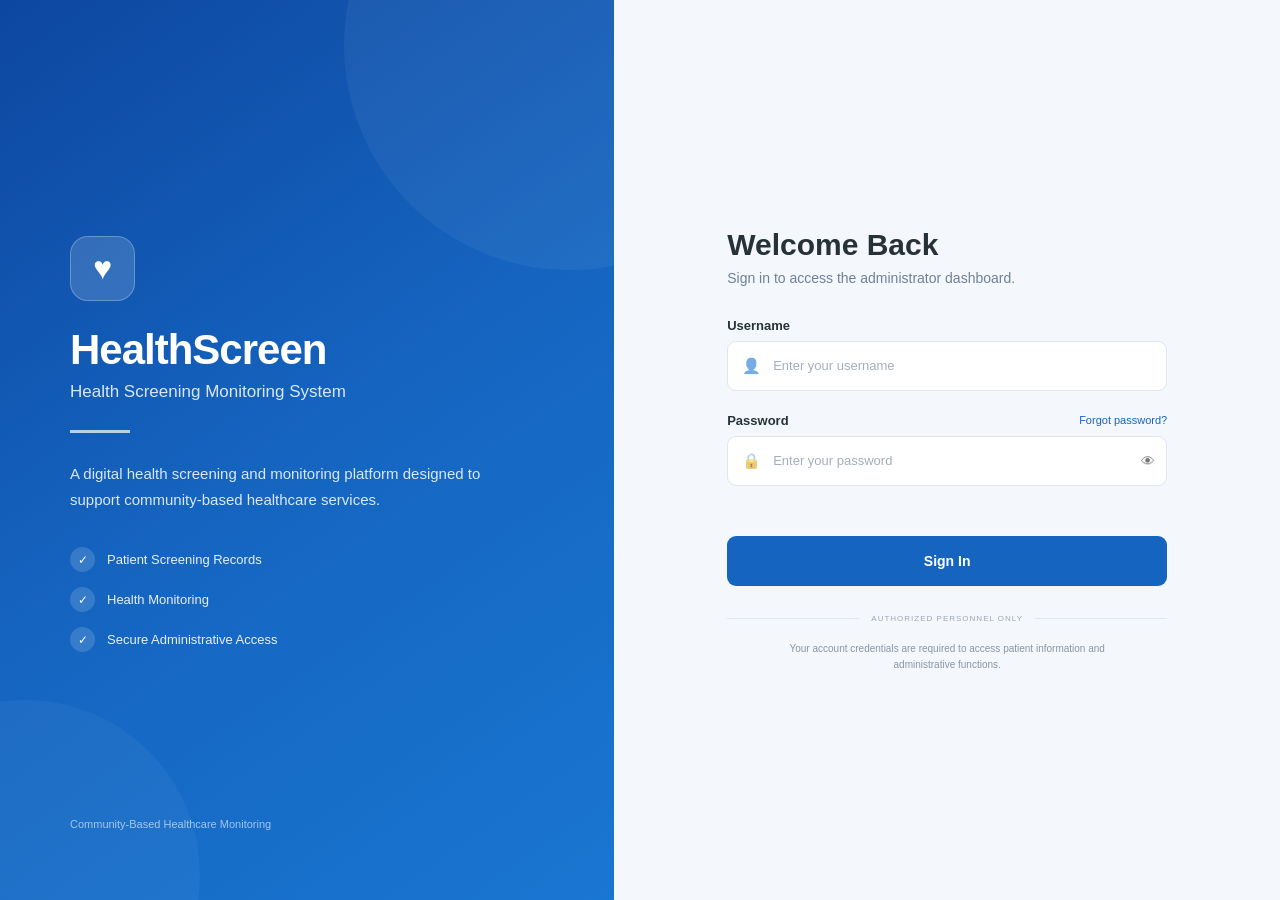
<file: index.html>
<!DOCTYPE html>
<html lang="en">

<head>
    <meta charset="UTF-8">
    <meta name="viewport" content="width=device-width, initial-scale=1.0">

    <title>Admin Login | HealthScreen</title>

    <link rel="stylesheet" href="css/login.css">
</head>

<body>

    <div class="login-page">

        <!-- LEFT SIDE -->
        <section class="login-brand">

            <div class="brand-content">

                <div class="brand-logo">
                    ♥
                </div>

                <h1>HealthScreen</h1>

                <p class="brand-subtitle">
                    Health Screening Monitoring System
                </p>

                <div class="brand-line"></div>

                <p class="brand-description">
                    A digital health screening and monitoring
                    platform designed to support community-based
                    healthcare services.
                </p>

                <div class="brand-features">

                    <div class="feature">
                        <span>✓</span>
                        <p>Patient Screening Records</p>
                    </div>

                    <div class="feature">
                        <span>✓</span>
                        <p>Health Monitoring</p>
                    </div>

                    <div class="feature">
                        <span>✓</span>
                        <p>Secure Administrative Access</p>
                    </div>

                </div>

            </div>

            <div class="brand-footer">
                Community-Based Healthcare Monitoring
            </div>

        </section>


        <!-- RIGHT SIDE -->
        <section class="login-section">

            <div class="login-card">

                <div class="mobile-logo">
                    ♥
                </div>

                <div class="login-heading">

                    <h2>Welcome Back</h2>

                    <p>
                        Sign in to access the administrator dashboard.
                    </p>

                </div>


                <!-- LOGIN FORM -->
                <form id="loginForm">

                    <div class="form-group">

                        <label for="username">
                            Username
                        </label>

                        <div class="input-wrapper">

                            <span class="input-icon">
                                👤
                            </span>

                            <input
                                type="text"
                                id="username"
                                placeholder="Enter your username"
                                autocomplete="username"
                                required
                            >

                        </div>

                    </div>


                    <div class="form-group">

                        <div class="password-label">

                            <label for="password">
                                Password
                            </label>

                            <a href="#">
                                Forgot password?
                            </a>

                        </div>

                        <div class="input-wrapper">

                            <span class="input-icon">
                                🔒
                            </span>

                            <input
                                type="password"
                                id="password"
                                placeholder="Enter your password"
                                autocomplete="current-password"
                                required
                            >

                            <button
                                type="button"
                                class="show-password"
                                id="showPassword"
                            >
                                👁
                            </button>

                        </div>

                    </div>


                    <!-- ERROR MESSAGE -->
                    <div
                        class="login-message"
                        id="loginMessage"
                    ></div>


                    <button
                        type="submit"
                        class="login-button"
                    >
                        Sign In
                    </button>


                    <div class="login-divider">
                        <span>AUTHORIZED PERSONNEL ONLY</span>
                    </div>


                    <p class="security-note">
                        Your account credentials are required to
                        access patient information and administrative
                        functions.
                    </p>

                </form>

            </div>

        </section>

    </div>


    <script>
    const loginForm = document.getElementById("loginForm");
    const loginMessage = document.getElementById("loginMessage");

    const usernameInput = document.getElementById("username");
    const passwordInput = document.getElementById("password");

    const showPasswordButton =
        document.getElementById("showPassword");


    loginForm.addEventListener("submit", function(event) {

        event.preventDefault();

        const username = usernameInput.value.trim();
        const password = passwordInput.value;

        loginMessage.textContent = "";


        if (username === "admin" && password === "admin123") {

            sessionStorage.setItem(
                "healthscreenAdmin",
                "true"
            );

            window.location.href = "dashboard.html";

        } else {

            loginMessage.textContent =
                "Invalid username or password.";

            passwordInput.value = "";
        }

    });


    showPasswordButton.addEventListener(
        "click",
        function() {

            if (passwordInput.type === "password") {

                passwordInput.type = "text";
                showPasswordButton.textContent = "🙈";

            } else {

                passwordInput.type = "password";
                showPasswordButton.textContent = "👁";

            }

        }
    );
</script>

</body>

</html>
</file>
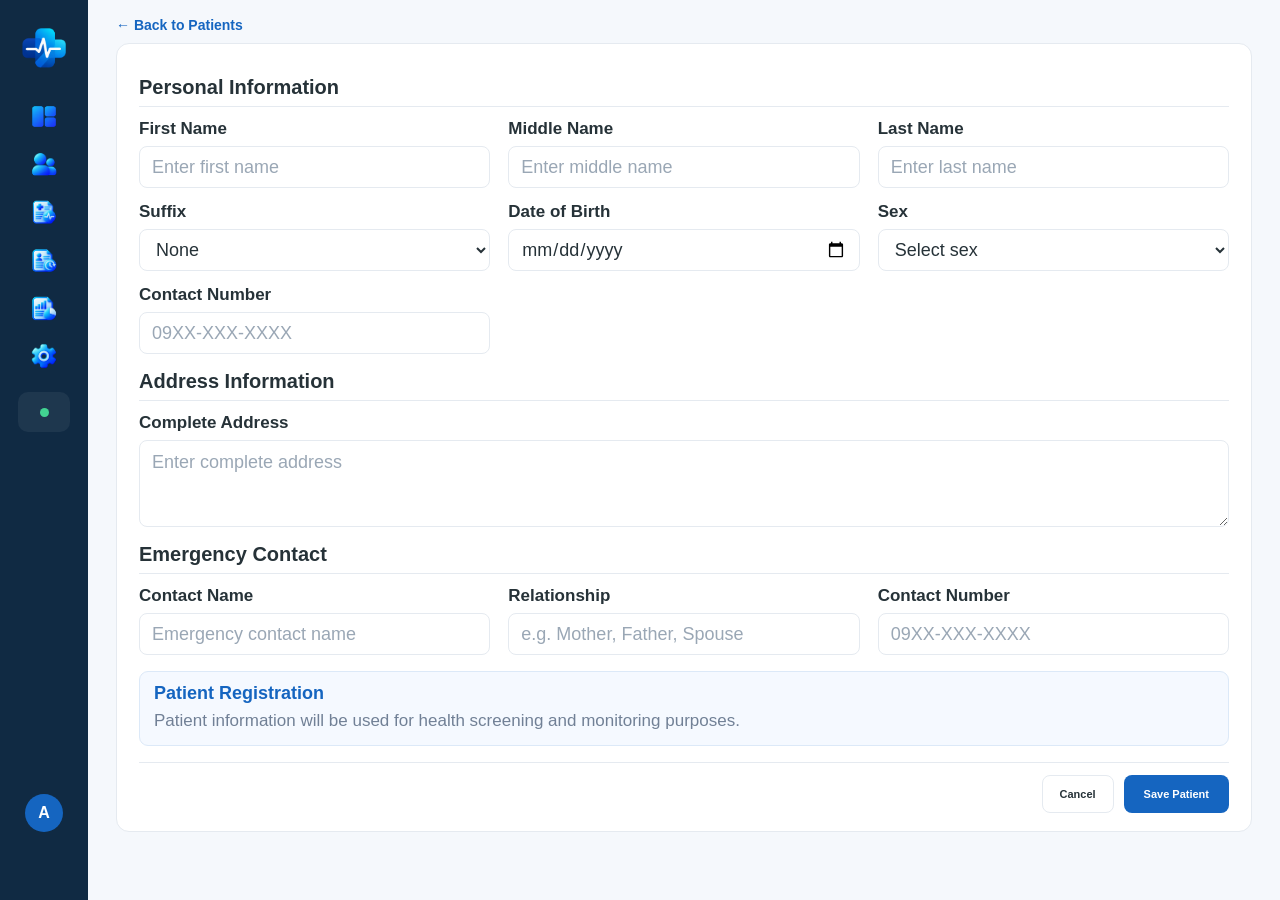
<file: add-patient.html>
<!DOCTYPE html>
<html lang="en">

<head>

    <meta charset="UTF-8">

    <meta
        name="viewport"
        content="width=device-width, initial-scale=1.0"
    >

    <title>Add Patient | HealthScreen</title>

    <link rel="stylesheet" href="css/style.css">

</head>


<body>

<div class="app">

    <!-- SIDEBAR -->

 <aside class="sidebar">

    <div class="logo-area">

        <img src="images/healthscreen-sidebar-logo-transparent.png"
             alt="HealthScreen"
             class="sidebar-logo-full">

        <img src="images/healthscreen-sidebar-icon-transparent.png"
             alt="HealthScreen"
             class="sidebar-logo-icon">

    </div>

    <nav class="navigation">

        <a href="dashboard.html" class="nav-item">
            <img src="images/dashboard-sidebar-icon.png"
                 alt="Dashboard"
                 class="nav-icon-image">
            <span>Dashboard</span>
        </a>

        <a href="patients.html" class="nav-item active">
            <img src="images/patients-sidebar-icon.png"
                 alt="Patients"
                 class="nav-icon-image">
            <span>Patients</span>
        </a>

        <a href="screening-records.html" class="nav-item">
            <img src="images/screening-records-sidebar-icon.png"
                 alt="Screening Records"
                 class="nav-icon-image">
            <span>Screening Records</span>
        </a>

        <a href="patient-history.html" class="nav-item">
            <img src="images/patient-history-sidebar-icon.png"
                 alt="Patient History"
                 class="nav-icon-image">
            <span>Patient History</span>
        </a>

        <a href="reports.html" class="nav-item">
            <img src="images/reports-sidebar-icon.png"
                 alt="Reports"
                 class="nav-icon-image">
            <span>Reports</span>
        </a>

        <a href="settings.html" class="nav-item">
            <img src="images/settings-sidebar-icon.png"
                 alt="Settings"
                 class="nav-icon-image">
            <span>Settings</span>
        </a>

    </nav>

    <div class="system-status">
        <span class="status-dot"></span>

        <div>
            <strong>System Online</strong>
            <small>All services operational</small>
        </div>
    </div>

    <div class="sidebar-bottom">

        <div class="admin-profile">

            <div class="profile-avatar" id="sidebarProfileAvatar">
                A
            </div>

            <div class="profile-info">
                <strong id="sidebarProfileName">Administrator</strong>
                <span>System Admin</span>
            </div>

        </div>

        <a href="index.html" class="logout">
            <span>⇥</span>
            Logout
        </a>

    </div>

</aside>

    <!-- MAIN CONTENT -->

    <main class="main-content">




        <!-- PAGE -->

        <section class="add-patient-page">


            <a
                href="patients.html"
                class="back-button"
            >
                ← Back to Patients
            </a>


            <!-- FORM -->

            <div class="profile-panel registration-panel">

                <div class="profile-panel-header">

                </div>


                <form id="patientForm">


                    <!-- PERSONAL INFORMATION -->

                    <div class="form-section-title">
                        Personal Information
                    </div>


                    <div class="form-grid">


                        <div class="form-group">

                            <label for="firstName">
                                First Name
                            </label>

                            <input
                                type="text"
                                id="firstName"
                                placeholder="Enter first name"
                                required
                            >

                        </div>


                        <div class="form-group">

                            <label for="middleName">
                                Middle Name
                            </label>

                            <input
                                type="text"
                                id="middleName"
                                placeholder="Enter middle name"
                            >

                        </div>


                        <div class="form-group">

                            <label for="lastName">
                                Last Name
                            </label>

                            <input
                                type="text"
                                id="lastName"
                                placeholder="Enter last name"
                                required
                            >

                        </div>


                        <div class="form-group">

                            <label for="suffix">
                                Suffix
                            </label>

                            <select id="suffix">

                                <option value="">
                                    None
                                </option>

                                <option value="Jr.">
                                    Jr.
                                </option>

                                <option value="Sr.">
                                    Sr.
                                </option>

                                <option value="II">
                                    II
                                </option>

                                <option value="III">
                                    III
                                </option>

                            </select>

                        </div>


                        <div class="form-group">

                            <label for="birthDate">
                                Date of Birth
                            </label>

                            <input
                                type="date"
                                id="birthDate"
                                required
                            >

                        </div>


                        <div class="form-group">

                            <label for="sex">
                                Sex
                            </label>

                            <select
                                id="sex"
                                required
                            >

                                <option value="">
                                    Select sex
                                </option>

                                <option value="Male">
                                    Male
                                </option>

                                <option value="Female">
                                    Female
                                </option>

                            </select>

                        </div>


                        <div class="form-group">

                            <label for="contact">
                                Contact Number
                            </label>

                            <input
                                type="tel"
                                id="contact"
                                placeholder="09XX-XXX-XXXX"
                            >

                        </div>


                    </div>


                    <!-- ADDRESS -->

                    <div class="form-section-title">
                        Address Information
                    </div>


                    <div class="form-grid">


                        <div class="form-group form-wide">

                            <label for="address">
                                Complete Address
                            </label>

                            <textarea
                                id="address"
                                rows="3"
                                placeholder="Enter complete address"
                                required
                            ></textarea>

                        </div>


                    </div>


                    <!-- EMERGENCY CONTACT -->

                    <div class="form-section-title">
                        Emergency Contact
                    </div>


                    <div class="form-grid">


                        <div class="form-group">

                            <label for="emergencyName">
                                Contact Name
                            </label>

                            <input
                                type="text"
                                id="emergencyName"
                                placeholder="Emergency contact name"
                            >

                        </div>


                        <div class="form-group">

                            <label for="emergencyRelation">
                                Relationship
                            </label>

                            <input
                                type="text"
                                id="emergencyRelation"
                                placeholder="e.g. Mother, Father, Spouse"
                            >

                        </div>


                        <div class="form-group">

                            <label for="emergencyNumber">
                                Contact Number
                            </label>

                            <input
                                type="tel"
                                id="emergencyNumber"
                                placeholder="09XX-XXX-XXXX"
                            >

                        </div>

                    </div>


                    <!-- NOTICE -->

                    <div class="registration-notice">

                        <strong>
                            Patient Registration
                        </strong>

                        <p>
                            Patient information will be used for health
                            screening and monitoring purposes.
                        </p>

                    </div>


                    <!-- BUTTONS -->

                    <div class="form-actions">

                        <a
                            href="patients.html"
                            class="cancel-button"
                        >
                            Cancel
                        </a>


                        <button
                            type="submit"
                            class="save-patient-button"
                        >
                            Save Patient
                        </button>

                    </div>


                </form>

            </div>

        </section>

    </main>

</div>
<!-- =====================================================
     ADD PATIENT MODAL
===================================================== -->

<div
    id="addPatientModal"
    class="add-patient-modal"
>

    <div class="save-modal">

        <div class="save-modal-icon">
            ✓
        </div>

        <h2 id="addPatientModalTitle">
            Save Patient?
        </h2>

        <p id="addPatientModalMessage">
            Are you sure you want to save this patient?
        </p>

        <div class="save-modal-actions">

            <button
                type="button"
                id="cancelAddPatient"
                class="modal-cancel-button"
            >
                Cancel
            </button>

            <button
                type="button"
                id="confirmAddPatient"
                class="modal-confirm-button"
            >
                Save Patient
            </button>

        </div>

    </div>

</div>

<script>

const patientForm =
    document.getElementById(
        "patientForm"
    );


const addPatientModal =
    document.getElementById(
        "addPatientModal"
    );


const cancelAddPatient =
    document.getElementById(
        "cancelAddPatient"
    );


const confirmAddPatient =
    document.getElementById(
        "confirmAddPatient"
    );


const addPatientModalTitle =
    document.getElementById(
        "addPatientModalTitle"
    );


const addPatientModalMessage =
    document.getElementById(
        "addPatientModalMessage"
    );


/* =====================================================
   PENDING PATIENT
===================================================== */

let pendingPatient = null;


/* =====================================================
   FORM SUBMIT
===================================================== */

patientForm.addEventListener(
    "submit",
    function(event) {

        event.preventDefault();


        /* =========================================
           GET FORM VALUES
        ========================================= */

        const firstName =
            document.getElementById(
                "firstName"
            ).value.trim();


        const middleName =
            document.getElementById(
                "middleName"
            ).value.trim();


        const lastName =
            document.getElementById(
                "lastName"
            ).value.trim();


        const suffix =
            document.getElementById(
                "suffix"
            ).value;


        const birthDate =
            document.getElementById(
                "birthDate"
            ).value;


        const sex =
            document.getElementById(
                "sex"
            ).value;


        const contact =
            document.getElementById(
                "contact"
            ).value.trim();


        const address =
            document.getElementById(
                "address"
            ).value.trim();


        const emergencyName =
            document.getElementById(
                "emergencyName"
            ).value.trim();


        const emergencyRelation =
            document.getElementById(
                "emergencyRelation"
            ).value.trim();


        const emergencyNumber =
            document.getElementById(
                "emergencyNumber"
            ).value.trim();


        /* =========================================
           CREATE FULL NAME
        ========================================= */

        const fullName =
            firstName +
            " " +
            (middleName
                ? middleName + " "
                : "") +
            lastName +
            (suffix
                ? " " + suffix
                : "");


        /* =========================================
           STORE PENDING DATA
        ========================================= */

        pendingPatient = {

            firstName:
                firstName,

            middleName:
                middleName,

            lastName:
                lastName,

            suffix:
                suffix,

            fullName:
                fullName,

            birthDate:
                birthDate,

            sex:
                sex,

            contact:
                contact,

            address:
                address,

            emergencyName:
                emergencyName,

            emergencyRelation:
                emergencyRelation,

            emergencyNumber:
                emergencyNumber

        };


        /* =========================================
           OPEN CONFIRMATION POPUP
        ========================================= */

        addPatientModalTitle.textContent =
            "Save Patient?";


        addPatientModalMessage.textContent =
            "Are you sure you want to register " +
            fullName +
            " as a new patient?";


        confirmAddPatient.style.display =
            "inline-block";


        cancelAddPatient.textContent =
            "Cancel";


        addPatientModal.classList.add(
            "show"
        );

    }
);


/* =====================================================
   CANCEL
===================================================== */

cancelAddPatient.addEventListener(
    "click",
    function() {

        addPatientModal.classList.remove(
            "show"
        );

        pendingPatient = null;

    }
);


/* =====================================================
   CONFIRM SAVE
===================================================== */

confirmAddPatient.addEventListener(
    "click",
    function() {

        if (!pendingPatient) {
            return;
        }


        /* =========================================
           GET EXISTING PATIENTS
        ========================================= */

        let registeredPatients =
            JSON.parse(
                localStorage.getItem(
                    "registeredPatients"
                )
            ) || [];


        /* =========================================
           GENERATE PATIENT ID
        ========================================= */

        let highestId =
            124;


        registeredPatients.forEach(
            function(patient) {

                const number =
                    parseInt(
                        patient.id.replace(
                            "PT-",
                            ""
                        )
                    );


                if (
                    !isNaN(number) &&
                    number > highestId
                ) {

                    highestId =
                        number;

                }

            }
        );


        const newPatientId =
            "PT-" +
            String(
                highestId + 1
            ).padStart(
                6,
                "0"
            );


        /* =========================================
           CREATE PATIENT OBJECT
        ========================================= */

        const patient = {

            id:
                newPatientId,

            initials:
                (
                    pendingPatient.firstName
                        .charAt(0) +

                    pendingPatient.lastName
                        .charAt(0)
                ).toUpperCase(),

            name:
                pendingPatient.fullName,

            firstName:
                pendingPatient.firstName,

            middleName:
                pendingPatient.middleName,

            lastName:
                pendingPatient.lastName,

            suffix:
                pendingPatient.suffix,

            birthDate:
                pendingPatient.birthDate,

            sex:
                pendingPatient.sex,

            contact:
                pendingPatient.contact,

            address:
                pendingPatient.address,

            emergencyName:
                pendingPatient.emergencyName,

            emergencyRelation:
                pendingPatient.emergencyRelation,

            emergencyNumber:
                pendingPatient.emergencyNumber,

            location:
                pendingPatient.address,

            status:
                "Not Yet Screened",

            createdAt:
                new Date().toISOString()

        };


        /* =========================================
           SAVE PATIENT
        ========================================= */

        registeredPatients.push(
            patient
        );


        localStorage.setItem(
            "registeredPatients",
            JSON.stringify(
                registeredPatients
            )
        );


        /* =========================================
           SHOW SUCCESS
        ========================================= */

        addPatientModalTitle.textContent =
            "Patient Registered";


        addPatientModalMessage.textContent =
            pendingPatient.fullName +
            " has been registered successfully.\n\n" +
            "Patient ID: " +
            newPatientId;


        confirmAddPatient.style.display =
            "none";


        cancelAddPatient.textContent =
            "Close";


        pendingPatient = null;

    }
);


/* =====================================================
   CLOSE SUCCESS POPUP
===================================================== */

cancelAddPatient.addEventListener(
    "click",
    function() {

        if (
            cancelAddPatient.textContent ===
            "Close"
        ) {

            window.location.href =
                "patients.html";

            return;

        }


        addPatientModal.classList.remove(
            "show"
        );

        pendingPatient = null;

    }
);
function loadAddPatientProfile() {

    const profile = JSON.parse(
        localStorage.getItem('healthScreenProfile')
    );

    if (!profile) return;

    const initials = profile.name
        .trim()
        .split(/\s+/)
        .map(function(word) {
            return word.charAt(0);
        })
        .join('')
        .substring(0, 2)
        .toUpperCase();

    const sidebarName =
        document.getElementById('sidebarProfileName');

    if (sidebarName) {
        sidebarName.textContent = profile.name;
    }

    const sidebarAvatar =
        document.getElementById('sidebarProfileAvatar');

    if (sidebarAvatar) {
        sidebarAvatar.textContent = initials;
    }
}

document.addEventListener(
    'DOMContentLoaded',
    loadAddPatientProfile
);
</script>


</body>

</html>
</file>
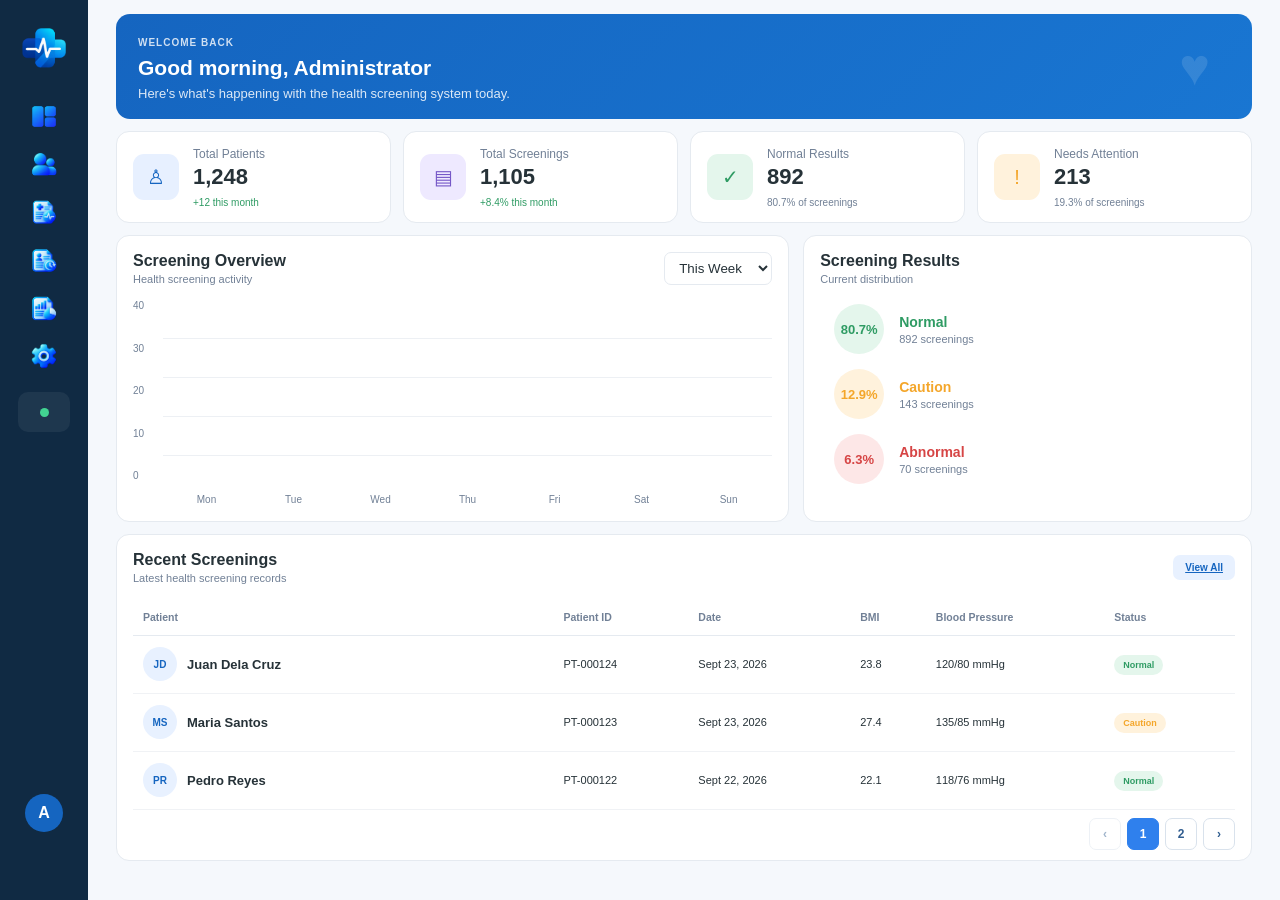
<file: dashboard.html>
<!DOCTYPE html>
<html lang="en">
<head>
    <meta charset="UTF-8">
    <meta name="viewport" content="width=device-width, initial-scale=1.0">
    <title>Health Screening System</title>

    <link rel="stylesheet" href="css/style.css">
</head>

<body>

    <div class="app">

        <!-- SIDEBAR -->
 <aside class="sidebar">

<div class="logo-area">

    <img
        src="images/healthscreen-sidebar-logo-transparent.png"
        alt="HealthScreen Admin Portal"
        class="sidebar-logo-full"
    >

    <img
        src="images/healthscreen-sidebar-icon-transparent.png"
        alt="HealthScreen"
        class="sidebar-logo-icon"
    >

</div>

   <nav class="navigation">

    <a href="dashboard.html" class="nav-item active">
        <img
            src="images/dashboard-sidebar-icon.png"
            alt="Dashboard"
            class="nav-icon-image"
        >
        <span>Dashboard</span>
    </a>

    <a href="patients.html" class="nav-item">
        <img
            src="images/patients-sidebar-icon.png"
            alt="Patients"
            class="nav-icon-image"
        >
        <span>Patients</span>
    </a>

    <a href="screening-records.html" class="nav-item">
        <img
            src="images/screening-records-sidebar-icon.png"
            alt="Screening Records"
            class="nav-icon-image"
        >
        <span>Screening Records</span>
    </a>

    <a href="patient-history.html" class="nav-item">
        <img
            src="images/patient-history-sidebar-icon.png"
            alt="Patient History"
            class="nav-icon-image"
        >
        <span>Patient History</span>
    </a>

    <a href="reports.html" class="nav-item">
        <img
            src="images/reports-sidebar-icon.png"
            alt="Reports"
            class="nav-icon-image"
        >
        <span>Reports</span>
    </a>

    <a href="settings.html" class="nav-item">
        <img
            src="images/settings-sidebar-icon.png"
            alt="Settings"
            class="nav-icon-image"
        >
        <span>Settings</span>
    </a>

</nav>

    <div class="system-status">
        <span class="status-dot"></span>
        <div>
            <strong>System Online</strong>
            <small>All services operational</small>
        </div>
    </div>

    <div class="sidebar-bottom">

 <div class="admin-profile">

        <div class="profile-avatar" id="sidebarProfileAvatar">
            A
        </div>

        <div class="profile-info">
            <strong id="sidebarProfileName">Administrator</strong>
            <span>System Admin</span>
        </div>

    </div>

    <a
        href="index.html"
        class="logout"
    >
        <span>⇥</span>
        Logout
    </a>

</div>

</aside>


        <!-- MAIN CONTENT -->
        <main class="main-content">


           


            <!-- DASHBOARD -->
            <section class="dashboard">

                <!-- WELCOME -->
                <div class="welcome-card">

                    <div>
                        <span class="welcome-label">WELCOME BACK</span>

                        <h2>Good morning, Administrator</h2>

                        <p>
                            Here's what's happening with the health
                            screening system today.
                        </p>
                    </div>

                    <div class="welcome-icon">
                        ♥
                    </div>

                </div>


                <!-- STATISTICS -->
                <div class="stats-grid">

                    <div class="stat-card">

                        <div class="stat-icon blue">
                            ♙
                        </div>

                        <div>
                            <span>Total Patients</span>
                            <h2 id="totalPatients">1,248</h2>
                            <small class="positive">+12 this month</small>
                        </div>

                    </div>


                    <div class="stat-card">

                        <div class="stat-icon purple">
                            ▤
                        </div>

                        <div>
                            <span>Total Screenings</span>
                            <h2 id="totalScreenings">1,105</h2>
                            <small class="positive">+8.4% this month</small>
                        </div>

                    </div>


                    <div class="stat-card">

                        <div class="stat-icon green">
                            ✓
                        </div>

                        <div>
                            <span>Normal Results</span>
                            <h2 id="normalResults">892</h2>
                            <small id="normalResultsPercent">80.7% of screenings</small>
                        </div>

                    </div>


                    <div class="stat-card">

                        <div class="stat-icon orange">
                            !
                        </div>

                        <div>
                            <span>Needs Attention</span>
                            <h2 id="needsAttention">213</h2>
                            <small id="needsAttentionPercent">19.3% of screenings</small>
                        </div>

                    </div>

                </div>


                <!-- CONTENT GRID -->
                <div class="content-grid">

                    <!-- SCREENING OVERVIEW -->
                    <div class="panel chart-panel">

                        <div class="panel-header">

                            <div>
                                <h3>Screening Overview</h3>
                                <p>Health screening activity</p>
                            </div>

                            <select id="chartRange">
                                <option value="week">This Week</option>
                                <option value="month">This Month</option>
                                <option value="year">This Year</option>
                            </select>

                        </div>

                        <div class="chart">

                            <div class="chart-y">
                                <span>40</span>
                                <span>30</span>
                                <span>20</span>
                                <span>10</span>
                                <span>0</span>
                            </div>

                            <div class="chart-area">

                                <div class="grid-line"></div>
                                <div class="grid-line"></div>
                                <div class="grid-line"></div>
                                <div class="grid-line"></div>

                                <div class="bars">

                                    <div class="bar-group">
                                        <div class="bar" id="barMon" style="height: 55%;"></div>
                                        <span id="label1">Mon</span>
                                    </div>

                                    <div class="bar-group">
                                        <div class="bar" id="barTue" style="height: 72%;"></div>
                                        <span id="label2">Tue</span>
                                    </div>

                                    <div class="bar-group">
                                        <div class="bar" id="barWed" style="height: 48%;"></div>
                                        <span id="label3">Wed</span>
                                    </div>

                                    <div class="bar-group">
                                        <div class="bar" id="barThu" style="height: 82%;"></div>
                                        <span id="label4">Thu</span>
                                    </div>

                                    <div class="bar-group">
                                        <div class="bar" id="barFri" style="height: 66%;"></div>
                                        <span id="label5">Fri</span>
                                    </div>

                                    <div class="bar-group">
                                        <div class="bar" id="barSat" style="height: 38%;"></div>
                                        <span id="label6">Sat</span>
                                    </div>

                                    <div class="bar-group">
                                        <div class="bar" id="barSun" style="height: 20%;"></div>
                                        <span id="label7">Sun</span>
                                    </div>

                                </div>

                            </div>

                        </div>

                    </div>


                    <!-- RESULT SUMMARY -->
                    <div class="panel">

                        <div class="panel-header">

                            <div>
                                <h3>Screening Results</h3>
                                <p>Current distribution</p>
                            </div>

                        </div>

                        <div class="result-summary">

                            <div class="result-item">
                                <div class="result-circle normal" id="normalPercentage">
                                    81%
                                </div>

                                <div>
                                    <strong>Normal</strong>
                                    <span id="normalPatients">892 screenings</span>
                                </div>
                            </div>

                            <div class="result-item">
                                <div class="result-circle caution" id="cautionPercentage">
                                    13%
                                </div>

                                <div>
                                    <strong>Caution</strong>
                                    <span id="cautionPatients">143 patients</span>
                                </div>
                            </div>


                            <div class="result-item">
                            <div class="result-circle abnormal" id="abnormalPercentage">
                                6%
                            </div>

                            <div>
                                <strong>Abnormal</strong>
                                <span id="abnormalPatients">70 screenings</span>
                            </div>
                        </div>

                        </div>

                    </div>

                </div>


                <!-- RECENT SCREENINGS -->
                <div class="panel recent-panel">

                    <div class="panel-header">

                        <div>
                            <h3>Recent Screenings</h3>
                            <p>Latest health screening records</p>
                        </div>

                        <a href="screening-records.html" class="view-button">
                        View All
                        </a>

                    </div>


                    <div class="table-container">

                        <table>

                            <thead>
                                <tr>
                                    <th>Patient</th>
                                    <th>Patient ID</th>
                                    <th>Date</th>
                                    <th>BMI</th>
                                    <th>Blood Pressure</th>
                                    <th>Status</th>
                                </tr>
                            </thead>

                            <tbody id="recentScreeningsTable">
                            </tbody>

                        </table>

                    </div>
                <div class="dashboard-pagination" id="dashboardPagination"></div>
                
                </div>

            </section>

        </main>

    </div>

<script>
document.addEventListener("DOMContentLoaded", function () {

    /* =========================================
       REGISTERED PATIENTS
       ========================================= */

    const registeredPatients =
        JSON.parse(localStorage.getItem("registeredPatients")) || [];


    /* =========================================
       SCREENING RECORDS
       ========================================= */

    const storedScreeningRecords =
        JSON.parse(localStorage.getItem("screeningRecords")) || [];


    /* =========================================
       BASELINE DEMO DATA
       ========================================= */

    const basePatients = 1248;
    const baseScreenings = 1105;
    const baseNormal = 892;
    const baseNeedsAttention = 213;


    /* =========================================
       TOTAL PATIENTS
       ========================================= */

    const totalPatients =
        basePatients + registeredPatients.length;


    /* =========================================
       TOTAL SCREENINGS
       ========================================= */

    const totalScreenings =
        baseScreenings + storedScreeningRecords.length;


    /* =========================================
       RESULT COUNTS
       ========================================= */

let normalResults = baseNormal;
let cautionResults = 143;
let abnormalResults = 70;


storedScreeningRecords.forEach(function (record) {

    if (record.status === "Normal") {
        normalResults++;
    }

    if (record.status === "Caution") {
        cautionResults++;
    }

    if (record.status === "Abnormal") {
        abnormalResults++;
    }

});


const needsAttention =
    cautionResults + abnormalResults;
const normalPercentage =
    totalScreenings > 0
        ? ((normalResults / totalScreenings) * 100).toFixed(1)
        : "0.0";

const needsAttentionPercentage =
    totalScreenings > 0
        ? ((needsAttention / totalScreenings) * 100).toFixed(1)
        : "0.0";

    /* =========================================
       UPDATE DASHBOARD
       ========================================= */

    document.getElementById("totalPatients").textContent =
        totalPatients.toLocaleString();

    document.getElementById("totalScreenings").textContent =
        totalScreenings.toLocaleString();

    document.getElementById("normalResults").textContent =
        normalResults.toLocaleString();

    document.getElementById("needsAttention").textContent =
        needsAttention.toLocaleString();

        document.getElementById("normalResultsPercent").textContent =
    normalPercentage + "% of screenings";

        document.getElementById("needsAttentionPercent").textContent =
    needsAttentionPercentage + "% of screenings";

        document.getElementById("normalPercentage").textContent =
    normalPercentage + "%";

        document.getElementById("normalPatients").textContent =
    normalResults.toLocaleString() + " screenings";

        document.getElementById("cautionPercentage").textContent =
            totalScreenings > 0
                ? ((cautionResults / totalScreenings) * 100).toFixed(1) + "%"
                : "0.0%";

        document.getElementById("cautionPatients").textContent =
            cautionResults.toLocaleString() + " screenings";


document.getElementById("abnormalPercentage").textContent =
    totalScreenings > 0
        ? ((abnormalResults / totalScreenings) * 100).toFixed(1) + "%"
        : "0.0%";

document.getElementById("abnormalPatients").textContent =
    abnormalResults.toLocaleString() + " screenings";
});
</script>
<script>

document.addEventListener(
    "DOMContentLoaded",
    function () {

        /* =========================================
           DEMO RECENT SCREENINGS
        ========================================= */

        const demoRecentScreenings = [

            {
                initials: "JD",
                name: "Juan Dela Cruz",
                id: "PT-000124",
                date: "Sept 23, 2026",
                time: "09:42 AM",
                bmi: "23.8",
                bp: "120/80 mmHg",
                status: "Normal"
            },

            {
                initials: "MS",
                name: "Maria Santos",
                id: "PT-000123",
                date: "Sept 23, 2026",
                time: "09:15 AM",
                bmi: "27.4",
                bp: "135/85 mmHg",
                status: "Caution"
            },

            {
                initials: "PR",
                name: "Pedro Reyes",
                id: "PT-000122",
                date: "Sept 22, 2026",
                time: "02:36 PM",
                bmi: "22.1",
                bp: "118/76 mmHg",
                status: "Normal"
            },

            {
                initials: "AC",
                name: "Ana Cruz",
                id: "PT-000121",
                date: "Sept 22, 2026",
                time: "10:21 AM",
                bmi: "30.2",
                bp: "145/92 mmHg",
                status: "Abnormal"
            },

            {
                initials: "CM",
                name: "Carlos Mendoza",
                id: "PT-000120",
                date: "Sept 21, 2026",
                time: "11:08 AM",
                bmi: "23.4",
                bp: "116/78 mmHg",
                status: "Normal"
            },

            {
                initials: "SG",
                name: "Sofia Garcia",
                id: "PT-000119",
                date: "Sept 20, 2026",
                time: "03:14 PM",
                bmi: "21.8",
                bp: "114/75 mmHg",
                status: "Normal"
            }

        ];


        /* =========================================
           SAVED SCREENING RECORDS
        ========================================= */

        const savedScreeningRecords =
            JSON.parse(
                localStorage.getItem(
                    "screeningRecords"
                )
            ) || [];


        const savedRecentScreenings =
            savedScreeningRecords.map(
                function (record) {

                    return {

                        initials:
                            record.initials || "",

                        name:
                            record.name || "Unknown",

                        id:
                            record.patientId || "—",

                        date:
                            record.date || "—",

                        time:
                            record.time || "—",

                        bmi:
                            record.bmi || "—",

                        bp:
                            record.bloodPressure || "—",

                        status:
                            record.status || "Normal"

                    };

                }
            );


        /* =========================================
           NORMALIZE DATE
        ========================================= */

        function normalizeDate(date) {

            return (date || "")
                .replace(
                    /^Sept /,
                    "September "
                )
                .trim();

        }


        /* =========================================
           CONVERT TO DATE/TIME
        ========================================= */

        function getRecordDateTime(record) {

            const normalizedDate =
                normalizeDate(
                    record.date
                );

            const parsed =
                new Date(
                    normalizedDate +
                    " " +
                    record.time
                );

            if (
                isNaN(
                    parsed.getTime()
                )
            ) {

                return 0;

            }

            return parsed.getTime();

        }


        /* =========================================
           CHECK DUPLICATE
        ========================================= */

        function isDuplicate(
            record,
            existingRecords
        ) {

            return existingRecords.some(
                function (existing) {

                    return (
                        existing.id ===
                            record.id

                        &&

                        normalizeDate(
                            existing.date
                        ) ===
                            normalizeDate(
                                record.date
                            )

                        &&

                        existing.time ===
                            record.time
                    );

                }
            );

        }


        /* =========================================
           COMBINE SAVED + DEMO RECORDS
        ========================================= */

        const recentScreenings = [

            ...savedRecentScreenings

        ];


        demoRecentScreenings.forEach(
            function (demoRecord) {

                if (
                    !isDuplicate(
                        demoRecord,
                        savedRecentScreenings
                    )
                ) {

                    recentScreenings.push(
                        demoRecord
                    );

                }

            }
        );


        /* =========================================
           SORT NEWEST FIRST
        ========================================= */

        recentScreenings.sort(
            function (a, b) {

                return (
                    getRecordDateTime(b)
                    -
                    getRecordDateTime(a)
                );

            }
        );


/* =========================================
   DASHBOARD PAGINATION
========================================= */

let currentDashboardPage = 1;
const dashboardRecordsPerPage = 3;

const totalDashboardPages =
    Math.ceil(
        recentScreenings.length /
        dashboardRecordsPerPage
    );

const dashboardStartIndex =
    (currentDashboardPage - 1) *
    dashboardRecordsPerPage;

const latestScreenings =
    recentScreenings.slice(
        dashboardStartIndex,
        dashboardStartIndex +
        dashboardRecordsPerPage
    );


        /* =========================================
           RENDER TABLE
        ========================================= */

        const table =
            document.getElementById(
                "recentScreeningsTable"
            );


        if (!table) {
            return;
        }


        if (
            latestScreenings.length === 0
        ) {

            table.innerHTML = `
                <tr>
                    <td
                        colspan="6"
                        style="
                            text-align:center;
                            padding:30px;
                            color:var(--muted);
                        "
                    >
                        No screening records found.
                    </td>
                </tr>
            `;

            return;

        }


        table.innerHTML =
            latestScreenings.map(
                function (record) {

                    let badgeClass =
                        "normal-badge";


                    if (
                        record.status ===
                        "Caution"
                    ) {

                        badgeClass =
                            "caution-badge";

                    }


                    if (
                        record.status ===
                        "Abnormal"
                    ) {

                        badgeClass =
                            "abnormal-badge";

                    }


                    return `
                        <tr>

                            <td>

                                <div class="patient">

                                    <div class="patient-avatar">
                                        ${record.initials}
                                    </div>

                                    <strong>

                                        <a
                                            href="patient-profile.html?id=${record.id}"
                                            class="recent-patient-link"
                                        >
                                            ${record.name}
                                        </a>

                                    </strong>

                                </div>

                            </td>

                            <td>
                                ${record.id}
                            </td>

                            <td>
                                ${record.date}
                            </td>

                            <td>
                                ${record.bmi}
                            </td>

                            <td>
                                ${record.bp}
                            </td>

                            <td>

                                <span
                                    class="badge ${badgeClass}"
                                >
                                    ${record.status}
                                </span>

                            </td>

                        </tr>
                    `;

                }
                    ).join("");


        /* =========================================
           DASHBOARD PAGINATION
        ========================================= */

        function renderDashboardPagination() {

            const pagination =
                document.getElementById(
                    "dashboardPagination"
                );

            if (!pagination) {
                return;
            }

            if (totalDashboardPages <= 1) {
                pagination.innerHTML = "";
                return;
            }

            let html = "";

            html += `
                <button
                    onclick="changeDashboardPage(${currentDashboardPage - 1})"
                    ${currentDashboardPage === 1 ? "disabled" : ""}
                >
                    ‹
                </button>
            `;

            for (
                let page = 1;
                page <= totalDashboardPages;
                page++
            ) {

                html += `
                    <button
                        class="${page === currentDashboardPage ? "page-active" : ""}"
                        onclick="changeDashboardPage(${page})"
                    >
                        ${page}
                    </button>
                `;

            }

            html += `
                <button
                    onclick="changeDashboardPage(${currentDashboardPage + 1})"
                    ${currentDashboardPage === totalDashboardPages ? "disabled" : ""}
                >
                    ›
                </button>
            `;

            pagination.innerHTML = html;
        }


        window.changeDashboardPage = function(page) {

            currentDashboardPage = page;

            const startIndex =
                (currentDashboardPage - 1) *
                dashboardRecordsPerPage;

            const pageRecords =
                recentScreenings.slice(
                    startIndex,
                    startIndex +
                    dashboardRecordsPerPage
                );

            table.innerHTML =
                pageRecords.map(
                    function (record) {

                        let badgeClass =
                            "normal-badge";

                        if (
                            record.status ===
                            "Caution"
                        ) {
                            badgeClass =
                                "caution-badge";
                        }

                        if (
                            record.status ===
                            "Abnormal"
                        ) {
                            badgeClass =
                                "abnormal-badge";
                        }

                        return `
                            <tr>

                                <td>

                                    <div class="patient">

                                        <div class="patient-avatar">
                                            ${record.initials}
                                        </div>

                                        <strong>
                                            <a
                                                href="patient-profile.html?id=${record.id}"
                                                class="recent-patient-link"
                                            >
                                                ${record.name}
                                            </a>
                                        </strong>

                                    </div>

                                </td>

                                <td>
                                    ${record.id}
                                </td>

                                <td>
                                    ${record.date}
                                </td>

                                <td>
                                    ${record.bmi}
                                </td>

                                <td>
                                    ${record.bp}
                                </td>

                                <td>

                                    <span
                                        class="badge ${badgeClass}"
                                    >
                                        ${record.status}
                                    </span>

                                </td>

                            </tr>
                        `;

                    }
                ).join("");

    renderDashboardPagination();
};


renderDashboardPagination();

    }

);

</script>
<script>

document.addEventListener(
    "DOMContentLoaded",
    function () {

        const chartRange =
            document.getElementById(
                "chartRange"
            );


        const barIds = [
            "barMon",
            "barTue",
            "barWed",
            "barThu",
            "barFri",
            "barSat",
            "barSun"
        ];


        const labelIds = [
            "label1",
            "label2",
            "label3",
            "label4",
            "label5",
            "label6",
            "label7"
        ];


        /* =========================================
           DEMO SCREENING RECORDS
        ========================================= */

        const demoRecords = [

            {
                date: "September 23, 2026",
                time: "09:42 AM"
            },

            {
                date: "September 23, 2026",
                time: "09:15 AM"
            },

            {
                date: "September 22, 2026",
                time: "02:36 PM"
            },

            {
                date: "September 22, 2026",
                time: "10:21 AM"
            },

            {
                date: "September 21, 2026",
                time: "11:08 AM"
            },

            {
                date: "September 20, 2026",
                time: "03:14 PM"
            }

        ];


        /* =========================================
           LOAD SAVED RECORDS
        ========================================= */

        const savedRecords =
            JSON.parse(
                localStorage.getItem(
                    "screeningRecords"
                )
            ) || [];


        const convertedSavedRecords =
            savedRecords.map(
                function (record) {

                    return {
                        date:
                            record.date || "",

                        time:
                            record.time || "",

                        patientId:
                            record.patientId || ""
                    };

                }
            );


        /* =========================================
           NORMALIZE DATE
        ========================================= */

        function normalizeDate(
            date
        ) {

            return (
                date || ""
            )
            .replace(
                /^Sept /,
                "September "
            )
            .trim();

        }


        /* =========================================
           GET DATE OBJECT
        ========================================= */

        function getDate(
            record
        ) {

            const parsed =
                new Date(
                    normalizeDate(
                        record.date
                    ) +
                    " " +
                    record.time
                );

            return parsed;

        }


        /* =========================================
           REMOVE DUPLICATES
        ========================================= */

        const allRecords = [
            ...convertedSavedRecords
        ];


        demoRecords.forEach(
            function (demoRecord) {

                const duplicate =
                    allRecords.some(
                        function (savedRecord) {

                            return (
                                normalizeDate(
                                    savedRecord.date
                                ) ===
                                normalizeDate(
                                    demoRecord.date
                                )

                                &&

                                savedRecord.time ===
                                demoRecord.time
                            );

                        }
                    );


                if (!duplicate) {

                    allRecords.push(
                        demoRecord
                    );

                }

            }
        );


        /* =========================================
           UPDATE CHART
        ========================================= */

        function updateChart(
            labels,
            values
        ) {

            const maxValue =
                Math.max(
                    ...values,
                    1
                );


            for (
                let i = 0;
                i < 7;
                i++
            ) {

                const bar =
                    document.getElementById(
                        barIds[i]
                    );

                const label =
                    document.getElementById(
                        labelIds[i]
                    );


                if (
                    !bar ||
                    !label
                ) {
                    continue;
                }


                label.textContent =
                    labels[i] || "";


                const barGroup =
                    bar.parentElement;


                barGroup.style.display =
                    labels[i]
                        ? "flex"
                        : "none";


                if (
                    labels[i]
                ) {

                    const percentage =
                        values[i] === 0
                            ? 0
                            : (
                                values[i] /
                                maxValue
                              ) * 100;


                    bar.style.height =
                        percentage + "%";

                }
                else {

                    bar.style.height =
                        "0%";

                }

            }

        }


        /* =========================================
           THIS WEEK
        ========================================= */

        function showWeek() {

            const today =
                new Date();


            today.setHours(
                0,
                0,
                0,
                0
            );


            const day =
                today.getDay();


            const difference =
                day === 0
                    ? -6
                    : 1 - day;


            const monday =
                new Date(
                    today
                );


            monday.setDate(
                today.getDate() +
                difference
            );


            const labels = [
                "Mon",
                "Tue",
                "Wed",
                "Thu",
                "Fri",
                "Sat",
                "Sun"
            ];


            const values = [
                0,
                0,
                0,
                0,
                0,
                0,
                0
            ];


            allRecords.forEach(
                function (record) {

                    const recordDate =
                        getDate(
                            record
                        );


                    if (
                        isNaN(
                            recordDate.getTime()
                        )
                    ) {
                        return;
                    }


                    recordDate.setHours(
                        0,
                        0,
                        0,
                        0
                    );


                    const difference =
                        Math.floor(
                            (
                                recordDate -
                                monday
                            ) /
                            (
                                1000 *
                                60 *
                                60 *
                                24
                            )
                        );


                    if (
                        difference >= 0 &&
                        difference < 7
                    ) {

                        values[
                            difference
                        ]++;

                    }

                }
            );


            updateChart(
                labels,
                values
            );

        }


        /* =========================================
           THIS MONTH
        ========================================= */

        function showMonth() {

            const today =
                new Date();


            const year =
                today.getFullYear();


            const month =
                today.getMonth();


            const labels = [
                "W1",
                "W2",
                "W3",
                "W4",
                "W5"
            ];


            const values = [
                0,
                0,
                0,
                0,
                0
            ];


            allRecords.forEach(
                function (record) {

                    const recordDate =
                        getDate(
                            record
                        );


                    if (
                        isNaN(
                            recordDate.getTime()
                        )
                    ) {
                        return;
                    }


                    if (
                        recordDate.getFullYear()
                            !== year
                        ||
                        recordDate.getMonth()
                            !== month
                    ) {
                        return;
                    }


                    const date =
                        recordDate.getDate();


                    let weekIndex =
                        Math.floor(
                            (
                                date - 1
                            ) / 7
                        );


                    if (
                        weekIndex > 4
                    ) {
                        weekIndex = 4;
                    }


                    values[
                        weekIndex
                    ]++;

                }
            );


            updateChart(
                labels,
                values
            );

        }


        /* =========================================
           THIS YEAR
        ========================================= */

        function showYear() {

            const today =
                new Date();


            const currentYear =
                today.getFullYear();


            const labels = [];


            const values = [];


            for (
                let i = 6;
                i >= 0;
                i--
            ) {

                const monthDate =
                    new Date(
                        currentYear,
                        today.getMonth() - i,
                        1
                    );


                labels.push(
                    monthDate.toLocaleString(
                        "en-US",
                        {
                            month:
                                "short"
                        }
                    )
                );


                values.push(0);

            }


            allRecords.forEach(
                function (record) {

                    const recordDate =
                        getDate(
                            record
                        );


                    if (
                        isNaN(
                            recordDate.getTime()
                        )
                    ) {
                        return;
                    }


                    if (
                        recordDate.getFullYear()
                            !== currentYear
                    ) {
                        return;
                    }


                    const monthDifference =
                        (
                            today.getFullYear()
                            -
                            recordDate.getFullYear()
                        ) * 12
                        +
                        (
                            today.getMonth()
                            -
                            recordDate.getMonth()
                        );


                    if (
                        monthDifference >= 0 &&
                        monthDifference <= 6
                    ) {

                        const index =
                            6 -
                            monthDifference;


                        values[
                            index
                        ]++;

                    }

                }
            );


            updateChart(
                labels,
                values
            );

        }


        /* =========================================
           RANGE SELECTOR
        ========================================= */

        function updateSelectedRange() {

            if (
                chartRange.value ===
                "week"
            ) {

                showWeek();

            }

            else if (
                chartRange.value ===
                "month"
            ) {

                showMonth();

            }

            else if (
                chartRange.value ===
                "year"
            ) {

                showYear();

            }

        }


        if (chartRange) {

            chartRange.addEventListener(
                "change",
                updateSelectedRange
            );


            updateSelectedRange();

        }

    }

);

</script>

<script>

/* =========================================================
   LOAD SETTINGS
========================================================= */

function getHealthScreenSettings() {

    const savedSettings =
        localStorage.getItem('healthScreenSettings');

    if (!savedSettings) {
        return {
            kioskName: 'Health Screening Monitoring System',
            syncInterval: '30',
            autoRefresh: true,
            autoSync: true
        };
    }

    return JSON.parse(savedSettings);
}


/* =========================================================
   APPLY KIOSK NAME
========================================================= */

function applyKioskName() {

    const settings =
        getHealthScreenSettings();

    document.title =
        settings.kioskName + ' | Dashboard';
}


/* =========================================================
   AUTO SYNC
========================================================= */

function performAutoSync() {

    const settings =
        getHealthScreenSettings();

    if (!settings.autoSync) {
        return;
    }

    /*
       Frontend prototype:
       record the latest local synchronization time.
       Firebase synchronization will be connected later.
    */

    localStorage.setItem(
        'healthScreenLastSync',
        new Date().toLocaleString()
    );
}


/* =========================================================
   AUTO REFRESH
========================================================= */

function startAutoRefresh() {

    const settings =
        getHealthScreenSettings();

    if (!settings.autoRefresh) {
        return;
    }

    const interval =
        parseInt(settings.syncInterval, 10) * 1000;

    if (!interval || interval <= 0) {
        return;
    }

    setTimeout(function () {

        performAutoSync();

        location.reload();

    }, interval);
}


/* =========================================================
   INITIALIZE DASHBOARD SETTINGS
========================================================= */

document.addEventListener(
    'DOMContentLoaded',
    function () {

        applyKioskName();

        performAutoSync();

        startAutoRefresh();

    }
);

</script>
<!-- DASHBOARD NOTIFICATION TOAST -->

<div id="dashboardToast" class="dashboard-toast">

    <div class="dashboard-toast-icon" id="dashboardToastIcon">
        !
    </div>

    <div class="dashboard-toast-content">
        <strong id="dashboardToastTitle">
            Notification
        </strong>

        <span id="dashboardToastMessage">
            New notification
        </span>
    </div>

    <button
        type="button"
        class="dashboard-toast-close"
        onclick="hideDashboardToast()"
    >
        ×
    </button>

</div>

<script>

/* =========================================================
   DASHBOARD NOTIFICATIONS
========================================================= */

function getDashboardSettings() {

    return JSON.parse(
        localStorage.getItem('healthScreenSettings')
    ) || {
        notifyNewScreening: true,
        notifyAbnormalResult: true,
        notifySystemOffline: true
    };
}


/* SHOW TOAST */

function showDashboardToast(title, message, type) {

    const toast =
        document.getElementById('dashboardToast');

    const icon =
        document.getElementById('dashboardToastIcon');

    const titleElement =
        document.getElementById('dashboardToastTitle');

    const messageElement =
        document.getElementById('dashboardToastMessage');

    if (!toast || !icon || !titleElement || !messageElement) {
        return;
    }

    titleElement.textContent = title;
    messageElement.textContent = message;

    icon.textContent =
        type === 'abnormal' ? '!' : '✓';

    toast.classList.add('show');

    clearTimeout(window.dashboardToastTimer);

    window.dashboardToastTimer =
        setTimeout(function () {
            hideDashboardToast();
        }, 6000);
}


/* HIDE TOAST */

function hideDashboardToast() {

    const toast =
        document.getElementById('dashboardToast');

    if (toast) {
        toast.classList.remove('show');
    }
}


/* CHECK SCREENING NOTIFICATIONS */

function checkScreeningNotifications() {

    const settings =
        getDashboardSettings();

    const records =
        JSON.parse(
            localStorage.getItem('screeningRecords')
        ) || [];

    if (records.length === 0) {
        return;
    }

    const latestRecord =
        records[records.length - 1];

    const recordKey =
        latestRecord.patientId +
        '|' +
        latestRecord.date +
        '|' +
        latestRecord.time;


    const lastNotified =
        localStorage.getItem(
            'healthScreenLastNotifiedScreening'
        );


    /* Don't notify repeatedly for the same record */

    if (lastNotified === recordKey) {
        return;
    }


    /* Save as seen */

    localStorage.setItem(
        'healthScreenLastNotifiedScreening',
        recordKey
    );


    /* ABNORMAL ALERT */

    if (
        latestRecord.status === 'Abnormal' &&
        settings.notifyAbnormalResult
    ) {

        showDashboardToast(
            'Abnormal Result Alert',
            'A new screening record has been marked as abnormal.',
            'abnormal'
        );

        return;
    }


    /* NEW SCREENING ALERT */

    if (settings.notifyNewScreening) {

        showDashboardToast(
            'New Screening Record',
            'A new health screening record has been added.',
            'normal'
        );

    }

}

/* =========================================================
   SYSTEM OFFLINE ALERT
========================================================= */

function checkSystemOffline() {

    const settings = getDashboardSettings();

    if (
        !settings.notifySystemOffline ||
        navigator.onLine
    ) {
        return;
    }

    showDashboardToast(
        'System Offline',
        'The health screening system has lost its network connection.',
        'abnormal'
    );
}


/* NETWORK CONNECTION LOST */

window.addEventListener('offline', function () {

    const settings = getDashboardSettings();

    if (!settings.notifySystemOffline) {
        return;
    }

    showDashboardToast(
        'System Offline',
        'The health screening system has lost its network connection.',
        'abnormal'
    );

});


/* NETWORK CONNECTION RESTORED */

window.addEventListener('online', function () {

    const settings = getDashboardSettings();

    if (!settings.notifySystemOffline) {
        return;
    }

    showDashboardToast(
        'System Online',
        'The network connection has been restored.',
        'normal'
    );

});

document.addEventListener(
    'DOMContentLoaded',
    function () {

        checkScreeningNotifications();
        checkSystemOffline();

    }
);

</script>
<script>

function loadDashboardProfile() {

    const profile = JSON.parse(
        localStorage.getItem('healthScreenProfile')
    );

    if (!profile) {
        return;
    }

    const initials = profile.name
        .trim()
        .split(/\s+/)
        .map(function (word) {
            return word.charAt(0);
        })
        .join('')
        .substring(0, 2)
        .toUpperCase();


    const sidebarName =
        document.getElementById('sidebarProfileName');

    if (sidebarName) {
        sidebarName.textContent = profile.name;
    }


    const sidebarAvatar =
        document.getElementById('sidebarProfileAvatar');

    if (sidebarAvatar) {
        sidebarAvatar.textContent = initials;
    }




}


document.addEventListener(
    'DOMContentLoaded',
    loadDashboardProfile
);

</script>
</body>
</html>
</file>
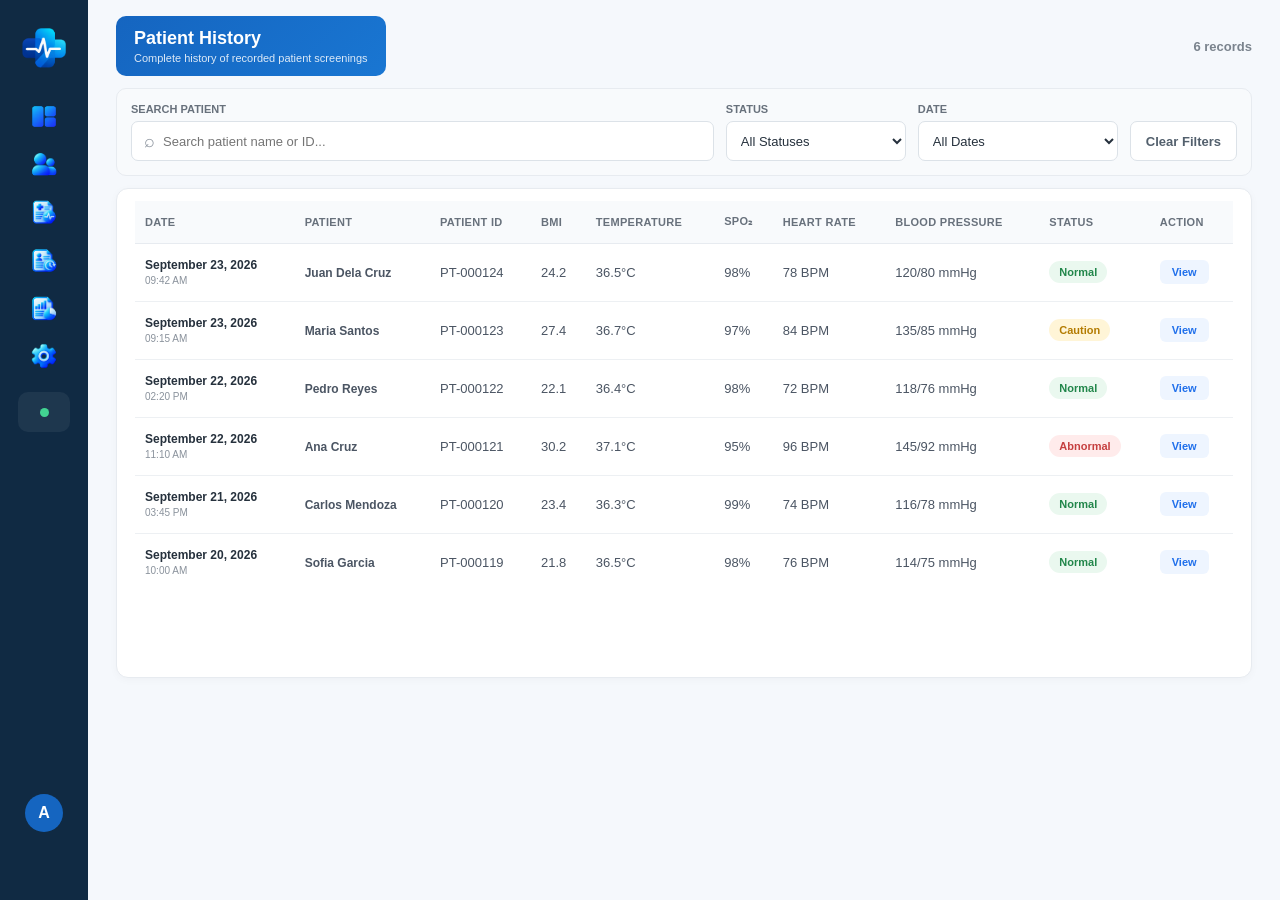
<file: patient-history.html>
<!DOCTYPE html>
<html lang="en">

<head>

    <meta charset="UTF-8">

    <meta
        name="viewport"
        content="width=device-width, initial-scale=1.0"
    >

    <title>Patient History | HealthScreen</title>

    <link
        rel="stylesheet"
        href="css/style.css"
    >

</head>


<body>

<div class="app">


    <!-- ==========================================
         SIDEBAR
    =========================================== -->

  <aside class="sidebar">

<div class="logo-area">
    <img src="images/healthscreen-sidebar-logo-transparent.png"
         alt="HealthScreen"
         class="sidebar-logo-full">

    <img src="images/healthscreen-sidebar-icon-transparent.png"
         alt="HealthScreen"
         class="sidebar-logo-icon">
</div>

 <nav class="navigation">

    <a href="dashboard.html" class="nav-item">
        <img src="images/dashboard-sidebar-icon.png"
             alt="Dashboard"
             class="nav-icon-image">
        <span>Dashboard</span>
    </a>

    <a href="patients.html" class="nav-item">
        <img src="images/patients-sidebar-icon.png"
             alt="Patients"
             class="nav-icon-image">
        <span>Patients</span>
    </a>

    <a href="screening-records.html" class="nav-item">
        <img src="images/screening-records-sidebar-icon.png"
             alt="Screening Records"
             class="nav-icon-image">
        <span>Screening Records</span>
    </a>

    <a href="patient-history.html" class="nav-item active">
        <img src="images/patient-history-sidebar-icon.png"
             alt="Patient History"
             class="nav-icon-image">
        <span>Patient History</span>
    </a>

    <a href="reports.html" class="nav-item">
        <img src="images/reports-sidebar-icon.png"
             alt="Reports"
             class="nav-icon-image">
        <span>Reports</span>
    </a>

    <a href="settings.html" class="nav-item">
        <img src="images/settings-sidebar-icon.png"
             alt="Settings"
             class="nav-icon-image">
        <span>Settings</span>
    </a>

</nav>

    <div class="system-status">
        <span class="status-dot"></span>
        <div>
            <strong>System Online</strong>
            <small>All services operational</small>
        </div>
    </div>

<div class="sidebar-bottom">

    <div class="admin-profile">
        <div class="profile-avatar" id="sidebarProfileAvatar">A</div>

        <div class="profile-info">
            <strong id="sidebarProfileName">Administrator</strong>
            <span>System Admin</span>
        </div>
    </div>

    <a href="index.html" class="logout">
        <span>⇥</span>
        Logout
    </a>

</div>

</aside>



    <!-- ==========================================
         MAIN CONTENT
    =========================================== -->

    <main class="main-content">




        <!-- PAGE CONTENT -->

        <section class="page-content patient-history-page">


            <!-- PAGE HEADER -->

            <div class="page-header">

                <div>

                    <h2>Patient History</h2>

                    <p>
                        Complete history of recorded patient screenings
                    </p>

                </div>


                <span
                    class="history-results-count"
                    id="historyResultsCount"
                >
                    0 records
                </span>

            </div>



            <!-- FILTERS -->

            <div class="history-filter-panel">


                <div class="history-filter-group history-search-group">

                    <label for="historySearch">
                        Search Patient
                    </label>


                    <div class="history-search-box">

                        <span>
                            ⌕
                        </span>

                        <input
                            type="text"
                            id="historySearch"
                            placeholder="Search patient name or ID..."
                        >

                    </div>

                </div>



                <div class="history-filter-group">

                    <label for="historyStatus">
                        Status
                    </label>

                    <select id="historyStatus" onchange="loadPatientHistory()">

                    <option value="All">
                        All Statuses
                    </option>

                    <option value="Normal">
                        Normal
                    </option>

                    <option value="Caution">
                        Caution
                    </option>

                    <option value="Abnormal">
                        Abnormal
                    </option>

                </select>
                </div>



                <div class="history-filter-group">

                    <label for="historyDate">
                        Date
                    </label>

                    <select id="historyDate" onchange="loadPatientHistory()">

                        <option value="All">
                            All Dates
                        </option>

                        <option value="September 23, 2026">
                            September 23, 2026
                        </option>

                        <option value="September 22, 2026">
                            September 22, 2026
                        </option>

                        <option value="September 21, 2026">
                            September 21, 2026
                        </option>

                        <option value="September 20, 2026">
                            September 20, 2026
                        </option>

                    </select>

                </div>



                <button
                    type="button"
                    class="clear-history-filters"
                    onclick="clearHistoryFilters()"
                >
                    Clear Filters
                </button>


            </div>



            <!-- HISTORY TABLE -->

            <div class="history-panel">


                <div class="history-table-wrapper">


                    <table class="history-table">


                        <thead>

                            <tr>

                                <th>
                                    Date
                                </th>

                                <th>
                                    Patient
                                </th>

                                <th>
                                    Patient ID
                                </th>

                                <th>
                                    BMI
                                </th>

                                <th>
                                    Temperature
                                </th>

                                <th>
                                    SpO₂
                                </th>

                                <th>
                                    Heart Rate
                                </th>

                                <th>
                                    Blood Pressure
                                </th>

                                <th>
                                    Status
                                </th>

                                <th>
                                    Action
                                </th>

                            </tr>

                        </thead>


                        <tbody id="historyTableBody">
                        </tbody>


                    </table>


                </div>


            </div>

            <div class="history-pagination" id="historyPagination"></div>

        </section>


    </main>


</div>



<script>


/* =====================================================
   SCREENING HISTORY DATA
===================================================== */

const patientHistoryRecords = [

    {
        date: "September 23, 2026",
        time: "09:42 AM",
        name: "Juan Dela Cruz",
        id: "PT-000124",
        bmi: "24.2",
        temperature: "36.5°C",
        spo2: "98%",
        heartRate: "78 BPM",
        bp: "120/80 mmHg",
        status: "Normal"
    },

    {
        date: "September 23, 2026",
        time: "09:15 AM",
        name: "Maria Santos",
        id: "PT-000123",
        bmi: "27.4",
        temperature: "36.7°C",
        spo2: "97%",
        heartRate: "84 BPM",
        bp: "135/85 mmHg",
        status: "Caution"
    },

    {
        date: "September 22, 2026",
        time: "02:20 PM",
        name: "Pedro Reyes",
        id: "PT-000122",
        bmi: "22.1",
        temperature: "36.4°C",
        spo2: "98%",
        heartRate: "72 BPM",
        bp: "118/76 mmHg",
        status: "Normal"
    },

    {
        date: "September 22, 2026",
        time: "11:10 AM",
        name: "Ana Cruz",
        id: "PT-000121",
        bmi: "30.2",
        temperature: "37.1°C",
        spo2: "95%",
        heartRate: "96 BPM",
        bp: "145/92 mmHg",
        status: "Abnormal"
    },

    {
        date: "September 21, 2026",
        time: "03:45 PM",
        name: "Carlos Mendoza",
        id: "PT-000120",
        bmi: "23.4",
        temperature: "36.3°C",
        spo2: "99%",
        heartRate: "74 BPM",
        bp: "116/78 mmHg",
        status: "Normal"
    },

    {
        date: "September 20, 2026",
        time: "10:00 AM",
        name: "Sofia Garcia",
        id: "PT-000119",
        bmi: "21.8",
        temperature: "36.5°C",
        spo2: "98%",
        heartRate: "76 BPM",
        bp: "114/75 mmHg",
        status: "Normal"
    }

];

/* =====================================================
   LOAD HISTORY TABLE
===================================================== */
let currentHistoryPage = 1;
const historyRecordsPerPage = 9;
function loadPatientHistory(resetPage = true) {

    if (resetPage) {
        currentHistoryPage = 1;
    }

    const tableBody =
        document.getElementById(
            "historyTableBody"
        );


    const searchValue =
        document
            .getElementById("historySearch")
            .value
            .toLowerCase()
            .trim();


    const statusValue =
        document.getElementById(
            "historyStatus"
        ).value;


    const dateValue =
        document.getElementById(
            "historyDate"
        ).value;


    /* =================================================
       LOAD SAVED SCREENING RECORDS
    ================================================= */

    const savedRecords =
        JSON.parse(
            localStorage.getItem("screeningRecords")
        ) || [];


    /* =================================================
       CONVERT SAVED RECORDS
    ================================================= */

    const convertedSavedRecords =
        savedRecords.map(function (record) {

            const normalizedDate =
                (record.date || "")
                    .replace(
                        /^Sept /,
                        "September "
                    );


            return {

                date:
                    normalizedDate,

                time:
                    record.time || "—",

                name:
                    record.name || "Unknown",

                id:
                    record.patientId || "—",

                bmi:
                    record.bmi || "—",

                temperature:
                    record.temperature || "—",

                spo2:
                    record.spo2 || "—",

                heartRate:
                    record.heartRate || "—",

                bp:
                record.bloodPressure
                    ? (
                        record.bloodPressure.includes("mmHg")
                            ? record.bloodPressure
                            : record.bloodPressure + " mmHg"
                    )
                    : "—",

                status:
                    record.status || "Normal"

            };

        });


    /* =================================================
       COMBINE EXISTING + SAVED RECORDS
    ================================================= */

    const allHistoryRecords = [
        ...patientHistoryRecords
    ];


    convertedSavedRecords.forEach(
        function (savedRecord) {

            const duplicate =
                allHistoryRecords.some(
                    function (existingRecord) {

                        return (
                            existingRecord.id ===
                                savedRecord.id

                            &&

                            existingRecord.date ===
                                savedRecord.date

                            &&

                            existingRecord.time ===
                                savedRecord.time
                        );

                    }
                );


            if (!duplicate) {

                allHistoryRecords.push(
                    savedRecord
                );

            }

        }
    );


    /* =================================================
       FILTER RECORDS
    ================================================= */

    const filteredRecords =
        allHistoryRecords.filter(
            function (record) {


                const matchesSearch =
                    record.name
                        .toLowerCase()
                        .includes(searchValue)

                    ||

                    record.id
                        .toLowerCase()
                        .includes(searchValue);


                const matchesStatus =
                    statusValue === "All"

                    ||

                    record.status ===
                        statusValue;


                const matchesDate =
                    dateValue === "All"

                    ||

                    record.date ===
                        dateValue;


                return (
                    matchesSearch
                    &&
                    matchesStatus
                    &&
                    matchesDate
                );

            }
        );


    /* =================================================
       CLEAR TABLE
    ================================================= */

    tableBody.innerHTML = "";


 /* =================================================
   RENDER PAGINATED RECORDS
================================================= */

const totalPages =
    Math.ceil(
        filteredRecords.length /
        historyRecordsPerPage
    );

if (currentHistoryPage > totalPages && totalPages > 0) {
    currentHistoryPage = totalPages;
}

const startIndex =
    (currentHistoryPage - 1) *
    historyRecordsPerPage;

const endIndex =
    startIndex +
    historyRecordsPerPage;

const pageRecords =
    filteredRecords.slice(
        startIndex,
        endIndex
    );

pageRecords.forEach(
    function (record) {

        let statusClass =
            "normal";

        if (
            record.status ===
            "Caution"
        ) {
            statusClass =
                "caution";
        }

        if (
            record.status ===
            "Abnormal"
        ) {
            statusClass =
                "abnormal";
        }

        const row =
            document.createElement(
                "tr"
            );

        row.innerHTML = `

            <td>
                <div class="history-date">
                    <strong>
                        ${record.date}
                    </strong>

                    <small>
                        ${record.time}
                    </small>
                </div>
            </td>

            <td>
                <strong>
                    ${record.name}
                </strong>
            </td>

            <td>
                ${record.id}
            </td>

            <td>
                ${record.bmi}
            </td>

            <td>
                ${record.temperature}
            </td>

            <td>
                ${record.spo2}
            </td>

            <td>
                ${record.heartRate}
            </td>

            <td>
                ${record.bp}
            </td>

            <td>
                <span
                    class="history-status ${statusClass}"
                >
                    ${record.status}
                </span>
            </td>

            <td>
                <button
                    type="button"
                    class="history-view-button"
                    onclick="viewHistoryRecord('${encodeURIComponent(JSON.stringify(record))}')"
                >
                    View
                </button>
            </td>

        `;

        tableBody.appendChild(row);

    }
);


    /* =================================================
       UPDATE RESULT COUNT
    ================================================= */

    document.getElementById(
        "historyResultsCount"
    ).textContent =

        filteredRecords.length

        +

        (
            filteredRecords.length === 1
                ? " record"
                : " records"
        );
        
renderHistoryPagination(totalPages);

    /* =================================================
       NO RESULTS
    ================================================= */

     if (
        filteredRecords.length === 0
    ) {

        tableBody.innerHTML = `

            <tr>

                <td
                    colspan="10"
                    class="history-no-results"
                >
                    No patient history records found.
                </td>

            </tr>

        `;

    }

}
function renderHistoryPagination(totalPages) {

    const pagination =
        document.getElementById(
            "historyPagination"
        );

    if (!pagination) {
        return;
    }

    if (totalPages <= 1) {
        pagination.innerHTML = "";
        return;
    }

    let html = "";

    html += `
        <button
            onclick="changeHistoryPage(${currentHistoryPage - 1})"
            ${currentHistoryPage === 1 ? "disabled" : ""}
        >
            ‹
        </button>
    `;

    for (
        let page = 1;
        page <= totalPages;
        page++
    ) {

        html += `
            <button
                class="${page === currentHistoryPage ? "page-active" : ""}"
                onclick="changeHistoryPage(${page})"
            >
                ${page}
            </button>
        `;
    }

    html += `
        <button
            onclick="changeHistoryPage(${currentHistoryPage + 1})"
            ${currentHistoryPage === totalPages ? "disabled" : ""}
        >
            ›
        </button>
    `;

    pagination.innerHTML = html;
}


function changeHistoryPage(page) {

    currentHistoryPage = page;

    loadPatientHistory(false);

}




/* =====================================================
   VIEW SCREENING RESULT
===================================================== */

function viewHistoryRecord(
    encodedRecord
) {

    try {

        const selectedRecord =
            JSON.parse(
                decodeURIComponent(
                    encodedRecord
                )
            );

        sessionStorage.setItem(
            "selectedScreeningRecord",
            JSON.stringify(
                selectedRecord
            )
        );

        window.location.href =
            "screening-result.html?id="
            +
            selectedRecord.id;

    }
    catch (error) {

        console.error(
            "Unable to open historical screening record:",
            error
        );

    }

}



/* =====================================================
   CLEAR FILTERS
===================================================== */

function clearHistoryFilters() {

    document.getElementById(
        "historySearch"
    ).value = "";


    document.getElementById(
        "historyStatus"
    ).value = "All";


    document.getElementById(
        "historyDate"
    ).value = "All";


    loadPatientHistory();

}



/* =====================================================
   FILTER EVENTS
===================================================== */

document
    .getElementById("historySearch")
    .addEventListener(
        "input",
        loadPatientHistory
    );


document
    .getElementById("historyStatus")
    .addEventListener(
        "change",
        loadPatientHistory
    );


document
    .getElementById("historyDate")
    .addEventListener(
        "change",
        loadPatientHistory
    );



/* =====================================================
   INITIALIZE
===================================================== */

loadPatientHistory();

function loadPatientHistoryProfile() {

    const profile = JSON.parse(
        localStorage.getItem('healthScreenProfile')
    );

    if (!profile) return;

    const initials = profile.name
        .trim()
        .split(/\s+/)
        .map(function(word) {
            return word.charAt(0);
        })
        .join('')
        .substring(0, 2)
        .toUpperCase();

    const sidebarName =
        document.getElementById('sidebarProfileName');

    if (sidebarName) {
        sidebarName.textContent = profile.name;
    }

    const sidebarAvatar =
        document.getElementById('sidebarProfileAvatar');

    if (sidebarAvatar) {
        sidebarAvatar.textContent = initials;
    }
}

document.addEventListener(
    'DOMContentLoaded',
    loadPatientHistoryProfile
);
</script>


</body>

</html>
</file>
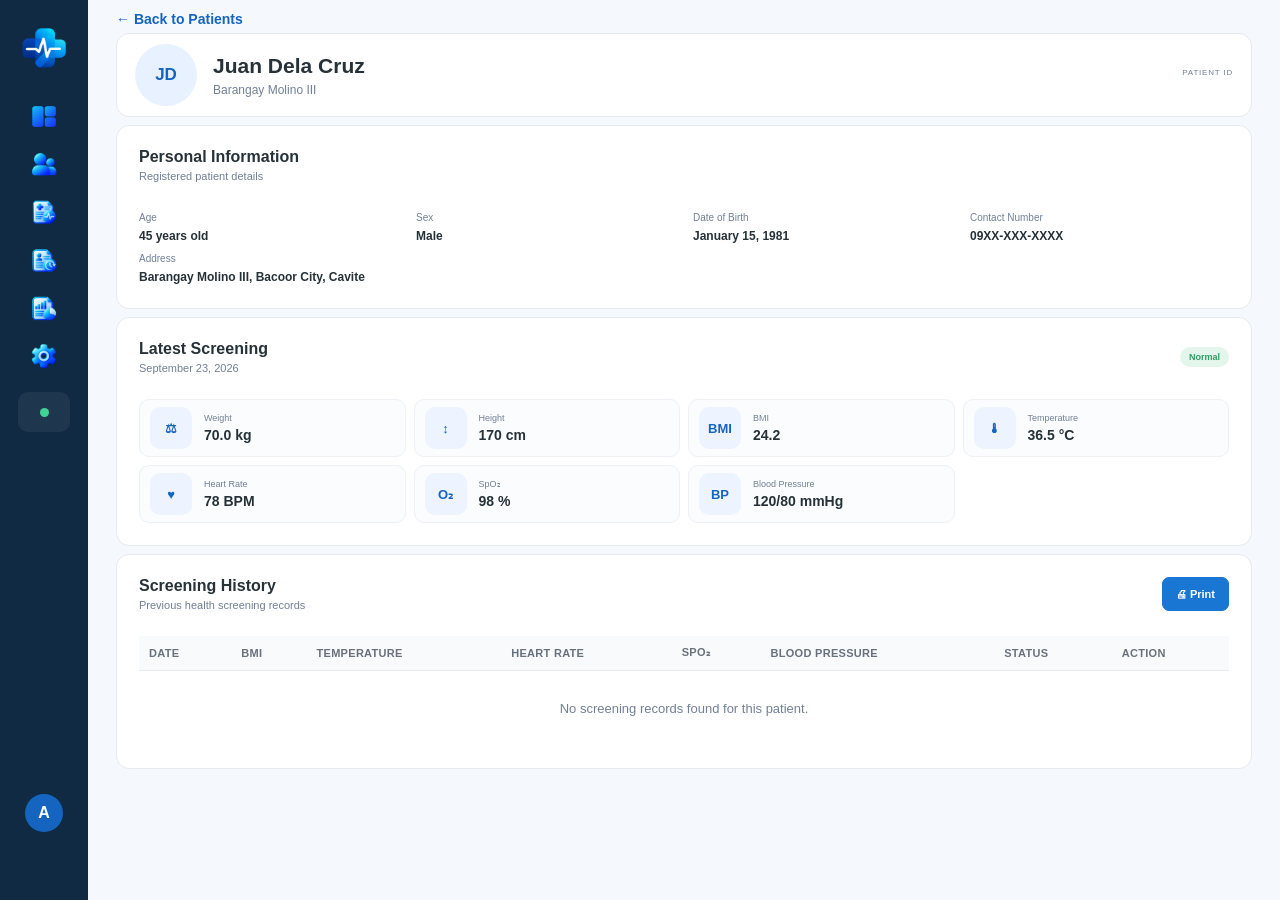
<file: patient-profile.html>
<!DOCTYPE html>
<html lang="en">

<head>

    <meta charset="UTF-8">

    <meta
        name="viewport"
        content="width=device-width, initial-scale=1.0"
    >

    <title>Patient Profile | HealthScreen</title>

    <link rel="stylesheet" href="css/style.css">

</head>


<body>

<div class="app">


    <!-- ==========================================
         SIDEBAR
    =========================================== -->

 <aside class="sidebar">

    <div class="logo-area">

        <img
            src="images/healthscreen-sidebar-logo-transparent.png"
            class="sidebar-logo-full"
            alt="HealthScreen"
        >

        <img
            src="images/healthscreen-sidebar-icon-transparent.png"
            class="sidebar-logo-icon"
            alt="HealthScreen"
        >

    </div>

    <nav class="navigation">

        <a href="dashboard.html" class="nav-item">
            <img
                src="images/dashboard-sidebar-icon.png"
                class="nav-icon-image"
                alt="Dashboard"
            >
            <span>Dashboard</span>
        </a>

        <a href="patients.html" class="nav-item active">
            <img
                src="images/patients-sidebar-icon.png"
                class="nav-icon-image"
                alt="Patients"
            >
            <span>Patients</span>
        </a>

        <a href="screening-records.html" class="nav-item">
            <img
                src="images/screening-records-sidebar-icon.png"
                class="nav-icon-image"
                alt="Screening Records"
            >
            <span>Screening Records</span>
        </a>

        <a href="patient-history.html" class="nav-item">
            <img
                src="images/patient-history-sidebar-icon.png"
                class="nav-icon-image"
                alt="Patient History"
            >
            <span>Patient History</span>
        </a>

        <a href="reports.html" class="nav-item">
            <img
                src="images/reports-sidebar-icon.png"
                class="nav-icon-image"
                alt="Reports"
            >
            <span>Reports</span>
        </a>

        <a href="settings.html" class="nav-item">
            <img
                src="images/settings-sidebar-icon.png"
                class="nav-icon-image"
                alt="Settings"
            >
            <span>Settings</span>
        </a>

    </nav>

    <div class="system-status">

        <span class="status-dot"></span>

        <div>
            <strong>System Online</strong>
            <small>All services operational</small>
        </div>

    </div>

    <div class="sidebar-bottom">

        <div class="admin-profile">

            <div
                class="profile-avatar"
                id="sidebarProfileAvatar"
            >A</div>

            <div class="profile-info">

                <strong id="sidebarProfileName">
                    Administrator
                </strong>

                <span>
                    System Admin
                </span>

            </div>

        </div>

        <a href="index.html" class="logout">
            <span>⇥</span>
            Logout
        </a>

    </div>

</aside>



    <!-- ==========================================
         MAIN CONTENT
    =========================================== -->

    <main class="main-content">


        <!-- ==========================================
             PATIENT PROFILE CONTENT
        =========================================== -->

        <section class="patient-profile-page">


            <!-- BACK BUTTON -->

            <a
                href="patients.html"
                class="back-button"
            >
                ← Back to Patients
            </a>



            <!-- ======================================
                 PATIENT HEADER CARD
            ======================================= -->

            <div class="patient-profile-header">

                <div class="large-patient-avatar" id="patientAvatar">
                    JD
                </div>


                <div class="patient-header-info">

                    <h2 id="patientName">
                        Juan Dela Cruz
                    </h2>

                    <p id="patientLocation">
                        Barangay Molino III
                    </p>

                </div>


                <div class="patient-header-id">

                    <span>
                        PATIENT ID
                    </span>

                    <strong id="patientId">
                        PT-000124
                    </strong>

                </div>

            </div>



            <!-- ======================================
                 PERSONAL INFORMATION
            ======================================= -->

            <div class="profile-panel">

                <div class="profile-panel-header">

                    <div>

                        <h3>
                            Personal Information
                        </h3>

                        <p>
                            Registered patient details
                        </p>

                    </div>

                </div>


                <div class="personal-info-grid">


                    <div class="info-item">

                        <span>
                            Age
                        </span>

                        <strong id="patientAge">
                            45 years old
                        </strong>

                    </div>


                    <div class="info-item">

                        <span>
                            Sex
                        </span>

                        <strong id="patientSex">
                            Male
                        </strong>

                    </div>


                    <div class="info-item">

                        <span>
                            Date of Birth
                        </span>

                        <strong id="patientBirth">
                            January 15, 1981
                        </strong>

                    </div>


                    <div class="info-item">

                        <span>
                            Contact Number
                        </span>

                        <strong id="patientContact">
                            09XX-XXX-XXXX
                        </strong>

                    </div>


                    <div class="info-item info-wide">

                        <span>
                            Address
                        </span>

                        <strong id="patientAddress">
                            Barangay Molino III, Bacoor City, Cavite
                        </strong>

                    </div>

                </div>

            </div>



            <!-- ======================================
                 LATEST SCREENING
            ======================================= -->

            <div class="profile-panel">

                <div class="profile-panel-header">

                    <div>

                        <h3>
                            Latest Screening
                        </h3>

                        <p id="latestScreeningDate">
                            September 23, 2026
                        </p>

                    </div>


                    <span
                        class="badge normal-badge"
                        id="latestStatus"
                    >
                        Normal
                    </span>

                </div>



                <div class="measurement-grid">


                    <!-- WEIGHT -->

                    <div class="measurement-card">

                        <div class="measurement-icon weight-icon">
                            ⚖
                        </div>

                        <div>

                            <span>
                                Weight
                            </span>

                            <strong id="weight">
                                70.0 kg
                            </strong>

                        </div>

                    </div>


                    <!-- HEIGHT -->

                    <div class="measurement-card">

                        <div class="measurement-icon height-icon">
                            ↕
                        </div>

                        <div>

                            <span>
                                Height
                            </span>

                            <strong id="height">
                                170 cm
                            </strong>

                        </div>

                    </div>


                    <!-- BMI -->

                    <div class="measurement-card">

                        <div class="measurement-icon bmi-icon">
                            BMI
                        </div>

                        <div>

                            <span>
                                BMI
                            </span>

                            <strong id="bmi">
                                24.2
                            </strong>

                        </div>

                    </div>


                    <!-- TEMPERATURE -->

                    <div class="measurement-card">

                        <div class="measurement-icon temperature-icon">
                            🌡
                        </div>

                        <div>

                            <span>
                                Temperature
                            </span>

                            <strong id="temperature">
                                36.5 °C
                            </strong>

                        </div>

                    </div>


                    <!-- HEART RATE -->

                    <div class="measurement-card">

                        <div class="measurement-icon heart-icon">
                            ♥
                        </div>

                        <div>

                            <span>
                                Heart Rate
                            </span>

                            <strong id="heartRate">
                                78 BPM
                            </strong>

                        </div>

                    </div>


                    <!-- SPO2 -->

                    <div class="measurement-card">

                        <div class="measurement-icon oxygen-icon">
                            O₂
                        </div>

                        <div>

                            <span>
                                SpO₂
                            </span>

                            <strong id="spo2">
                                98 %
                            </strong>

                        </div>

                    </div>


                    <!-- BLOOD PRESSURE -->

                    <div class="measurement-card blood-pressure-card">

                        <div class="measurement-icon bp-icon">
                            BP
                        </div>

                        <div>

                            <span>
                                Blood Pressure
                            </span>

                            <strong id="bloodPressure">
                                120/80 mmHg
                            </strong>

                        </div>

                    </div>


                </div>

            </div>



            <!-- ======================================
                 SCREENING HISTORY
            ======================================= -->

            <div class="profile-panel">

                <div class="profile-panel-header">

                    <div>

                        <h3>
                            Screening History
                        </h3>

                        <p>
                            Previous health screening records
                        </p>

                    </div>


                <button
                    class="print-button"
                    onclick="window.print()"
                    >
                    🖨 Print
                </button>

                </div>


                <div class="history-table-container">

                    <table class="history-table">

                        <thead>

                            <tr>

                                <th>
                                    Date
                                </th>

                                <th>
                                    BMI
                                </th>

                                <th>
                                    Temperature
                                </th>

                                <th>
                                    Heart Rate
                                </th>

                                <th>
                                    SpO₂
                                </th>

                                <th>
                                    Blood Pressure
                                </th>

                                <th>
                                    Status
                                </th>

                                <th>
                                    Action
                                </th>

                            </tr>

                        </thead>

                        <tbody id="historyTable">
                        </tbody>

                    </table>

                </div>

            </div>


        </section>

    </main>

</div>



<script>

/* =========================================================
   DEMO PATIENT DATA
   ========================================================= */

const demoPatients = {

    "PT-000124": {

        initials: "JD",
        name: "Juan Dela Cruz",
        location: "Barangay Molino III",

        age: "45 years old",
        sex: "Male",

        birth: "January 15, 1981",

        contact: "09XX-XXX-XXXX",

        address:
            "Barangay Molino III, Bacoor City, Cavite",

        date:
            "September 23, 2026",

        status: "Normal",

        weight: "70.0 kg",
        height: "170 cm",
        bmi: "24.2",

        temperature: "36.5 °C",

        heartRate: "78 BPM",

        spo2: "98 %",

        bloodPressure: "120/80 mmHg"

    },


    "PT-000123": {

        initials: "MS",
        name: "Maria Santos",
        location: "Barangay Molino III",

        age: "38 years old",
        sex: "Female",

        birth: "June 21, 1988",

        contact: "09XX-XXX-XXXX",

        address:
            "Barangay Molino III, Bacoor City, Cavite",

        date:
            "September 23, 2026",

        status: "Caution",

        weight: "68.5 kg",
        height: "158 cm",
        bmi: "27.4",

        temperature: "36.7 °C",

        heartRate: "84 BPM",

        spo2: "97 %",

        bloodPressure: "135/85 mmHg"

    },


    "PT-000122": {

        initials: "PR",
        name: "Pedro Reyes",
        location: "Barangay Molino III",

        age: "52 years old",
        sex: "Male",

        birth: "March 8, 1974",

        contact: "09XX-XXX-XXXX",

        address:
            "Barangay Molino III, Bacoor City, Cavite",

        date:
            "September 22, 2026",

        status: "Normal",

        weight: "66.0 kg",
        height: "173 cm",
        bmi: "22.1",

        temperature: "36.4 °C",

        heartRate: "72 BPM",

        spo2: "98 %",

        bloodPressure: "118/76 mmHg"

    },


    "PT-000121": {

        initials: "AC",
        name: "Ana Cruz",
        location: "Barangay Molino III",

        age: "61 years old",
        sex: "Female",

        birth: "February 12, 1965",

        contact: "09XX-XXX-XXXX",

        address:
            "Barangay Molino III, Bacoor City, Cavite",

        date:
            "September 22, 2026",

        status: "Abnormal",

        weight: "78.0 kg",
        height: "161 cm",
        bmi: "30.2",

        temperature: "37.1 °C",

        heartRate: "96 BPM",

        spo2: "95 %",

        bloodPressure: "145/92 mmHg"

    }

};


/* =========================================================
   GET PATIENT ID FROM URL
   ========================================================= */

const urlParams =
    new URLSearchParams(
        window.location.search
    );

const patientId =
    urlParams.get("id");

    

/* =========================================================
   CHECK REGISTERED PATIENTS
   ========================================================= */

const registeredPatients =
    JSON.parse(
        localStorage.getItem("registeredPatients")
    ) || [];


const registeredPatient =
    registeredPatients.find(
        function(patient) {

            return patient.id === patientId;

        }
    );


/* =========================================================
   SELECT PATIENT
   ========================================================= */

let patient;

let isNewPatient = false;


if (registeredPatient) {

    /*
     * Patient was created using
     * Add Patient.
     */

    patient = registeredPatient;

    isNewPatient = true;

}

else if (demoPatients[patientId]) {

    /*
     * Existing demonstration patient.
     */

    patient = demoPatients[patientId];

}

else {

    /*
     * Fallback.
     */

    patient =
        demoPatients["PT-000124"];

}

/* =========================================================
   LOAD SAVED SCREENING RECORDS
========================================================= */

const savedScreeningRecords =
    JSON.parse(
        localStorage.getItem("screeningRecords")
    ) || [];


const patientSavedRecords =
    savedScreeningRecords.filter(
        function (record) {

            return record.patientId === patientId;

        }
    );


/* =========================================================
   GET LATEST SAVED SCREENING
========================================================= */

let latestSavedRecord = null;


if (patientSavedRecords.length > 0) {

    latestSavedRecord =
        patientSavedRecords[
            patientSavedRecords.length - 1
        ];

}

/* =========================================================
   CALCULATE AGE
   ========================================================= */

function calculateAge(birthDate) {

    if (!birthDate) {
        return "-";
    }


    const birth =
        new Date(birthDate);

    const today =
        new Date();


    let age =
        today.getFullYear() -
        birth.getFullYear();


    const monthDifference =
        today.getMonth() -
        birth.getMonth();


    if (
        monthDifference < 0 ||
        (
            monthDifference === 0 &&
            today.getDate() < birth.getDate()
        )
    ) {

        age--;

    }


    return age;

}


/* =========================================================
   PREPARE REGISTERED PATIENT DATA
   ========================================================= */

if (isNewPatient) {

    const age =
        calculateAge(
            patient.birthDate
        );


    patient.age =
        age === "-"
            ? "-"
            : age + " years old";


    patient.birth =
        patient.birthDate
            ? new Date(
                patient.birthDate +
                "T00:00:00"
              ).toLocaleDateString(
                "en-US",
                {
                    year: "numeric",
                    month: "long",
                    day: "numeric"
                }
              )
            : "-";


    patient.date =
        "Not yet screened";


    patient.status =
        "Not Yet Screened";


    patient.weight =
        "—";

    patient.height =
        "—";

    patient.bmi =
        "—";

    patient.temperature =
        "—";

    patient.heartRate =
        "—";

    patient.spo2 =
        "—";

    patient.bloodPressure =
        "—";

}


/* =========================================================
   DISPLAY BASIC INFORMATION
   ========================================================= */

document
    .getElementById("patientAvatar")
    .textContent =
        patient.initials;


document
    .getElementById("patientName")
    .textContent =
        patient.name;


document
    .getElementById("patientLocation")
    .textContent =
        patient.location;


document
    .getElementById("patientId")
    .textContent =
        patientId || patient.id;


document
    .getElementById("patientAge")
    .textContent =
        patient.age;


document
    .getElementById("patientSex")
    .textContent =
        patient.sex;


document
    .getElementById("patientBirth")
    .textContent =
        patient.birth;


document
    .getElementById("patientContact")
    .textContent =
        patient.contact || "—";


document
    .getElementById("patientAddress")
    .textContent =
        patient.address;


/* =========================================================
   LATEST SCREENING
========================================================= */

if (latestSavedRecord) {

    document
        .getElementById("latestScreeningDate")
        .textContent =
            latestSavedRecord.date;

}
else {

    document
        .getElementById("latestScreeningDate")
        .textContent =
            patient.date;

}
/* =========================================================
   MEASUREMENTS
========================================================= */

const screeningData =
    latestSavedRecord || patient;


document
    .getElementById("weight")
    .textContent =
        screeningData.weight || "—";


document
    .getElementById("height")
    .textContent =
        screeningData.height || "—";


document
    .getElementById("bmi")
    .textContent =
        screeningData.bmi || "—";


document
    .getElementById("temperature")
    .textContent =
        screeningData.temperature || "—";


document
    .getElementById("heartRate")
    .textContent =
        screeningData.heartRate || "—";


document
    .getElementById("spo2")
    .textContent =
        screeningData.spo2 || "—";


document
    .getElementById("bloodPressure")
    .textContent =
        screeningData.bloodPressure || "—";
/* =========================================================
   STATUS
========================================================= */

const statusElement =
    document.getElementById(
        "latestStatus"
    );


const latestStatus =
    latestSavedRecord
        ? latestSavedRecord.status
        : patient.status;


statusElement.textContent =
    latestStatus;


statusElement.className =
    "badge";


if (latestStatus === "Normal") {

    statusElement.classList.add(
        "normal-badge"
    );

}

else if (latestStatus === "Caution") {

    statusElement.classList.add(
        "caution-badge"
    );

}

else if (latestStatus === "Abnormal") {

    statusElement.classList.add(
        "abnormal-badge"
    );

}

else {

    statusElement.classList.add(
        "not-screened-badge"
    );

}


/* =========================================================
   SCREENING HISTORY
   ========================================================= */

const historyTable =
    document.getElementById(
        "historyTable"
    );


if (isNewPatient) {

    historyTable.innerHTML = `

        <tr>

            <td colspan="8"
                style="
                    text-align:center;
                    padding:30px;
                    color:#7b8794;
                "
            >

                No screening records yet.

                <br>

                <small>
                    This patient has not completed
                    a health screening.
                </small>

            </td>

        </tr>

    `;

}
/* =====================================================
   SCREENING RECORDS
===================================================== */

const screeningRecords = {

    "PT-000124": [
        {
            date: "Sept 23, 2026",
            bmi: "24.2",
            temperature: "36.5 °C",
            heartRate: "78 BPM",
            spo2: "98 %",
            bloodPressure: "120/80",
            status: "Normal"
        },
        {
            date: "Sept 10, 2026",
            bmi: "24.5",
            temperature: "36.6 °C",
            heartRate: "80 BPM",
            spo2: "97 %",
            bloodPressure: "122/82",
            status: "Normal"
        },
        {
            date: "Aug 27, 2026",
            bmi: "25.0",
            temperature: "36.4 °C",
            heartRate: "76 BPM",
            spo2: "98 %",
            bloodPressure: "128/84",
            status: "Normal"
        }
    ],

    "PT-000123": [
        {
            date: "Sept 23, 2026",
            bmi: "27.4",
            temperature: "36.7 °C",
            heartRate: "84 BPM",
            spo2: "97 %",
            bloodPressure: "135/85",
            status: "Caution"
        }
    ],

    "PT-000122": [
        {
            date: "Sept 22, 2026",
            bmi: "22.1",
            temperature: "36.4 °C",
            heartRate: "72 BPM",
            spo2: "98 %",
            bloodPressure: "118/76",
            status: "Normal"
        }
    ],

    "PT-000121": [
        {
            date: "Sept 22, 2026",
            bmi: "30.2",
            temperature: "37.1 °C",
            heartRate: "96 BPM",
            spo2: "95 %",
            bloodPressure: "145/92",
            status: "Abnormal"
        }
    ],

    "PT-000120": [
        {
            date: "Sept 21, 2026",
            bmi: "23.4",
            temperature: "36.3 °C",
            heartRate: "74 BPM",
            spo2: "99 %",
            bloodPressure: "116/78",
            status: "Normal"
        }
    ],

    "PT-000119": [
        {
            date: "Sept 20, 2026",
            bmi: "21.8",
            temperature: "36.5 °C",
            heartRate: "76 BPM",
            spo2: "98 %",
            bloodPressure: "114/75",
            status: "Normal"
        }
    ]

};


/* =====================================================
   LOAD SCREENING HISTORY
===================================================== */
let combinedHistory = [];
let currentHistoryPage = 1;
let currentHistoryPatientId = "";
const historyRecordsPerPage = 3;

function loadScreeningHistory(patientId) {
currentHistoryPatientId = patientId;
    const historyTable =
        document.getElementById(
            "historyTable"
        );


    if (!historyTable) {
        return;
    }


    /* =================================================
       EXISTING DEMO HISTORY
    ================================================= */

    const demoHistory =
        screeningRecords[patientId] || [];


    /* =================================================
       SAVED SCREENING RECORDS
    ================================================= */

    const savedRecords =
        JSON.parse(
            localStorage.getItem("screeningRecords")
        ) || [];


    const savedHistory =
        savedRecords
            .filter(function (record) {

                return record.patientId === patientId;

            })
            .map(function (record) {

                return {

                    date:
                        record.date || "—",

                    time:
                        record.time || "—",

                    bmi:
                        record.bmi || "—",

                    temperature:
                        record.temperature || "—",

                    heartRate:
                        record.heartRate || "—",

                    spo2:
                        record.spo2 || "—",

                    bloodPressure:
                        record.bloodPressure || "—",

                    status:
                        record.status || "Normal"

                };

            });


    /* =================================================
       COMBINE DEMO + SAVED HISTORY
    ================================================= */

    combinedHistory = [
    ...demoHistory
];


    savedHistory.forEach(function (savedRecord) {

        const normalizeDate =
            function (date) {

                return date
                    .replace(
                        /^Sept /,
                        "September "
                    );

            };

const duplicate =
    combinedHistory.some(
        function (existingRecord) {

            const existingBP =
                (existingRecord.bloodPressure || "")
                    .replace(" mmHg", "")
                    .trim();


            const savedBP =
                (savedRecord.bloodPressure || "")
                    .replace(" mmHg", "")
                    .trim();


            return (

                normalizeDate(
                    existingRecord.date
                ) ===
                normalizeDate(
                    savedRecord.date
                )

                &&

                existingRecord.bmi ===
                savedRecord.bmi

                &&

                existingBP ===
                savedBP

            );

        }
    );


        if (!duplicate) {

            combinedHistory.push(
                savedRecord
            );

        }

    });


    /* =================================================
       NO HISTORY
    ================================================= */

    if (combinedHistory.length === 0) {

        historyTable.innerHTML = `

            <tr>

                <td
                    colspan="8"
                    style="
                        text-align:center;
                        padding:30px;
                        color:var(--muted);
                    "
                >
                    No screening records found
                    for this patient.
                </td>

            </tr>

        `;

        return;
    }
currentHistoryPage = 1;
renderHistoryPage(combinedHistory);
}
 /* =================================================
   SCREENING HISTORY PAGINATION
================================================= */


function renderHistoryPage(records) {

    const historyTable =
        document.getElementById(
            "historyTable"
        );

    const start =
        (currentHistoryPage - 1) *
        historyRecordsPerPage;

    const end =
        start + historyRecordsPerPage;

    const pageRecords =
        records.slice(start, end);

    historyTable.innerHTML =
        pageRecords.map(
            function (record) {

                let statusClass =
                    "normal-badge";

                if (record.status === "Caution") {
                    statusClass =
                        "caution-badge";
                }

                if (record.status === "Abnormal") {
                    statusClass =
                        "abnormal-badge";
                }

                return `

                    <tr>

                        <td>
                            ${record.date}
                        </td>

                        <td>
                            ${record.bmi}
                        </td>

                        <td>
                            ${record.temperature}
                        </td>

                        <td>
                            ${record.heartRate}
                        </td>

                        <td>
                            ${record.spo2}
                        </td>

                        <td>
                            ${record.bloodPressure}
                        </td>

                        <td>
                            <span
                                class="badge ${statusClass}"
                            >
                                ${record.status}
                            </span>
                        </td>

                        <td>
                            <button
                                type="button"
                                class="history-view-button"
                               onclick='viewHistoryRecord("${currentHistoryPatientId}", ${JSON.stringify(record)})'
                            >
                                View
                            </button>
                        </td>

                    </tr>

                `;

            }
        ).join("");

    renderHistoryPagination(records);
}


function renderHistoryPagination(records) {

    const historyTable =
        document.getElementById(
            "historyTable"
        );

    const totalPages =
        Math.ceil(
            records.length /
            historyRecordsPerPage
        );

    let pagination =
        document.getElementById(
            "historyPagination"
        );

    if (!pagination) {
        pagination =
            document.createElement("div");

        pagination.id =
            "historyPagination";

        pagination.className =
            "profile-pagination";

        historyTable
            .closest(".profile-panel")
            .appendChild(pagination);
    }

    if (totalPages <= 1) {
        pagination.innerHTML = "";
        return;
    }

    let html = "";

    if (currentHistoryPage > 1) {
        html += `
            <button
                type="button"
                onclick="changeHistoryPage(${currentHistoryPage - 1})"
            >
                ‹
            </button>
        `;
    }

    for (
        let page = 1;
        page <= totalPages;
        page++
    ) {

        html += `
            <button
                type="button"
                class="${page === currentHistoryPage ? "active" : ""}"
                onclick="changeHistoryPage(${page})"
            >
                ${page}
            </button>
        `;

    }

    if (currentHistoryPage < totalPages) {
        html += `
            <button
                type="button"
                onclick="changeHistoryPage(${currentHistoryPage + 1})"
            >
                ›
            </button>
        `;
    }

    pagination.innerHTML = html;
}


window.changeHistoryPage = function(page) {

    currentHistoryPage = page;

    renderHistoryPage(combinedHistory);
};

/* =====================================================
   VIEW SCREENING HISTORY RECORD
===================================================== */

function viewHistoryRecord(patientId, record) {

    const selectedRecord = {

        patientId:
            patientId,

        name:
            record.name || "",

        initials:
            record.initials || "",

        date:
            record.date || "",

        time:
            record.time || "",

        weight:
            record.weight || "",

        height:
            record.height || "",

        bmi:
            record.bmi || "",

        temperature:
            record.temperature || "",

        spo2:
            record.spo2 || "",

        heartRate:
            record.heartRate || "",

        bloodPressure:
            record.bloodPressure || "",

        status:
            record.status || "Normal"

    };


    sessionStorage.setItem(
        "selectedScreeningRecord",
        JSON.stringify(selectedRecord)
    );


    window.location.href =
        "screening-result.html?id=" +
        patientId;

}
/* =====================================================
   INITIALIZE SCREENING HISTORY
===================================================== */

loadScreeningHistory(patientId);

</script>
<script>

function loadPatientsProfile() {

    const profile = JSON.parse(
        localStorage.getItem('healthScreenProfile')
    );

    if (!profile) {
        return;
    }

    const initials = profile.name
        .trim()
        .split(/\s+/)
        .map(function (word) {
            return word.charAt(0);
        })
        .join('')
        .substring(0, 2)
        .toUpperCase();


    const sidebarName =
        document.getElementById('sidebarProfileName');

    if (sidebarName) {
        sidebarName.textContent = profile.name;
    }


    const sidebarAvatar =
        document.getElementById('sidebarProfileAvatar');

    if (sidebarAvatar) {
        sidebarAvatar.textContent = initials;
    }

}


document.addEventListener(
    'DOMContentLoaded',
    loadPatientsProfile
);

</script>

</body>

</html>
</file>
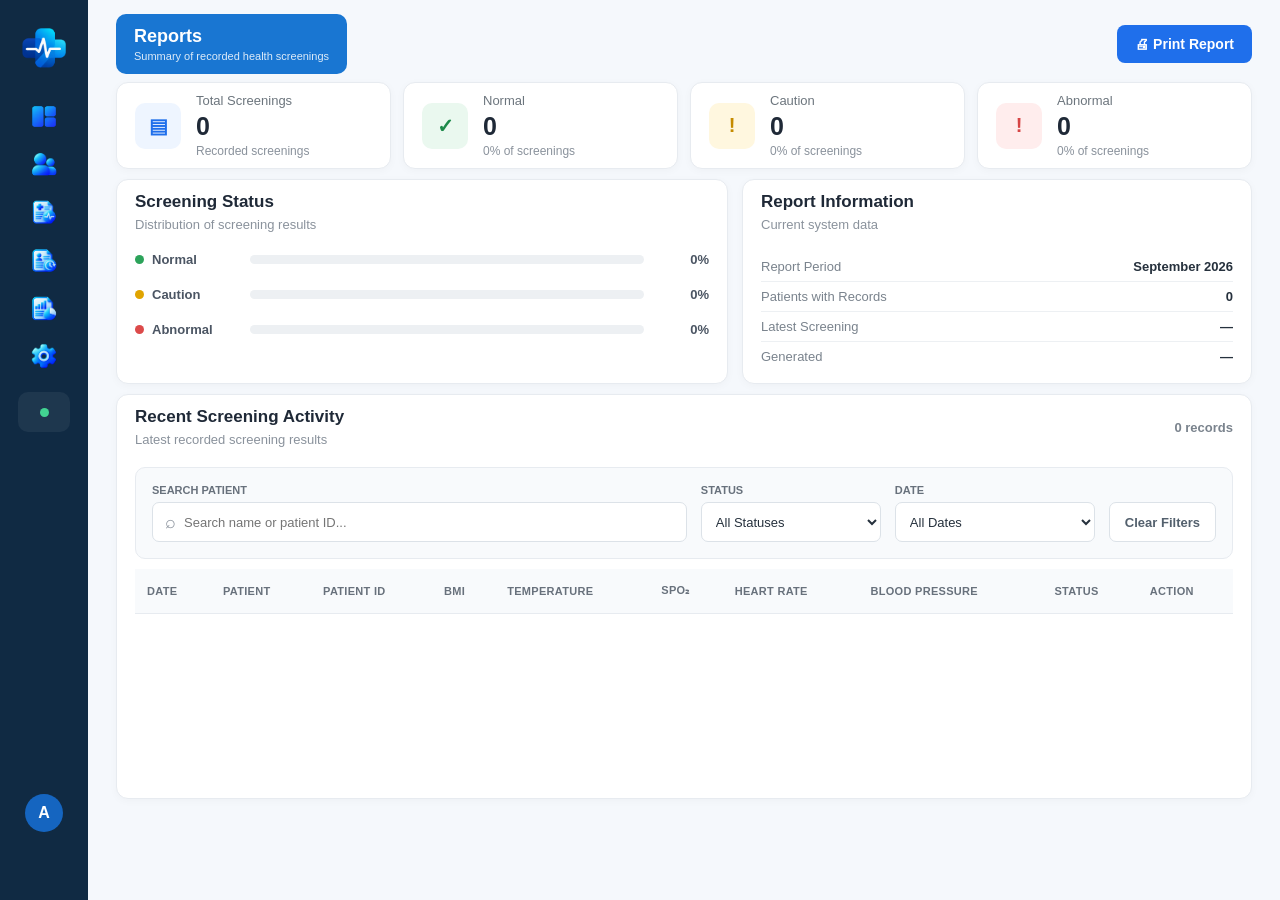
<file: reports.html>
<!DOCTYPE html>
<html lang="en">
<head>
    <meta charset="UTF-8">
    <meta name="viewport" content="width=device-width, initial-scale=1.0">
    <title>Reports | Health Screening Admin</title>

    <link rel="stylesheet" href="css/style.css">
</head>

<body>

<div class="app">

    <!-- SIDEBAR -->
    <aside class="sidebar">

<div class="logo-area">
    <img src="images/healthscreen-sidebar-logo-transparent.png"
         alt="HealthScreen"
         class="sidebar-logo-full">

    <img src="images/healthscreen-sidebar-icon-transparent.png"
         alt="HealthScreen"
         class="sidebar-logo-icon">
</div>
   <nav class="navigation">

    <a href="dashboard.html" class="nav-item">
        <img src="images/dashboard-sidebar-icon.png"
             alt="Dashboard"
             class="nav-icon-image">
        <span>Dashboard</span>
    </a>

    <a href="patients.html" class="nav-item">
        <img src="images/patients-sidebar-icon.png"
             alt="Patients"
             class="nav-icon-image">
        <span>Patients</span>
    </a>

    <a href="screening-records.html" class="nav-item">
        <img src="images/screening-records-sidebar-icon.png"
             alt="Screening Records"
             class="nav-icon-image">
        <span>Screening Records</span>
    </a>

    <a href="patient-history.html" class="nav-item">
        <img src="images/patient-history-sidebar-icon.png"
             alt="Patient History"
             class="nav-icon-image">
        <span>Patient History</span>
    </a>

    <a href="reports.html" class="nav-item active">
        <img src="images/reports-sidebar-icon.png"
             alt="Reports"
             class="nav-icon-image">
        <span>Reports</span>
    </a>

    <a href="settings.html" class="nav-item">
        <img src="images/settings-sidebar-icon.png"
             alt="Settings"
             class="nav-icon-image">
        <span>Settings</span>
    </a>

</nav>

    <div class="system-status">
        <span class="status-dot"></span>
        <div>
            <strong>System Online</strong>
            <small>All services operational</small>
        </div>
    </div>

    <div class="sidebar-bottom">

        <div class="admin-profile">
    <div class="profile-avatar" id="sidebarProfileAvatar">A</div>

    <div class="profile-info">
        <strong id="sidebarProfileName">Administrator</strong>
        <span>System Admin</span>
    </div>
</div>

        <a href="index.html" class="logout">
            <span>⇥</span>
            Logout
        </a>

    </div>

</aside>

    <!-- MAIN CONTENT -->
    <main class="main-content">



        <!-- CONTENT -->
        <section class="page-content reports-page-content">

            <!-- PAGE HEADER -->
            <div class="page-header">

                <div>
                    <h2>Reports</h2>
                    <p>Summary of recorded health screenings</p>
                </div>

                <button class="report-print-button" onclick="window.print()">
                    🖨 Print Report
                </button>

            </div>


            <!-- SUMMARY CARDS -->
            <div class="report-summary-grid">

                <div class="report-summary-card">
                    <div class="report-card-icon total-icon">▤</div>

                    <div>
                        <span class="report-card-label">Total Screenings</span>
                        <strong id="totalScreenings">0</strong>
                        <small>Recorded screenings</small>
                    </div>
                </div>


                <div class="report-summary-card">
                    <div class="report-card-icon normal-icon">✓</div>

                    <div>
                        <span class="report-card-label">Normal</span>
                        <strong id="normalCount">0</strong>
                        <small id="normalPercentage">0%</small>
                    </div>
                </div>


                <div class="report-summary-card">
                    <div class="report-card-icon caution-icon">!</div>

                    <div>
                        <span class="report-card-label">Caution</span>
                        <strong id="cautionCount">0</strong>
                        <small id="cautionPercentage">0%</small>
                    </div>
                </div>


                <div class="report-summary-card">
                    <div class="report-card-icon abnormal-icon">!</div>

                    <div>
                        <span class="report-card-label">Abnormal</span>
                        <strong id="abnormalCount">0</strong>
                        <small id="abnormalPercentage">0%</small>
                    </div>
                </div>

            </div>


            <!-- STATUS BREAKDOWN -->
            <div class="report-section-grid">

                <div class="report-panel">

                    <div class="report-panel-header">
                        <div>
                            <h3>Screening Status</h3>
                            <p>Distribution of screening results</p>
                        </div>
                    </div>

                    <div class="status-breakdown">

                        <div class="status-row">

                            <div class="status-row-label">
                                <span class="status-indicator normal"></span>
                                Normal
                            </div>

                            <div class="status-progress">
                                <div
                                    class="status-progress-fill normal-fill"
                                    id="normalBar">
                                </div>
                            </div>

                            <strong id="normalBarText">0%</strong>

                        </div>


                        <div class="status-row">

                            <div class="status-row-label">
                                <span class="status-indicator caution"></span>
                                Caution
                            </div>

                            <div class="status-progress">
                                <div
                                    class="status-progress-fill caution-fill"
                                    id="cautionBar">
                                </div>
                            </div>

                            <strong id="cautionBarText">0%</strong>

                        </div>


                        <div class="status-row">

                            <div class="status-row-label">
                                <span class="status-indicator abnormal"></span>
                                Abnormal
                            </div>

                            <div class="status-progress">
                                <div
                                    class="status-progress-fill abnormal-fill"
                                    id="abnormalBar">
                                </div>
                            </div>

                            <strong id="abnormalBarText">0%</strong>

                        </div>

                    </div>

                </div>


                <!-- REPORT INFORMATION -->
                <div class="report-panel">

                    <div class="report-panel-header">
                        <div>
                            <h3>Report Information</h3>
                            <p>Current system data</p>
                        </div>
                    </div>

                    <div class="report-information">

                        <div class="report-info-row">
                            <span>Report Period</span>
                            <strong>September 2026</strong>
                        </div>

                        <div class="report-info-row">
                            <span>Patients with Records</span>
                            <strong id="patientsWithRecords">0</strong>
                        </div>

                        <div class="report-info-row">
                            <span>Latest Screening</span>
                            <strong id="latestScreening">—</strong>
                        </div>

                        <div class="report-info-row">
                            <span>Generated</span>
                            <strong id="generatedDate">—</strong>
                        </div>

                    </div>

                </div>

            </div>


            <!-- RECENT SCREENINGS -->
            <div class="report-panel recent-report-panel">

    <div class="report-panel-header">

        <div>
            <h3>Recent Screening Activity</h3>
            <p>Latest recorded screening results</p>
        </div>

        <span class="report-results-count" id="reportResultsCount">
            0 records
        </span>

    </div>

    <!-- REPORT FILTERS -->
    <div class="report-filters">

        <div class="report-filter-group search-filter">

            <label for="reportSearch">
                Search Patient
            </label>

            <div class="report-search-box">

                <span>⌕</span>

                <input
                    type="text"
                    id="reportSearch"
                    placeholder="Search name or patient ID..."
                >

            </div>

        </div>


        <div class="report-filter-group">

            <label for="reportStatus">
                Status
            </label>

            <select id="reportStatus">

                <option value="All">All Statuses</option>
                <option value="Normal">Normal</option>
                <option value="Caution">Caution</option>
                <option value="Abnormal">Abnormal</option>

            </select>

        </div>


        <div class="report-filter-group">

            <label for="reportDate">
                Date
            </label>

            <select id="reportDate">

                <option value="All">All Dates</option>
                <option value="September 23, 2026">
                    September 23, 2026
                </option>
                <option value="September 22, 2026">
                    September 22, 2026
                </option>
                <option value="September 21, 2026">
                    September 21, 2026
                </option>
                <option value="September 20, 2026">
                    September 20, 2026
                </option>

            </select>

        </div>


        <button
            type="button"
            class="clear-report-filters"
            onclick="clearReportFilters()"
        >
            Clear Filters
        </button>

    </div>


                <div class="report-table-wrapper">

                    <table class="report-table">

                        <thead>
                            <tr>
                                <th>Date</th>
                                <th>Patient</th>
                                <th>Patient ID</th>
                                <th>BMI</th>
                                <th>Temperature</th>
                                <th>SpO₂</th>
                                <th>Heart Rate</th>
                                <th>Blood Pressure</th>
                                <th>Status</th>
                            <th>Action</th>
                            </tr>
                        </thead>

                        <tbody id="reportTableBody">
                        </tbody>

                    </table>

                </div>

                <div class="report-pagination" id="reportPagination"></div>

            </div>



        </section>

    </main>

</div>


<script>

let screeningRecords = [];

function loadScreeningRecords() {

    const savedRecords =
        JSON.parse(
            localStorage.getItem("screeningRecords")
        ) || [];

    screeningRecords = savedRecords.map(function(record) {

        return {
            date: record.date || "",
            time: record.time || "",
            name: record.name || "",
            id: record.patientId || record.id || "",
            bmi: record.bmi || "",
            temperature: record.temperature || "",
            spo2: record.spo2 || "",
            heartRate: record.heartRate || "",
            bp: record.bloodPressure || record.bp || "",
            status: record.status || "Normal"
        };

    });

}


// ===============================
// CALCULATE REPORT STATISTICS
// ===============================

function loadReportStatistics() {

    const total = screeningRecords.length;

    const normal = screeningRecords.filter(
        record => record.status === "Normal"
    ).length;

    const caution = screeningRecords.filter(
        record => record.status === "Caution"
    ).length;

    const abnormal = screeningRecords.filter(
        record => record.status === "Abnormal"
    ).length;


    document.getElementById("totalScreenings").textContent = total;

    document.getElementById("normalCount").textContent = normal;

    document.getElementById("cautionCount").textContent = caution;

    document.getElementById("abnormalCount").textContent = abnormal;


    const normalPercentage = total
        ? Math.round((normal / total) * 100)
        : 0;

    const cautionPercentage = total
        ? Math.round((caution / total) * 100)
        : 0;

    const abnormalPercentage = total
        ? Math.round((abnormal / total) * 100)
        : 0;


    document.getElementById("normalPercentage").textContent =
        normalPercentage + "% of screenings";

    document.getElementById("cautionPercentage").textContent =
        cautionPercentage + "% of screenings";

    document.getElementById("abnormalPercentage").textContent =
        abnormalPercentage + "% of screenings";


    document.getElementById("normalBar").style.width =
        normalPercentage + "%";

    document.getElementById("cautionBar").style.width =
        cautionPercentage + "%";

    document.getElementById("abnormalBar").style.width =
        abnormalPercentage + "%";


    document.getElementById("normalBarText").textContent =
        normalPercentage + "%";

    document.getElementById("cautionBarText").textContent =
        cautionPercentage + "%";

    document.getElementById("abnormalBarText").textContent =
        abnormalPercentage + "%";


    // Patients with records
    const uniquePatients = new Set(
        screeningRecords.map(record => record.id)
    );

    document.getElementById("patientsWithRecords").textContent =
        uniquePatients.size;


    // Latest screening
    document.getElementById("latestScreening").textContent =
        screeningRecords[0].date;


    // Generated date
    document.getElementById("generatedDate").textContent =
        new Date().toLocaleDateString(
            "en-US",
            {
                month: "short",
                day: "numeric",
                year: "numeric"
            }
        );
}


// ===============================
// LOAD REPORT TABLE
// ===============================
let currentReportPage = 1;
const reportsPerPage = 3;
function loadReportTable(resetPage = true) {

    if (resetPage) {
        currentReportPage = 1;
    }

    const tableBody =
        document.getElementById("reportTableBody");

    const searchValue =
        document.getElementById("reportSearch").value
        .toLowerCase()
        .trim();

    const statusValue =
        document.getElementById("reportStatus").value;

    const dateValue =
        document.getElementById("reportDate").value;


    const filteredRecords = screeningRecords.filter(record => {

        const matchesSearch =
            record.name.toLowerCase().includes(searchValue) ||
            record.id.toLowerCase().includes(searchValue);

        const matchesStatus =
            statusValue === "All" ||
            record.status === statusValue;

        const matchesDate =
            dateValue === "All" ||
            record.date === dateValue;

        return (
            matchesSearch &&
            matchesStatus &&
            matchesDate
        );

    });


   tableBody.innerHTML = "";

const totalPages =
    Math.ceil(
        filteredRecords.length /
        reportsPerPage
    );

if (
    currentReportPage > totalPages &&
    totalPages > 0
) {
    currentReportPage = totalPages;
}

const startIndex =
    (currentReportPage - 1) *
    reportsPerPage;

const endIndex =
    startIndex +
    reportsPerPage;

const pageRecords =
    filteredRecords.slice(
        startIndex,
        endIndex
    );

pageRecords.forEach(record => {
        let statusClass = "";

        if (record.status === "Normal") {
            statusClass = "normal";
        }

        if (record.status === "Caution") {
            statusClass = "caution";
        }

        if (record.status === "Abnormal") {
            statusClass = "abnormal";
        }


        const row = document.createElement("tr");

        row.innerHTML = `

            <td>
                <div class="report-date">
                    <strong>${record.date}</strong>
                    <small>${record.time}</small>
                </div>
            </td>

            <td>
                <strong>${record.name}</strong>
            </td>

            <td>
                ${record.id}
            </td>

            <td>
                ${record.bmi}
            </td>

            <td>
                ${record.temperature}
            </td>

            <td>
                ${record.spo2}
            </td>

            <td>
                ${record.heartRate}
            </td>

            <td>
                ${record.bp}
            </td>

            <td>
                <span class="report-status ${statusClass}">
                    ${record.status}
                </span>
            </td>

            <td>
                <button
                    type="button"
                    class="report-view-button"
                    onclick="viewReport('${record.id}')"
                >
                    View
                </button>
            </td>

        `;

        tableBody.appendChild(row);

    });


    document.getElementById("reportResultsCount").textContent =
        filteredRecords.length +
        (filteredRecords.length === 1 ? " record" : " records");
        renderReportPagination(totalPages);

    if (filteredRecords.length === 0) {

        tableBody.innerHTML = `
            <tr>
                <td colspan="10" class="report-no-results">
                    No screening records found.
                </td>
            </tr>
        `;

    }

}
function renderReportPagination(totalPages) {

    const pagination =
        document.getElementById(
            "reportPagination"
        );

    if (!pagination) {
        return;
    }

    if (totalPages <= 1) {
        pagination.innerHTML = "";
        return;
    }

    let html = "";

    html += `
        <button
            onclick="changeReportPage(${currentReportPage - 1})"
            ${currentReportPage === 1 ? "disabled" : ""}
        >
            ‹
        </button>
    `;

    for (
        let page = 1;
        page <= totalPages;
        page++
    ) {

        html += `
            <button
                class="${page === currentReportPage ? "page-active" : ""}"
                onclick="changeReportPage(${page})"
            >
                ${page}
            </button>
        `;
    }

    html += `
        <button
            onclick="changeReportPage(${currentReportPage + 1})"
            ${currentReportPage === totalPages ? "disabled" : ""}
        >
            ›
        </button>
    `;

    pagination.innerHTML = html;
}


function changeReportPage(page) {

    currentReportPage = page;

    loadReportTable(false);

}
function clearReportFilters() {

    document.getElementById("reportSearch").value = "";

    document.getElementById("reportStatus").value = "All";

    document.getElementById("reportDate").value = "All";

    loadReportTable();
}


function viewReport(patientId) {
    window.location.href =
        "screening-result.html?id=" +
        patientId +
        "&source=reports";
}


// Search while typing
document
    .getElementById("reportSearch")
    .addEventListener("input", loadReportTable);


// Status filter
document
    .getElementById("reportStatus")
    .addEventListener("change", loadReportTable);


// Date filter
document
    .getElementById("reportDate")
    .addEventListener("change", loadReportTable);


// ===============================
// INITIALIZE
// ===============================

loadScreeningRecords();
loadReportStatistics();
loadReportTable();

function loadReportsProfile() {
    const profile = JSON.parse(
        localStorage.getItem('healthScreenProfile')
    );

    if (!profile) return;

    const initials = profile.name
        .trim()
        .split(/\s+/)
        .map(function(word) {
            return word.charAt(0);
        })
        .join('')
        .substring(0, 2)
        .toUpperCase();

    const sidebarName =
        document.getElementById('sidebarProfileName');

    if (sidebarName) {
        sidebarName.textContent = profile.name;
    }

    const sidebarAvatar =
        document.getElementById('sidebarProfileAvatar');

    if (sidebarAvatar) {
        sidebarAvatar.textContent = initials;
    }
}

document.addEventListener(
    'DOMContentLoaded',
    loadReportsProfile
);
</script>

</body>
</html>
</file>
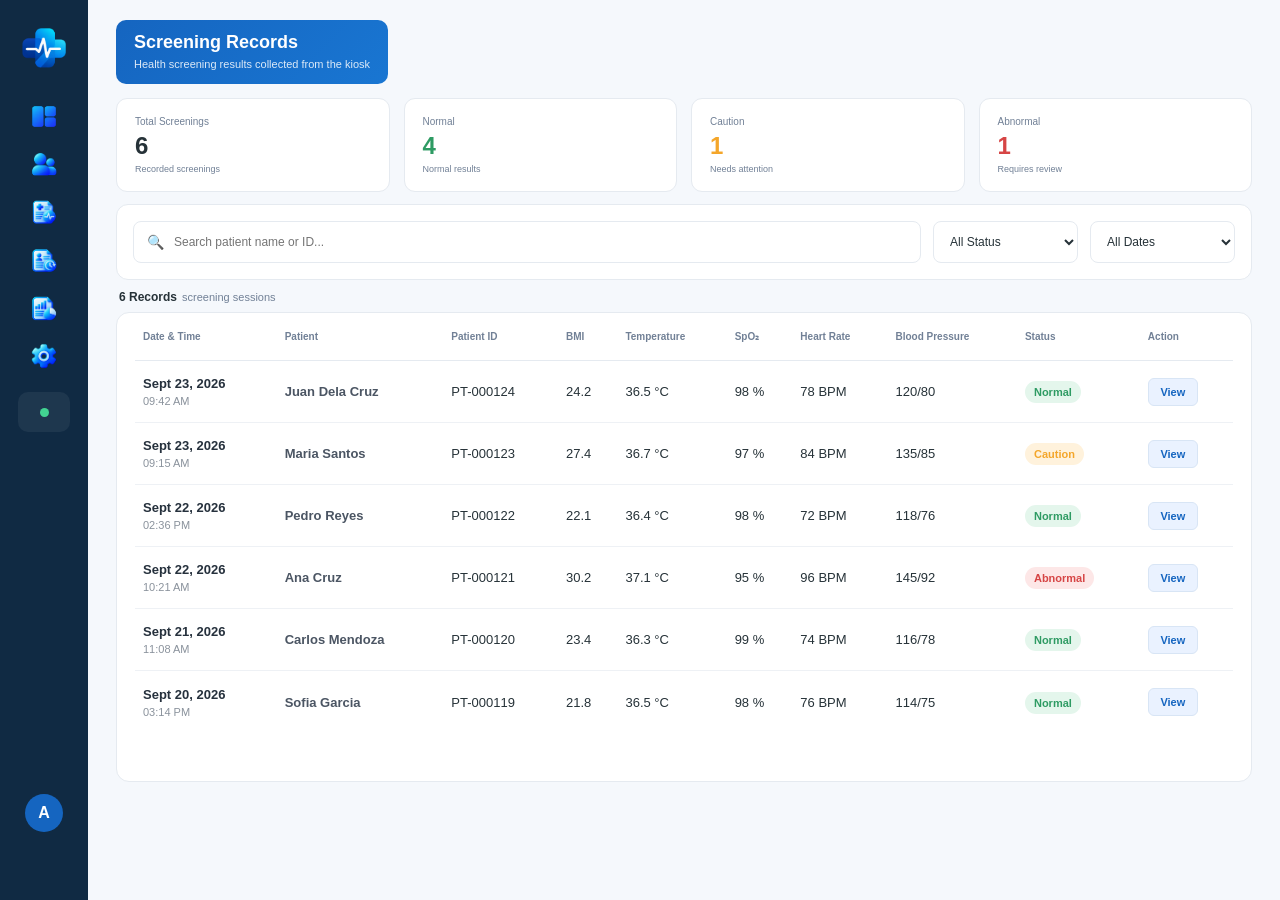
<file: screening-records.html>
<!DOCTYPE html>
<html lang="en">

<head>

    <meta charset="UTF-8">

    <meta
        name="viewport"
        content="width=device-width, initial-scale=1.0"
    >

    <title>Screening Records | HealthScreen</title>

    <link rel="stylesheet" href="css/style.css">

</head>


<body>

<div class="app">


    <!-- =====================================================
         SIDEBAR
    ====================================================== -->

 <aside class="sidebar">

    <div class="logo-area">
        <img
            src="images/healthscreen-sidebar-logo-transparent.png"
            alt="HealthScreen"
            class="sidebar-logo-full"
        >

        <img
            src="images/healthscreen-sidebar-icon-transparent.png"
            alt="HealthScreen"
            class="sidebar-logo-icon"
        >
    </div>

    <nav class="navigation">

        <a href="dashboard.html" class="nav-item">
            <img
                src="images/dashboard-sidebar-icon.png"
                alt="Dashboard"
                class="nav-icon-image"
            >
            <span>Dashboard</span>
        </a>

        <a href="patients.html" class="nav-item">
            <img
                src="images/patients-sidebar-icon.png"
                alt="Patients"
                class="nav-icon-image"
            >
            <span>Patients</span>
        </a>

        <a href="screening-records.html" class="nav-item active">
            <img
                src="images/screening-records-sidebar-icon.png"
                alt="Screening Records"
                class="nav-icon-image"
            >
            <span>Screening Records</span>
        </a>

        <a href="patient-history.html" class="nav-item">
            <img
                src="images/patient-history-sidebar-icon.png"
                alt="Patient History"
                class="nav-icon-image"
            >
            <span>Patient History</span>
        </a>

        <a href="reports.html" class="nav-item">
            <img
                src="images/reports-sidebar-icon.png"
                alt="Reports"
                class="nav-icon-image"
            >
            <span>Reports</span>
        </a>

        <a href="settings.html" class="nav-item">
            <img
                src="images/settings-sidebar-icon.png"
                alt="Settings"
                class="nav-icon-image"
            >
            <span>Settings</span>
        </a>

    </nav>

    <div class="system-status">
        <span class="status-dot"></span>
        <div>
            <strong>System Online</strong>
            <small>All services operational</small>
        </div>
    </div>

    <div class="sidebar-bottom">

        <div class="admin-profile">
            <div class="profile-avatar" id="sidebarProfileAvatar">A</div>

<div class="profile-info">
    <strong id="sidebarProfileName">Administrator</strong>
    <span>System Admin</span>
</div>
        </div>

        <a href="index.html" class="logout">
            <span>⇥</span>
            Logout
        </a>

    </div>

</aside>



    <!-- =====================================================
         MAIN CONTENT
    ====================================================== -->

    <main class="main-content">


 
        <!-- =================================================
             PAGE CONTENT
        ================================================== -->

        <section class="screening-page">


            <!-- PAGE HEADER -->

            <div class="screening-header">


                <div>

                    <h2>Screening Records</h2>

                    <p>
                        Health screening results collected from the kiosk
                    </p>

                </div>


            </div>



            <!-- =================================================
                 SUMMARY CARDS
            ================================================== -->

            <div class="screening-summary">


                <div class="screening-summary-card">

                    <span>
                        Total Screenings
                    </span>

                    <strong id="totalScreenings">
                        6
                    </strong>

                    <small>
                        Recorded screenings
                    </small>

                </div>


                <div class="screening-summary-card">

                    <span>
                        Normal
                    </span>

                    <strong
                        class="summary-normal"
                        id="normalCount"
                    >
                        4
                    </strong>

                    <small>
                        Normal results
                    </small>

                </div>


                <div class="screening-summary-card">

                    <span>
                        Caution
                    </span>

                    <strong
                        class="summary-caution"
                        id="cautionCount"
                    >
                        1
                    </strong>

                    <small>
                        Needs attention
                    </small>

                </div>


                <div class="screening-summary-card">

                    <span>
                        Abnormal
                    </span>

                    <strong
                        class="summary-abnormal"
                        id="abnormalCount"
                    >
                        1
                    </strong>

                    <small>
                        Requires review
                    </small>

                </div>


            </div>



            <!-- =================================================
                 SEARCH / FILTER
            ================================================== -->

            <div class="screening-tools">


                <div class="screening-search">

                    <span>
                        🔍
                    </span>

                    <input
                        type="text"
                        id="screeningSearch"
                        placeholder="Search patient name or ID..."
                    >

                </div>


                <select id="screeningStatus">

                    <option value="all">
                        All Status
                    </option>

                    <option value="normal">
                        Normal
                    </option>

                    <option value="caution">
                        Caution
                    </option>

                    <option value="abnormal">
                        Abnormal
                    </option>

                </select>


                <select id="screeningDate">

                    <option value="all">
                        All Dates
                    </option>

                    <option value="today">
                        Today
                    </option>

                    <option value="recent">
                        Last 7 Days
                    </option>

                </select>


            </div>



            <!-- =================================================
                 RECORD COUNT
            ================================================== -->

            <div class="screening-count">

                <strong id="recordCount">
                    6 Records
                </strong>

                <span>
                    screening sessions
                </span>

            </div>



            <!-- =================================================
                 SCREENING TABLE
            ================================================== -->

            <div class="panel screening-panel">


                <div class="screening-table-container">


                    <table id="screeningTable">


                        <thead>

                            <tr>

                                <th>
                                    Date & Time
                                </th>

                                <th>
                                    Patient
                                </th>

                                <th>
                                    Patient ID
                                </th>

                                <th>
                                    BMI
                                </th>

                                <th>
                                    Temperature
                                </th>

                                <th>
                                    SpO₂
                                </th>

                                <th>
                                    Heart Rate
                                </th>

                                <th>
                                    Blood Pressure
                                </th>

                                <th>
                                    Status
                                </th>

                                <th>
                                    Action
                                </th>

                            </tr>

                        </thead>


                        <tbody id="screeningRecordsTable">
                        
                        </tbody>
                    </table>


                </div>


            </div>

            <div class="screening-pagination" id="screeningPagination"></div>
        </section>


    </main>

</div>



<!-- =====================================================
     JAVASCRIPT
====================================================== -->

<script>
/* =====================================================
   ELEMENTS
===================================================== */

const searchInput =
    document.getElementById("screeningSearch");

const statusFilter =
    document.getElementById("screeningStatus");

const dateFilter =
    document.getElementById("screeningDate");

const recordCount =
    document.getElementById("recordCount");

const totalScreenings =
    document.getElementById("totalScreenings");

const normalCount =
    document.getElementById("normalCount");

const cautionCount =
    document.getElementById("cautionCount");

const abnormalCount =
    document.getElementById("abnormalCount");
/* =====================================================
   DEMO SCREENING RECORDS
===================================================== */

const demoRecords = [

    {
        name: "Juan Dela Cruz",
        patientId: "PT-000124",
        date: "Sept 23, 2026",
        time: "09:42 AM",
        bmi: "24.2",
        temperature: "36.5 °C",
        spo2: "98 %",
        heartRate: "78 BPM",
        bloodPressure: "120/80",
        status: "Normal",
        dateFilter: "today"
    },

    {
        name: "Maria Santos",
        patientId: "PT-000123",
        date: "Sept 23, 2026",
        time: "09:15 AM",
        bmi: "27.4",
        temperature: "36.7 °C",
        spo2: "97 %",
        heartRate: "84 BPM",
        bloodPressure: "135/85",
        status: "Caution",
        dateFilter: "today"
    },

    {
        name: "Pedro Reyes",
        patientId: "PT-000122",
        date: "Sept 22, 2026",
        time: "02:36 PM",
        bmi: "22.1",
        temperature: "36.4 °C",
        spo2: "98 %",
        heartRate: "72 BPM",
        bloodPressure: "118/76",
        status: "Normal",
        dateFilter: "recent"
    },

    {
        name: "Ana Cruz",
        patientId: "PT-000121",
        date: "Sept 22, 2026",
        time: "10:21 AM",
        bmi: "30.2",
        temperature: "37.1 °C",
        spo2: "95 %",
        heartRate: "96 BPM",
        bloodPressure: "145/92",
        status: "Abnormal",
        dateFilter: "recent"
    },

    {
        name: "Carlos Mendoza",
        patientId: "PT-000120",
        date: "Sept 21, 2026",
        time: "11:08 AM",
        bmi: "23.4",
        temperature: "36.3 °C",
        spo2: "99 %",
        heartRate: "74 BPM",
        bloodPressure: "116/78",
        status: "Normal",
        dateFilter: "recent"
    },

    {
        name: "Sofia Garcia",
        patientId: "PT-000119",
        date: "Sept 20, 2026",
        time: "03:14 PM",
        bmi: "21.8",
        temperature: "36.5 °C",
        spo2: "98 %",
        heartRate: "76 BPM",
        bloodPressure: "114/75",
        status: "Normal",
        dateFilter: "recent"
    }

];


/* =====================================================
   LOAD SAVED SCREENING RECORDS
===================================================== */

const savedRecords =
    JSON.parse(
        localStorage.getItem("screeningRecords")
    ) || [];


/* =====================================================
   CONVERT SAVED RECORDS
===================================================== */

const convertedSavedRecords =
    savedRecords.map(function (record) {

        return {

            name:
                record.name || "Unknown",

            patientId:
                record.patientId || "",

            date:
                record.date || "",

            time:
                record.time || "",

            bmi:
                record.bmi || "—",

            temperature:
                record.temperature || "—",

            spo2:
                record.spo2 || "—",

            heartRate:
                record.heartRate || "—",

            bloodPressure:
                record.bloodPressure || "—",

            status:
                record.status || "Normal",

            dateFilter:
                record.date ===
                    "September 23, 2026" ||
                record.date ===
                    "Sept 23, 2026"
                    ? "today"
                    : "recent"

        };

    });


/* =====================================================
   DATE HELPERS
===================================================== */

function normalizeDate(dateString) {

    return dateString
        .replace(/^Sept /, "September ");

}


/* =====================================================
   COMBINE DEMO + SAVED RECORDS
===================================================== */

const allRecords = [
    ...convertedSavedRecords
];


demoRecords.forEach(function (demoRecord) {

    const duplicate =
        convertedSavedRecords.some(function (savedRecord) {

            return (
                savedRecord.patientId ===
                    demoRecord.patientId

                &&

                normalizeDate(savedRecord.date) ===
                    normalizeDate(demoRecord.date)

                &&

                savedRecord.time ===
                    demoRecord.time
            );

        });


    if (!duplicate) {

        allRecords.push(demoRecord);

    }

});


/* =====================================================
   DETERMINE TODAY / LAST 7 DAYS
===================================================== */

const latestDate = allRecords.reduce(function (latest, record) {

    const currentDate =
        new Date(normalizeDate(record.date));

    return currentDate > latest
        ? currentDate
        : latest;

}, new Date(0));


/* =====================================================
   ASSIGN DATE FILTER
===================================================== */

allRecords.forEach(function (record) {

    const recordDate =
        new Date(normalizeDate(record.date));

    const difference =
        Math.floor(
            (latestDate - recordDate) /
            (1000 * 60 * 60 * 24)
        );


    if (difference === 0) {

        record.dateFilter = "today";

    }

    else if (difference >= 0 && difference <= 7) {

        record.dateFilter = "recent";

    }

    else {

        record.dateFilter = "older";

    }

});

/* =====================================================
   UPDATE SUMMARY CARDS
===================================================== */

function updateSummaryCards() {

    const total =
        allRecords.length;

    const normal =
        allRecords.filter(function (record) {
            return record.status === "Normal";
        }).length;

    const caution =
        allRecords.filter(function (record) {
            return record.status === "Caution";
        }).length;

    const abnormal =
        allRecords.filter(function (record) {
            return record.status === "Abnormal";
        }).length;


    totalScreenings.textContent =
        total;

    normalCount.textContent =
        normal;

    cautionCount.textContent =
        caution;

    abnormalCount.textContent =
        abnormal;

}
/* =====================================================
   RENDER TABLE
===================================================== */
let currentScreeningPage = 1;
const screeningsPerPage = 7;
function renderRecords(records) {

    const table =
        document.getElementById(
            "screeningRecordsTable"
        );

    const pagination =
        document.getElementById(
            "screeningPagination"
        );

    if (!table) {
        return;
    }


    if (records.length === 0) {

        table.innerHTML = `
            <tr>
                <td
                    colspan="10"
                    style="
                        text-align:center;
                        padding:30px;
                        color:var(--muted);
                    "
                >
                    No screening records found.
                </td>
            </tr>
        `;

        recordCount.textContent =
            "0 Records";

        if (pagination) {
            pagination.innerHTML = "";
        }

        return;
    }


    const totalPages =
        Math.ceil(
            records.length /
            screeningsPerPage
        );


    if (currentScreeningPage > totalPages) {
        currentScreeningPage = totalPages;
    }


    const startIndex =
        (currentScreeningPage - 1) *
        screeningsPerPage;

    const endIndex =
        startIndex +
        screeningsPerPage;

    const pageRecords =
        records.slice(
            startIndex,
            endIndex
        );


    table.innerHTML =
        pageRecords.map(function (record) {

            let badgeClass =
                "normal-badge";


            if (record.status === "Caution") {
                badgeClass =
                    "caution-badge";
            }


            if (record.status === "Abnormal") {
                badgeClass =
                    "abnormal-badge";
            }


            return `
                <tr
                    data-name="${record.name.toLowerCase()}"
                    data-id="${record.patientId.toLowerCase()}"
                    data-status="${record.status.toLowerCase()}"
                    data-date="${record.dateFilter}"
                >

                    <td>
                        ${record.date}

                        <small class="record-time">
                            ${record.time}
                        </small>
                    </td>

                    <td>
                        ${record.name}
                    </td>

                    <td>
                        ${record.patientId}
                    </td>

                    <td>
                        ${record.bmi}
                    </td>

                    <td>
                        ${record.temperature}
                    </td>

                    <td>
                        ${record.spo2}
                    </td>

                    <td>
                        ${record.heartRate}
                    </td>

                    <td>
                        ${record.bloodPressure}
                    </td>

                    <td>
                        <span class="badge ${badgeClass}">
                            ${record.status}
                        </span>
                    </td>

                    <td>
                        <button
                            class="view-record"
                            onclick="viewRecord('${record.patientId}')"
                        >
                            View
                        </button>
                    </td>

                </tr>
            `;

        }).join("");


    recordCount.textContent =
        records.length + " Records";


    renderScreeningPagination(
        records,
        totalPages
    );
}

function renderScreeningPagination(
    records,
    totalPages
) {

    const pagination =
        document.getElementById(
            "screeningPagination"
        );

    if (!pagination) {
        return;
    }


    if (totalPages <= 1) {
        pagination.innerHTML = "";
        return;
    }


    let html = "";


    html += `
        <button
            onclick="changeScreeningPage(${currentScreeningPage - 1})"
            ${currentScreeningPage === 1 ? "disabled" : ""}
        >
            ‹
        </button>
    `;


    for (
        let page = 1;
        page <= totalPages;
        page++
    ) {

        html += `
            <button
                class="${page === currentScreeningPage ? "page-active" : ""}"
                onclick="changeScreeningPage(${page})"
            >
                ${page}
            </button>
        `;
    }


    html += `
        <button
            onclick="changeScreeningPage(${currentScreeningPage + 1})"
            ${currentScreeningPage === totalPages ? "disabled" : ""}
        >
            ›
        </button>
    `;


    pagination.innerHTML = html;
}

function changeScreeningPage(page) {

    currentScreeningPage = page;

    filterRecords(false);
}
/* =====================================================
   FILTER RECORDS
===================================================== */

function filterRecords(resetPage = true) {

    if (resetPage) {
        currentScreeningPage = 1;
    }

    const search =
        searchInput.value
            .toLowerCase()
            .trim();


    const status =
        statusFilter.value
            .toLowerCase();


    const date =
        dateFilter.value
            .toLowerCase();


    const filteredRecords =
        allRecords.filter(function (record) {

            const name =
                record.name
                    .toLowerCase();


            const id =
                record.patientId
                    .toLowerCase();


            const rowStatus =
                record.status
                    .toLowerCase();


            const rowDate =
                record.dateFilter
                    .toLowerCase();


            const matchesSearch =
                name.includes(search) ||
                id.includes(search);


            const matchesStatus =
                status === "all" ||
                rowStatus === status;


            const matchesDate =
                date === "all" ||

                (
                    date === "today" &&
                    rowDate === "today"
                ) ||

                (
                    date === "recent" &&
                    (
                        rowDate === "today" ||
                        rowDate === "recent"
                    )
                );


            return (
                matchesSearch &&
                matchesStatus &&
                matchesDate
            );

        });


    renderRecords(filteredRecords);

}


/* =====================================================
   EVENTS
===================================================== */

searchInput.addEventListener(
    "input",
    filterRecords
);


statusFilter.addEventListener(
    "change",
    filterRecords
);


dateFilter.addEventListener(
    "change",
    filterRecords
);


/* =====================================================
   VIEW RECORD
===================================================== */

function viewRecord(patientId) {

    window.location.href =
        "screening-result.html?id=" +
        patientId;

}


/* =====================================================
   INITIALIZE
===================================================== */

updateSummaryCards();
filterRecords();

</script>

<script>
function loadScreeningRecordsProfile() {

    const profile = JSON.parse(
        localStorage.getItem('healthScreenProfile')
    );

    if (!profile) return;

    const initials = profile.name
        .trim()
        .split(/\s+/)
        .map(function(word) {
            return word.charAt(0);
        })
        .join('')
        .substring(0, 2)
        .toUpperCase();

    const sidebarName =
        document.getElementById('sidebarProfileName');

    if (sidebarName) {
        sidebarName.textContent = profile.name;
    }

    const sidebarAvatar =
        document.getElementById('sidebarProfileAvatar');

    if (sidebarAvatar) {
        sidebarAvatar.textContent = initials;
    }
}

document.addEventListener(
    'DOMContentLoaded',
    loadScreeningRecordsProfile
);
</script>

</body>

</html>
</file>
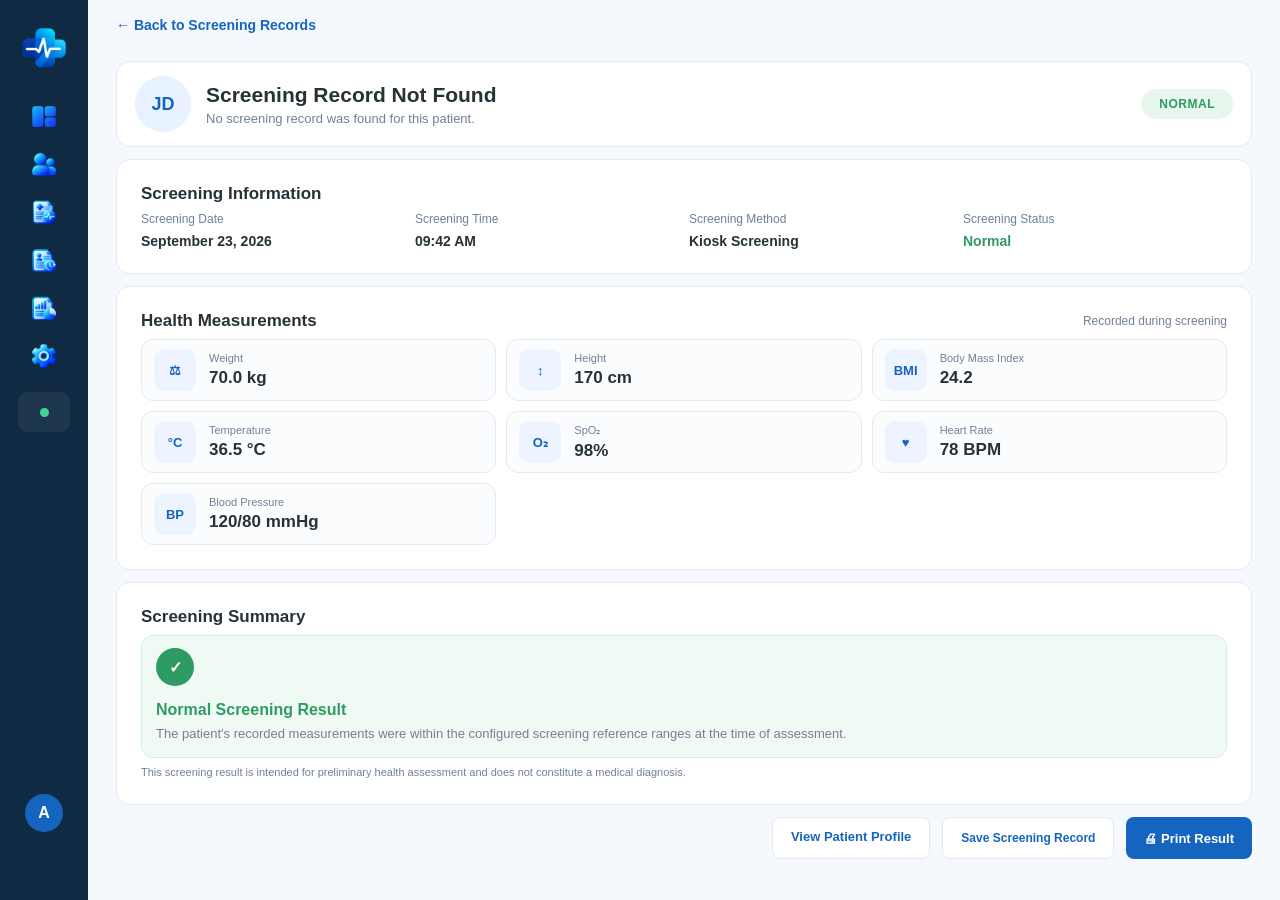
<file: screening-result.html>
<!DOCTYPE html>
<html lang="en">
<head>
    <meta charset="UTF-8">
    <meta name="viewport" content="width=device-width, initial-scale=1.0">
    <title>Screening Result | HealthScreen</title>

    <link rel="stylesheet" href="css/style.css">
</head>

<body>

<div class="dashboard-layout">

    <!-- SIDEBAR -->
<aside class="sidebar">

    <div class="logo-area">
        <img src="images/healthscreen-sidebar-logo-transparent.png"
             alt="HealthScreen"
             class="sidebar-logo-full">

        <img src="images/healthscreen-sidebar-icon-transparent.png"
             alt="HealthScreen"
             class="sidebar-logo-icon">
    </div>

    <nav class="navigation">

        <a href="dashboard.html" class="nav-item">
            <img src="images/dashboard-sidebar-icon.png"
                 alt="Dashboard"
                 class="nav-icon-image">
            <span>Dashboard</span>
        </a>

        <a href="patients.html" class="nav-item">
            <img src="images/patients-sidebar-icon.png"
                 alt="Patients"
                 class="nav-icon-image">
            <span>Patients</span>
        </a>

        <a href="screening-records.html"
           class="nav-item active"
           id="screeningRecordsNav">
            <img src="images/screening-records-sidebar-icon.png"
                 alt="Screening Records"
                 class="nav-icon-image">
            <span>Screening Records</span>
        </a>

        <a href="patient-history.html" class="nav-item">
            <img src="images/patient-history-sidebar-icon.png"
                 alt="Patient History"
                 class="nav-icon-image">
            <span>Patient History</span>
        </a>

        <a href="reports.html"
           class="nav-item"
           id="reportsNav">
            <img src="images/reports-sidebar-icon.png"
                 alt="Reports"
                 class="nav-icon-image">
            <span>Reports</span>
        </a>

        <a href="settings.html" class="nav-item">
            <img src="images/settings-sidebar-icon.png"
                 alt="Settings"
                 class="nav-icon-image">
            <span>Settings</span>
        </a>

    </nav>

    <div class="system-status">
        <span class="status-dot"></span>
        <div>
            <strong>System Online</strong>
            <small>All services operational</small>
        </div>
    </div>

    <div class="sidebar-bottom">

        <div class="admin-profile">
            <div class="profile-avatar" id="sidebarProfileAvatar">A</div>

            <div class="profile-info">
                <strong id="sidebarProfileName">Administrator</strong>
                <span>System Admin</span>
            </div>
        </div>

        <a href="index.html" class="logout">
            <span>⇥</span>
            Logout
        </a>

    </div>

</aside>


    <!-- MAIN CONTENT -->
    <main class="main-content">


        <!-- PAGE CONTENT -->
        <section class="screening-result-page">

            <!-- BACK BUTTON -->
            <div class="result-back-row">

                <a href="screening-records.html" class="back-button">
                    ← Back to Screening Records
                </a>

            </div>


            <!-- PATIENT HEADER -->
            <div class="result-patient-header">

                <div class="result-patient-info">

                    <div class="result-avatar">
                        JD
                    </div>

                    <div>
                        <h2 id="patientName">
                            Juan Dela Cruz
                        </h2>

                        <p id="patientId">
                            Patient ID: PT-000124
                        </p>
                    </div>

                </div>


                <div class="result-status normal">
                    NORMAL
                </div>

            </div>


            <!-- SCREENING INFORMATION -->
            <div class="result-section">

                <div class="result-section-title">
                    <h3>Screening Information</h3>
                </div>

                <div class="result-info-grid">

                    <div class="result-info-item">
                        <span>Screening Date</span>
                        <strong id="screeningDate">
                            September 23, 2026
                        </strong>
                    </div>

                    <div class="result-info-item">
                        <span>Screening Time</span>
                        <strong id="screeningTime">
                            09:42 AM
                        </strong>
                    </div>

                    <div class="result-info-item">
                        <span>Screening Method</span>
                        <strong>Kiosk Screening</strong>
                    </div>

                    <div class="result-info-item">
                        <span>Screening Status</span>
                        <strong class="status-text-normal">
                            Normal
                        </strong>
                    </div>

                </div>

            </div>


            <!-- MEASUREMENTS -->
            <div class="result-section">

                <div class="result-section-title">
                    <h3>Health Measurements</h3>

                    <span class="measurement-note">
                        Recorded during screening
                    </span>
                </div>


                <div class="measurement-result-grid">

                    <div class="measurement-result-card">
                        <span class="measurement-icon">⚖</span>
                        <div>
                            <small>Weight</small>
                            <strong>70.0 kg</strong>
                        </div>
                    </div>


                    <div class="measurement-result-card">
                        <span class="measurement-icon">↕</span>
                        <div>
                            <small>Height</small>
                            <strong>170 cm</strong>
                        </div>
                    </div>


                    <div class="measurement-result-card">
                        <span class="measurement-icon">BMI</span>
                        <div>
                            <small>Body Mass Index</small>
                            <strong>24.2</strong>
                        </div>
                    </div>


                    <div class="measurement-result-card">
                        <span class="measurement-icon">°C</span>
                        <div>
                            <small>Temperature</small>
                            <strong>36.5 °C</strong>
                        </div>
                    </div>


                    <div class="measurement-result-card">
                        <span class="measurement-icon">O₂</span>
                        <div>
                            <small>SpO₂</small>
                            <strong>98%</strong>
                        </div>
                    </div>


                    <div class="measurement-result-card">
                        <span class="measurement-icon">♥</span>
                        <div>
                            <small>Heart Rate</small>
                            <strong>78 BPM</strong>
                        </div>
                    </div>


                    <div class="measurement-result-card blood-pressure-card">
                        <span class="measurement-icon">BP</span>
                        <div>
                            <small>Blood Pressure</small>
                            <strong>120/80 mmHg</strong>
                        </div>
                    </div>

                </div>

            </div>


            <!-- SCREENING SUMMARY -->
            <div class="result-section">

                <div class="result-section-title">
                    <h3>Screening Summary</h3>
                </div>

                <div class="result-summary normal-summary">

                    <div class="summary-status-icon">
                        ✓
                    </div>

                    <div>
                        <strong>Normal Screening Result</strong>

                        <p>
                            The patient's recorded measurements were within
                            the configured screening reference ranges at
                            the time of assessment.
                        </p>
                    </div>

                </div>

                <p class="result-disclaimer">
                    This screening result is intended for preliminary
                    health assessment and does not constitute a medical
                    diagnosis.
                </p>

            </div>


            <!-- ACTIONS -->
            <div class="result-actions">

                <a href="patients.html" class="secondary-result-button">
                    View Patient Profile
                </a>
                <button
                    type="button"
                    id="saveScreeningButton"
                    onclick="document.getElementById('saveRecordModal').classList.add('show')"
                >
                    Save Screening Record
                </button>
                <button
                    class="primary-result-button"
                    onclick="window.print()">
                    🖨 Print Result
                </button>

            </div>

        </section>

<!-- =====================================================
SAVE RECORD MODAL
===================================================== -->

<div
    id="saveRecordModal"
    class="modal-overlay"
>

    <div class="save-modal">

        <div class="save-modal-icon">
            ✓
        </div>

        <h2 id="saveModalTitle">
            Save Screening Record?
        </h2>

        <p id="saveModalMessage">
            Are you sure you want to save this screening record?
        </p>

        <div class="save-modal-actions">

            <button
                type="button"
                id="cancelSaveButton"
                class="modal-cancel-button"
                onclick="document.getElementById('saveRecordModal').classList.remove('show')"
            >
                Cancel
            </button>

            <button
                type="button"
                id="confirmSaveButton"
                class="modal-confirm-button"
            >
                Save Record
            </button>

        </div>

    </div>

</div>

    </main>

</div>


<script>

/* =====================================================
   SCREENING RESULT DATA
===================================================== */

const screeningRecords = {

    "PT-000124": {
        name: "Juan Dela Cruz",
        id: "PT-000124",
        initials: "JD",
        date: "September 23, 2026",
        time: "09:42 AM",
        weight: "70.0 kg",
        height: "170 cm",
        bmi: "24.2",
        temperature: "36.5 °C",
        spo2: "98%",
        heartRate: "78 BPM",
        bloodPressure: "120/80 mmHg",
        status: "Normal"
    },

    "PT-000123": {
        name: "Maria Santos",
        id: "PT-000123",
        initials: "MS",
        date: "September 23, 2026",
        time: "09:15 AM",
        weight: "68.5 kg",
        height: "158 cm",
        bmi: "27.4",
        temperature: "36.7 °C",
        spo2: "97%",
        heartRate: "84 BPM",
        bloodPressure: "135/85 mmHg",
        status: "Caution"
    },

    "PT-000122": {
        name: "Pedro Reyes",
        id: "PT-000122",
        initials: "PR",
        date: "September 22, 2026",
        time: "02:36 PM",
        weight: "66.0 kg",
        height: "173 cm",
        bmi: "22.1",
        temperature: "36.4 °C",
        spo2: "98%",
        heartRate: "72 BPM",
        bloodPressure: "118/76 mmHg",
        status: "Normal"
    },

    "PT-000121": {
        name: "Ana Cruz",
        id: "PT-000121",
        initials: "AC",
        date: "September 22, 2026",
        time: "10:21 AM",
        weight: "78.0 kg",
        height: "161 cm",
        bmi: "30.2",
        temperature: "37.1 °C",
        spo2: "95%",
        heartRate: "96 BPM",
        bloodPressure: "145/92 mmHg",
        status: "Abnormal"
    },

    "PT-000120": {
        name: "Carlos Mendoza",
        id: "PT-000120",
        initials: "CM",
        date: "September 21, 2026",
        time: "11:08 AM",
        weight: "68.0 kg",
        height: "170 cm",
        bmi: "23.4",
        temperature: "36.3 °C",
        spo2: "99%",
        heartRate: "74 BPM",
        bloodPressure: "116/78 mmHg",
        status: "Normal"
    },

    "PT-000119": {
        name: "Sofia Garcia",
        id: "PT-000119",
        initials: "SG",
        date: "September 20, 2026",
        time: "03:14 PM",
        weight: "56.0 kg",
        height: "160 cm",
        bmi: "21.8",
        temperature: "36.5 °C",
        spo2: "98%",
        heartRate: "76 BPM",
        bloodPressure: "114/75 mmHg",
        status: "Normal"
    }

};

/* =========================================
   SHARED SCREENING RECORD STORAGE
   ========================================= */

if (!localStorage.getItem("screeningRecords")) {

    localStorage.setItem(
        "screeningRecords",
        JSON.stringify([])
    );

}

/* =====================================================
   GET SELECTED PATIENT ID
===================================================== */

const urlParams = new URLSearchParams(window.location.search);

const patientId = urlParams.get("id");

const source = urlParams.get("source");

if (source === "reports") {
    document
        .getElementById("reportsNav")
        .classList.add("active");
} else {
    document
        .getElementById("screeningRecordsNav")
        .classList.add("active");
}

/* =====================================================
   GET SCREENING RECORD
===================================================== */

let record = null;


/* =====================================================
   CHECK FOR SELECTED HISTORY RECORD
===================================================== */

const selectedHistory =
    sessionStorage.getItem(
        "selectedScreeningRecord"
    );


if (selectedHistory) {

    try {

        const historyRecord =
            JSON.parse(selectedHistory);

        if (
            historyRecord &&
            (
                historyRecord.patientId === patientId ||
                historyRecord.id === patientId
            )
        ) {

            const baseRecord =
                screeningRecords[patientId] || {};

            record = {
                ...baseRecord,
                ...historyRecord,

                weight:
                    historyRecord.weight ||
                    baseRecord.weight ||
                    "",

                height:
                    historyRecord.height ||
                    baseRecord.height ||
                    "",

                bmi:
                    historyRecord.bmi ||
                    baseRecord.bmi ||
                    "",

                temperature:
                    historyRecord.temperature ||
                    baseRecord.temperature ||
                    "",

                spo2:
                    historyRecord.spo2 ||
                    baseRecord.spo2 ||
                    "",

                heartRate:
                    historyRecord.heartRate ||
                    baseRecord.heartRate ||
                    "",

                bloodPressure:
                    historyRecord.bloodPressure ||
                    baseRecord.bloodPressure ||
                    ""
            };

        }

    } catch (error) {

        console.error(
            "Error reading selected screening record:",
            error
        );

    }

}


/* =====================================================
   FALLBACK TO DEFAULT SCREENING RECORD
===================================================== */

if (!record) {

    record =
        screeningRecords[patientId];

}
/* =====================================================
   DISPLAY RECORD
===================================================== */

if (record) {

    document.getElementById("patientName").textContent =
        record.name;

    document.getElementById("patientId").textContent =
    "Patient ID: " +
    (record.id || record.patientId);

    document.querySelector(".result-avatar").textContent =
        record.initials;

    document.getElementById("screeningDate").textContent =
        record.date;

    document.getElementById("screeningTime").textContent =
        record.time;


    /* Measurements */

    const measurementCards =
        document.querySelectorAll(".measurement-result-card");

    measurementCards[0]
        .querySelector("strong")
        .textContent = record.weight;

    measurementCards[1]
        .querySelector("strong")
        .textContent = record.height;

    measurementCards[2]
        .querySelector("strong")
        .textContent = record.bmi;

    measurementCards[3]
        .querySelector("strong")
        .textContent = record.temperature;

    measurementCards[4]
        .querySelector("strong")
        .textContent = record.spo2;

    measurementCards[5]
        .querySelector("strong")
        .textContent = record.heartRate;

    measurementCards[6]
        .querySelector("strong")
        .textContent = record.bloodPressure;


    /* Status */

    const statusBadge =
        document.querySelector(".result-status");

    const statusText =
        document.querySelector(".status-text-normal");

    statusBadge.textContent =
        record.status.toUpperCase();

    statusText.textContent =
        record.status;


    /* Summary */

    const summaryTitle =
        document.querySelector(".result-summary strong");

    const summaryText =
        document.querySelector(".result-summary p");

    if (record.status === "Normal") {

        summaryTitle.textContent =
            "Normal Screening Result";

        summaryText.textContent =
            "The patient's recorded measurements were within the configured screening reference ranges at the time of assessment.";

    } else if (record.status === "Caution") {

        summaryTitle.textContent =
            "Caution Screening Result";

        summaryText.textContent =
            "One or more recorded measurements may require attention or follow-up based on the configured screening reference ranges.";

    } else {

        summaryTitle.textContent =
            "Abnormal Screening Result";

        summaryText.textContent =
            "One or more recorded measurements were outside the configured screening reference ranges and may require further assessment.";

    }

} else {

    /* =================================================
       RECORD NOT FOUND
    ================================================= */

    document.getElementById("patientName").textContent =
        "Screening Record Not Found";

    document.getElementById("patientId").textContent =
        "No screening record was found for this patient.";

}


/* =====================================================
   LOGOUT
===================================================== */

function logoutAdmin() {

    sessionStorage.removeItem("healthscreenAdmin");

    window.location.href = "index.html";
}

</script>
<script>

document.addEventListener(
    "DOMContentLoaded",
    function () {

        const confirmSaveButton =
            document.getElementById(
                "confirmSaveButton"
            );

        const saveModal =
            document.getElementById(
                "saveRecordModal"
            );

        const saveModalTitle =
            document.getElementById(
                "saveModalTitle"
            );

        const saveModalMessage =
            document.getElementById(
                "saveModalMessage"
            );


        if (!confirmSaveButton) {
            return;
        }


        confirmSaveButton.addEventListener(
            "click",
            function () {

/* =========================================
   GET THE CURRENT SCREENING RECORD
========================================= */

const currentUrlParams =
    new URLSearchParams(
        window.location.search
    );

const currentPatientId =
    currentUrlParams.get("id");

let recordToSave = null;


/* =========================================
   CHECK SELECTED HISTORY RECORD
========================================= */

const selectedHistoryForSave =
    sessionStorage.getItem(
        "selectedScreeningRecord"
    );

if (selectedHistoryForSave) {

    try {

        const historyRecord =
            JSON.parse(selectedHistoryForSave);

        if (
            historyRecord &&
            (
                historyRecord.patientId === currentPatientId ||
                historyRecord.id === currentPatientId
            )
        ) {

            const baseRecord =
                screeningRecords[currentPatientId] || {};

            recordToSave = {
                ...baseRecord,
                ...historyRecord,

                // Always preserve complete screening measurements
                weight:
                    historyRecord.weight || baseRecord.weight || "",

                height:
                    historyRecord.height || baseRecord.height || "",

                bmi:
                    historyRecord.bmi || baseRecord.bmi || "",

                temperature:
                    historyRecord.temperature ||
                    baseRecord.temperature || "",

                spo2:
                    historyRecord.spo2 ||
                    baseRecord.spo2 || "",

                heartRate:
                    historyRecord.heartRate ||
                    baseRecord.heartRate || "",

                bloodPressure:
                    historyRecord.bloodPressure ||
                    baseRecord.bloodPressure || ""
            };

        }

    } catch (error) {

        console.error(
            "Error reading selected screening record:",
            error
        );

    }

}


/* =========================================
   FALLBACK TO SCREENING RECORD
========================================= */

if (!recordToSave) {

    recordToSave =
        screeningRecords[currentPatientId];

}

if (!recordToSave && record) {

    recordToSave = record;

}


/* =========================================
   VERIFY RECORD
========================================= */

if (!recordToSave) {

    saveModalTitle.textContent =
        "Unable to Save";

    saveModalMessage.textContent =
        "No screening record was found.";

    confirmSaveButton.style.display =
        "none";

    return;

}

                /* =========================================
                   GET SAVED RECORDS
                ========================================= */

                const savedRecords =
                    JSON.parse(
                        localStorage.getItem(
                            "screeningRecords"
                        )
                    ) || [];


                /* =========================================
                   CHECK DUPLICATE
                ========================================= */

                const alreadySaved =
                    savedRecords.some(
                        function (saved) {

                            return (

                                saved.patientId ===
                                (recordToSave.id || recordToSave.patientId)

                                &&

                                saved.date ===
                                recordToSave.date

                                &&

                                saved.time ===
                                recordToSave.time

                            );

                        }
                    );


                if (alreadySaved) {

                    saveModalTitle.textContent =
                        "Already Saved";

                    saveModalMessage.textContent =
                        "This screening record has already been saved.";

                    confirmSaveButton.style.display =
                        "none";

                    return;

                }


                /* =========================================
                   CREATE SAVED RECORD
                ========================================= */

                const newRecord = {

                    patientId:
                        recordToSave.id || recordToSave.patientId,

                    name:
                        recordToSave.name || "",

                    initials:
                        recordToSave.initials || "",

                    date:
                        recordToSave.date || "",

                    time:
                        recordToSave.time || "",

                    weight:
                        recordToSave.weight || "",

                    height:
                        recordToSave.height || "",

                    bmi:
                        recordToSave.bmi || "",

                    temperature:
                        recordToSave.temperature || "",

                    spo2:
                        recordToSave.spo2 || "",

                    heartRate:
                        recordToSave.heartRate || "",

                    bloodPressure:
                        recordToSave.bloodPressure || "",

                    status:
                        recordToSave.status || "Normal"

                };


/* =========================================
   SAVE SCREENING RECORD
========================================= */

savedRecords.push(
    newRecord
);


localStorage.setItem(
    "screeningRecords",
    JSON.stringify(
        savedRecords
    )
);


/* =========================================
   UPDATE REGISTERED PATIENT STATUS
========================================= */

const registeredPatients =
    JSON.parse(
        localStorage.getItem(
            "registeredPatients"
        )
    ) || [];


const patientIndex =
    registeredPatients.findIndex(
        function (patient) {

            return (
                patient.id ===
                (recordToSave.id || recordToSave.patientId)
            );

        }
    );


if (patientIndex !== -1) {

    registeredPatients[
        patientIndex
    ].status =
        recordToSave.status;


    localStorage.setItem(
        "registeredPatients",
        JSON.stringify(
            registeredPatients
        )
    );

}


/* =========================================
   SUCCESS MESSAGE
========================================= */

saveModalTitle.textContent =
    "Screening Record Saved";


saveModalMessage.textContent =
    "The screening record has been saved successfully.";


confirmSaveButton.style.display =
    "none";
            }
        );

    }

);
function loadScreeningResultProfile() {

    const profile = JSON.parse(
        localStorage.getItem('healthScreenProfile')
    );

    if (!profile) return;

    const initials = profile.name
        .trim()
        .split(/\s+/)
        .map(function(word) {
            return word.charAt(0);
        })
        .join('')
        .substring(0, 2)
        .toUpperCase();

    const sidebarName =
        document.getElementById('sidebarProfileName');

    if (sidebarName) {
        sidebarName.textContent = profile.name;
    }

    const sidebarAvatar =
        document.getElementById('sidebarProfileAvatar');

    if (sidebarAvatar) {
        sidebarAvatar.textContent = initials;
    }
}

document.addEventListener(
    'DOMContentLoaded',
    loadScreeningResultProfile
);
</script>

</body>
</html>
</file>
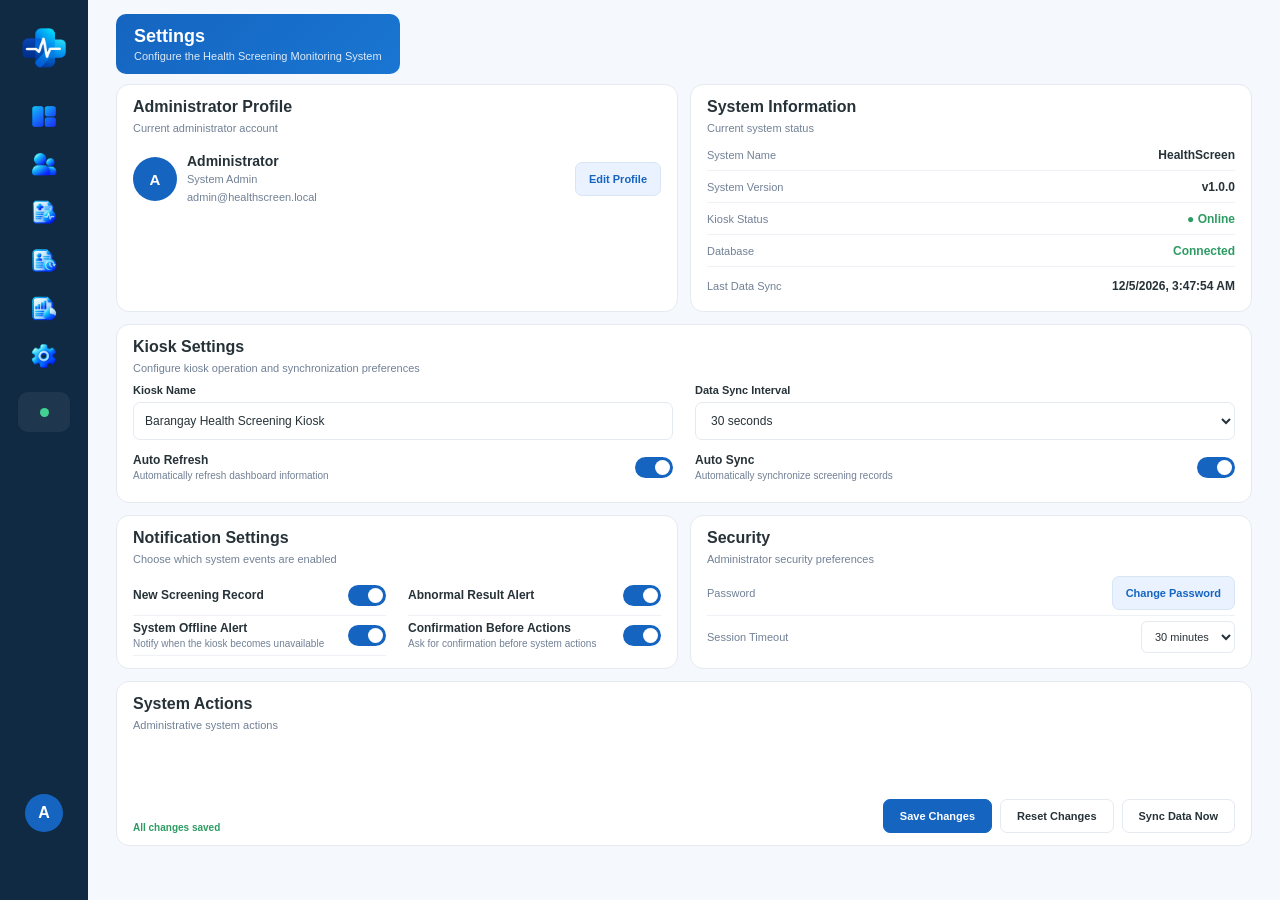
<file: settings.html>
<!DOCTYPE html>
<html lang="en">
<head>
    <meta charset="UTF-8">
    <meta name="viewport" content="width=device-width, initial-scale=1.0">
    <title>Settings | Health Screening Admin</title>

    <link rel="stylesheet" href="css/style.css">
</head>

<body>

<div class="app">

    <!-- SIDEBAR -->
    <aside class="sidebar">

        <div class="logo-area">
            <img src="images/healthscreen-sidebar-logo-transparent.png"
                 alt="HealthScreen"
                 class="sidebar-logo-full">

            <img src="images/healthscreen-sidebar-icon-transparent.png"
                 alt="HealthScreen"
                 class="sidebar-logo-icon">
        </div>

        <nav class="navigation">

            <a href="dashboard.html" class="nav-item">
                <img src="images/dashboard-sidebar-icon.png"
                     alt="Dashboard"
                     class="nav-icon-image">
                <span>Dashboard</span>
            </a>

            <a href="patients.html" class="nav-item">
                <img src="images/patients-sidebar-icon.png"
                     alt="Patients"
                     class="nav-icon-image">
                <span>Patients</span>
            </a>

            <a href="screening-records.html" class="nav-item">
                <img src="images/screening-records-sidebar-icon.png"
                     alt="Screening Records"
                     class="nav-icon-image">
                <span>Screening Records</span>
            </a>

            <a href="patient-history.html" class="nav-item">
                <img src="images/patient-history-sidebar-icon.png"
                     alt="Patient History"
                     class="nav-icon-image">
                <span>Patient History</span>
            </a>

            <a href="reports.html" class="nav-item">
                <img src="images/reports-sidebar-icon.png"
                     alt="Reports"
                     class="nav-icon-image">
                <span>Reports</span>
            </a>

            <a href="settings.html" class="nav-item active">
                <img src="images/settings-sidebar-icon.png"
                     alt="Settings"
                     class="nav-icon-image">
                <span>Settings</span>
            </a>

        </nav>

        <div class="system-status">
            <span class="status-dot"></span>
            <div>
                <strong>System Online</strong>
                <small>All services operational</small>
            </div>
        </div>

        <div class="sidebar-bottom">

            <div class="admin-profile">
                <div class="profile-avatar" id="sidebarProfileAvatar">A</div>

                <div class="profile-info">
                    <strong id="sidebarProfileName">Administrator</strong>
                    <span>System Admin</span>
                </div>
            </div>

            <a href="index.html" class="logout">
                <span>⇥</span>
                Logout
            </a>

        </div>

    </aside>

    <!-- MAIN CONTENT -->
    <main class="main-content">

        <!-- CONTENT -->
        <section class="settings-page">

            <div class="settings-page-header">
                <h2>Settings</h2>
                <p>Configure the Health Screening Monitoring System</p>
            </div>

            <div class="settings-grid">

                <!-- ADMINISTRATOR PROFILE -->
                <div class="settings-card">

                    <div class="settings-card-header">
                       

                        <div>
                            <h3>Administrator Profile</h3>
                            <p>Current administrator account</p>
                        </div>
                    </div>

                    <div class="settings-profile">

                        <div class="settings-avatar" id="settingsProfileAvatar">A</div>

                        <div class="settings-profile-info">
                            <strong id="profileName">Administrator</strong>
                            <span>System Admin</span>
                            <span id="profileEmail">admin@healthscreen.local</span>
                        </div>

                        <button
                            type="button"
                            class="settings-button"
                            onclick="editProfile()"
                        >
                            Edit Profile
                        </button>

                    </div>

                </div>

                <!-- SYSTEM INFORMATION -->
                <div class="settings-card">

                    <div class="settings-card-header">


                        <div>
                            <h3>System Information</h3>
                            <p>Current system status</p>
                        </div>
                    </div>

                    <div class="settings-info-list">

                        <div class="settings-info-row">
                            <span>System Name</span>
                            <strong>HealthScreen</strong>
                        </div>

                        <div class="settings-info-row">
                            <span>System Version</span>
                            <strong>v1.0.0</strong>
                        </div>

                        <div class="settings-info-row">
                            <span>Kiosk Status</span>
                            <strong class="settings-online">● Online</strong>
                        </div>

                        <div class="settings-info-row">
                            <span>Database</span>
                            <strong class="settings-online">Connected</strong>
                        </div>
                        <div class="settings-info-row">
                            <span>Last Data Sync</span>
                            <strong id="lastSync">Not yet synchronized</strong>
                        </div>
                    </div>

                </div>

                <!-- KIOSK SETTINGS -->
                <div class="settings-card full-width">

                    <div class="settings-card-header">


                        <div>
                            <h3>Kiosk Settings</h3>
                            <p>Configure kiosk operation and synchronization preferences</p>
                        </div>
                    </div>

                    <div class="settings-form">

                        <div class="settings-form-group">
                            <label for="kioskName">Kiosk Name</label>
                            <input
                                type="text"
                                id="kioskName"
                                value="Barangay Health Screening Kiosk"
                            >
                        </div>

                        <div class="settings-form-group">
                            <label for="syncInterval">Data Sync Interval</label>
                            <select id="syncInterval">
                                <option value="15">15 seconds</option>
                                <option value="30" selected>30 seconds</option>
                                <option value="60">1 minute</option>
                                <option value="300">5 minutes</option>
                            </select>
                        </div>

                    </div>

                    <div class="settings-option-list">

                        <div class="settings-option">
                            <div class="settings-option-info">
                                <strong>Auto Refresh</strong>
                                <span>Automatically refresh dashboard information</span>
                            </div>

                            <label class="settings-toggle">
                                <input type="checkbox" id="autoRefresh" checked>
                                <span class="settings-slider"></span>
                            </label>
                        </div>

                        <div class="settings-option">
                            <div class="settings-option-info">
                                <strong>Auto Sync</strong>
                                <span>Automatically synchronize screening records</span>
                            </div>

                            <label class="settings-toggle">
                                <input type="checkbox" id="autoSync" checked>
                                <span class="settings-slider"></span>
                            </label>
                        </div>

                    </div>

                </div>

                <!-- NOTIFICATION SETTINGS -->
                <div class="settings-card">

                    <div class="settings-card-header">


                        <div>
                            <h3>Notification Settings</h3>
                            <p>Choose which system events are enabled</p>
                        </div>
                    </div>

                    <div class="settings-option-list">

                        <div class="settings-option">
                            <div class="settings-option-info">
                                <strong>New Screening Record</strong>
                              
                            </div>

                            <label class="settings-toggle">
                                <input type="checkbox" id="notifyNewScreening" checked>
                                <span class="settings-slider"></span>
                            </label>
                        </div>

                        <div class="settings-option">
                            <div class="settings-option-info">
                                <strong>Abnormal Result Alert</strong>
                               
                            </div>

                            <label class="settings-toggle">
                                <input type="checkbox" id="notifyAbnormalResult" checked>
                                <span class="settings-slider"></span>
                            </label>
                        </div>

<div class="settings-option">

    <div class="settings-option-info">
        <strong>System Offline Alert</strong>
        <span>Notify when the kiosk becomes unavailable</span>
    </div>

    <label class="settings-toggle">
        <input type="checkbox" id="notifySystemOffline" checked>
        <span class="settings-slider"></span>
    </label>

</div>


<div class="settings-option">

    <div class="settings-option-info">
        <strong>Confirmation Before Actions</strong>
        <span>Ask for confirmation before system actions</span>
    </div>

    <label class="settings-toggle">
        <input type="checkbox" id="confirmActions" checked>
        <span class="settings-slider"></span>
    </label>

</div>

                    </div>

                </div>

                <!-- SECURITY -->
                <div class="settings-card">

                    <div class="settings-card-header">


                        <div>
                            <h3>Security</h3>
                            <p>Administrator security preferences</p>
                        </div>
                    </div>

                    <div class="settings-info-list">

                        <div class="settings-info-row">
                            <span>Password</span>
                            <button
                                type="button"
                                class="settings-button"
                                onclick="changePassword()"
                            >
                                Change Password
                            </button>
                        </div>

                        <div class="settings-info-row">
                            <span>Session Timeout</span>
                            <select
                                id="sessionTimeout"
                                style="height:32px;padding:0 9px;border:1px solid var(--border);border-radius:6px;background:white;color:var(--text);font-family:inherit;font-size:10px;"
                            >
                                <option>15 minutes</option>
                                <option selected>30 minutes</option>
                                <option>60 minutes</option>
                            </select>
                        </div>



                    </div>

                </div>

                <!-- SYSTEM ACTIONS -->
<div class="settings-card full-width">

    <div class="settings-card-header">

        <div>
            <h3>System Actions</h3>
            <p>Administrative system actions</p>
        </div>

    </div>

    <div class="settings-actions">
        <span id="settingsSaveStatus" class="settings-save-status">
    All changes saved
</span>

        <button
            type="button"
            class="settings-action-button primary"
            onclick="openSystemActionModal('save')"
        >
            Save Changes
        </button>

        <button
            type="button"
            class="settings-action-button"
            onclick="openSystemActionModal('reset')"
        >
            Reset Changes
        </button>

        <button
            type="button"
            class="settings-action-button"
            onclick="openSystemActionModal('sync')"
        >
            Sync Data Now
        </button>

    </div>

</div>

            </div>

        </section>

    </main>

</div>

<!-- EDIT PROFILE MODAL -->

<div id="profileModal" class="settings-modal">

    <div class="settings-modal-box">

        <div class="settings-modal-header">
            <div>
                <h3>Edit Administrator Profile</h3>
                <p>Update administrator account information</p>
            </div>

            <button
                type="button"
                class="settings-modal-close"
                onclick="closeProfileModal()"
            >
                ×
            </button>
        </div>

        <div class="settings-modal-form">

            <div class="settings-form-group">
                <label for="editProfileName">Administrator Name</label>
                <input
                    type="text"
                    id="editProfileName"
                >
            </div>

            <div class="settings-form-group">
                <label for="editProfileEmail">Email Address</label>
                <input
                    type="email"
                    id="editProfileEmail"
                >
            </div>

        </div>

        <div class="settings-modal-actions">

            <button
                type="button"
                class="settings-action-button"
                onclick="closeProfileModal()"
            >
                Cancel
            </button>

            <button
                type="button"
                class="settings-action-button primary"
                onclick="saveProfile()"
            >
                Save Profile
            </button>

        </div>

    </div>

</div>


<!-- CHANGE PASSWORD MODAL -->

<div id="passwordModal" class="settings-modal">

    <div class="settings-modal-box">

        <div class="settings-modal-header">
            <div>
                <h3>Change Password</h3>
                <p>Update your administrator password</p>
            </div>

            <button
                type="button"
                class="settings-modal-close"
                onclick="closePasswordModal()"
            >
                ×
            </button>
        </div>

        <div class="settings-modal-form">

            <div class="settings-form-group">
                <label for="currentPassword">Current Password</label>
                <input
                    type="password"
                    id="currentPassword"
                >
            </div>

            <div class="settings-form-group">
                <label for="newPassword">New Password</label>
                <input
                    type="password"
                    id="newPassword"
                >
            </div>

            <div class="settings-form-group">
                <label for="confirmNewPassword">Confirm New Password</label>
                <input
                    type="password"
                    id="confirmNewPassword"
                >
            </div>

        </div>

        <div class="settings-modal-actions">

            <button
                type="button"
                class="settings-action-button"
                onclick="closePasswordModal()"
            >
                Cancel
            </button>

            <button
                type="button"
                class="settings-action-button primary"
                onclick="savePassword()"
            >
                Update Password
            </button>

        </div>

    </div>

</div>
<!-- SYSTEM ACTION CONFIRMATION MODAL -->

<div id="systemActionModal" class="settings-modal">

    <div class="settings-modal-box">

        <div class="settings-modal-header">

            <div>
                <h3 id="systemActionTitle">Confirm Action</h3>
                <p id="systemActionMessage">
                    Are you sure you want to continue?
                </p>
            </div>

            <button
                type="button"
                class="settings-modal-close"
                onclick="closeSystemActionModal()"
            >
                ×
            </button>

        </div>

        <div class="settings-modal-actions">

            <button
                type="button"
                class="settings-action-button"
                onclick="closeSystemActionModal()"
            >
                Cancel
            </button>

            <button
                type="button"
                id="systemActionConfirmButton"
                class="settings-action-button primary"
                onclick="confirmSystemAction()"
            >
                Confirm
            </button>

        </div>

    </div>

</div>

<!-- SYSTEM ACTION RESULT MODAL -->

<div id="systemResultModal" class="settings-modal">

    <div class="settings-modal-box">

        <div class="settings-modal-header">

            <div>
                <h3 id="systemResultTitle">Action Completed</h3>

                <p id="systemResultMessage">
                    The requested action has been completed successfully.
                </p>
            </div>

            <button
                type="button"
                class="settings-modal-close"
                onclick="closeSystemResultModal()"
            >
                ×
            </button>

        </div>

        <div class="settings-modal-actions">

            <button
                type="button"
                class="settings-action-button primary"
                onclick="closeSystemResultModal()"
            >
                OK
            </button>

        </div>

    </div>

</div>

<!-- UNSAVED CHANGES MODAL -->

<div id="unsavedChangesModal" class="settings-modal">

    <div class="settings-modal-box">

        <div class="settings-modal-header">

            <div>
                <h3>Unsaved Changes?</h3>
                <p>
                    You have unsaved changes. Are you sure you want to leave this page?
                </p>
            </div>

            <button
                type="button"
                class="settings-modal-close"
                onclick="closeUnsavedChangesModal()"
            >
                ×
            </button>

        </div>

        <div class="settings-modal-actions">

            <button
                type="button"
                class="settings-action-button"
                onclick="closeUnsavedChangesModal()"
            >
                Stay
            </button>

            <button
                type="button"
                id="leavePageButton"
                class="settings-action-button primary"
                onclick="confirmLeavePage()"
            >
                Leave Page
            </button>

        </div>

    </div>

</div>


<script>

const SETTINGS_KEY = 'healthScreenSettings';

const defaultSettings = {
    kioskName: 'Barangay Health Screening Kiosk',
    syncInterval: '30',
    autoRefresh: true,
    autoSync: true,
    notifyNewScreening: true,
    notifyAbnormalResult: true,
    notifySystemOffline: true,
    sessionTimeout: '30 minutes',
    confirmActions: true
};


/* GET THE 6 EXISTING CHECKBOXES */

function getCheckboxes() {
    return document.querySelectorAll(
        '.settings-toggle input[type="checkbox"]'
    );
}


/* LOAD SETTINGS */

function loadSettings() {

    const savedSettings =
        JSON.parse(localStorage.getItem(SETTINGS_KEY)) ||
        defaultSettings;

    document.getElementById('kioskName').value =
        savedSettings.kioskName;

    document.getElementById('syncInterval').value =
        savedSettings.syncInterval;

    document.getElementById('sessionTimeout').value =
        savedSettings.sessionTimeout;

    const checkboxes = getCheckboxes();

    checkboxes[0].checked = savedSettings.autoRefresh;
    checkboxes[1].checked = savedSettings.autoSync;

    checkboxes[2].checked = savedSettings.notifyNewScreening;
    checkboxes[3].checked = savedSettings.notifyAbnormalResult;
    checkboxes[4].checked = savedSettings.notifySystemOffline;

    checkboxes[5].checked = savedSettings.confirmActions;
}


/* SAVE SETTINGS */

let pendingSystemAction = null;

function openSystemActionModal(action) {

    const checkboxes = getCheckboxes();
    const confirmActions = checkboxes[5].checked;

    if (!confirmActions) {

        if (action === "save") {
            saveSettings();
            return;
        }

        if (action === "reset") {
            resetSettings();
            return;
        }

        if (action === "sync") {
            syncData();
            return;
        }
    }

    pendingSystemAction = action;

    const title = document.getElementById("systemActionTitle");
    const message = document.getElementById("systemActionMessage");
    const confirmButton =
        document.getElementById("systemActionConfirmButton");

    if (action === "save") {
        title.textContent = "Save Changes?";
        message.textContent =
            "Are you sure you want to save the current system settings?";
        confirmButton.textContent = "Save Changes";
    }

    if (action === "reset") {
        title.textContent = "Reset Changes?";
        message.textContent =
            "This will restore the settings to their default values. Continue?";
        confirmButton.textContent = "Reset Changes";
    }

    if (action === "sync") {
        title.textContent = "Sync Data?";
        message.textContent =
            "Synchronize the latest screening data with the system?";
        confirmButton.textContent = "Sync Data";
    }

    document
        .getElementById("systemActionModal")
        .classList.add("show");
}


function closeSystemActionModal() {

    document
        .getElementById("systemActionModal")
        .classList.remove("show");

    pendingSystemAction = null;
}


function confirmSystemAction() {

    if (pendingSystemAction === "save") {
        saveSettings();
    }

    else if (pendingSystemAction === "reset") {
        resetSettings();
    }

    else if (pendingSystemAction === "sync") {
        syncData();
    }

    closeSystemActionModal();
}

function showSystemResult(title, message) {

    document.getElementById('systemResultTitle').textContent = title;

    document.getElementById('systemResultMessage').textContent = message;

    document
        .getElementById('systemResultModal')
        .classList.add('show');
}


function closeSystemResultModal() {

    document
        .getElementById('systemResultModal')
        .classList.remove('show');
}


function saveSettings() {

    const checkboxes = getCheckboxes();

    const settings = {

        kioskName:
            document.getElementById('kioskName').value,

        syncInterval:
            document.getElementById('syncInterval').value,

        autoRefresh:
            checkboxes[0].checked,

        autoSync:
            checkboxes[1].checked,


        notifyNewScreening:
            checkboxes[2].checked,

        notifyAbnormalResult:
            checkboxes[3   ].checked,

        notifySystemOffline:
            checkboxes[4].checked,

        sessionTimeout:
            document.getElementById('sessionTimeout').value,

        confirmActions:
            checkboxes[5].checked
    };

    localStorage.setItem(
        SETTINGS_KEY,
        JSON.stringify(settings)
    );

    setSettingsSaveStatus(false);

    closeSystemActionModal();

    showSystemResult(
        'Settings Saved',
        'The current system settings have been saved successfully.'
    );
}


function resetSettings() {

    localStorage.setItem(
        SETTINGS_KEY,
        JSON.stringify(defaultSettings)
    );

    loadSettings();

    setSettingsSaveStatus(false);

    closeSystemActionModal();

    showSystemResult(
        'Settings Reset',
        'All system settings have been restored to their default values.'
    );
}


function syncData(showResult = true) {

    const syncTime = new Date().toLocaleString();

    localStorage.setItem(
        'healthScreenLastSync',
        syncTime
    );

    updateLastSync();

    if (showResult) {
        closeSystemActionModal();

        showSystemResult(
            'Data Synchronized',
            'The latest screening data has been synchronized successfully.'
        );
    }
}


function updateLastSync() {

    const lastSync =
        localStorage.getItem('healthScreenLastSync');

    const lastSyncElement =
        document.getElementById('lastSync');

    if (lastSync && lastSyncElement) {

        lastSyncElement.textContent = lastSync;

    }
}


/* LOAD SAVED SETTINGS WHEN PAGE OPENS */

document.addEventListener('DOMContentLoaded', function () {
    loadSettings();
    loadProfile();
    updateLastSync();
    initializeAutoRefresh();
    initializeAutoSync();
});
function initializeAutoRefresh() {

    const autoRefresh =
        document.getElementById('autoRefresh');

    const syncInterval =
        document.getElementById('syncInterval');

    if (!autoRefresh || !syncInterval) {
        return;
    }

    let refreshTimer = null;

    function startAutoRefresh() {

        if (refreshTimer) {
            clearInterval(refreshTimer);
            refreshTimer = null;
        }

        if (!autoRefresh.checked) {
            return;
        }

        const interval =
            parseInt(syncInterval.value, 10) * 1000;

        refreshTimer = setInterval(function () {

            window.location.reload();

        }, interval);
    }

    autoRefresh.addEventListener(
        'change',
        startAutoRefresh
    );

    syncInterval.addEventListener(
        'change',
        startAutoRefresh
    );

    startAutoRefresh();
}


/* =========================================================
   AUTO SYNC
========================================================= */

function initializeAutoSync() {

    const autoSync =
        document.getElementById('autoSync');

    const syncInterval =
        document.getElementById('syncInterval');

    if (!autoSync || !syncInterval) {
        return;
    }

    let syncTimer = null;

    function startAutoSync() {

        if (syncTimer) {
            clearInterval(syncTimer);
            syncTimer = null;
        }

        if (!autoSync.checked) {
            return;
        }

        const interval =
            parseInt(syncInterval.value, 10) * 1000;

        syncTimer = setInterval(function () {

            syncData(false);

        }, interval);
    }

    autoSync.addEventListener(
        'change',
        startAutoSync
    );

    syncInterval.addEventListener(
        'change',
        startAutoSync
    );

    startAutoSync();
}
document.addEventListener('DOMContentLoaded', function () {

    const settingsControls =
        document.querySelectorAll(
            '#kioskName, #syncInterval, #sessionTimeout, .settings-toggle input'
        );

    settingsControls.forEach(function (control) {

        control.addEventListener('change', function () {
            setSettingsSaveStatus(true);
        });

        control.addEventListener('input', function () {
            setSettingsSaveStatus(true);
        });

    });

});
/* PROFILE */

function loadProfile() {

    const profile = JSON.parse(
        localStorage.getItem('healthScreenProfile')
    );

    if (!profile) {
        return;
    }

    document.getElementById('profileName').textContent =
        profile.name;

    document.getElementById('profileEmail').textContent =
        profile.email;

        

    const initials = profile.name
        .trim()
        .split(/\s+/)
        .map(function (word) {
            return word.charAt(0);
        })
        .join('')
        .substring(0, 2)
        .toUpperCase();


    /* Sidebar name */

    const sidebarName =
        document.getElementById('sidebarProfileName');

    if (sidebarName) {
        sidebarName.textContent = profile.name;
    }


    /* Sidebar avatar */

    const sidebarAvatar =
        document.getElementById('sidebarProfileAvatar');

    if (sidebarAvatar) {
        sidebarAvatar.textContent = initials;
    }


    /* Settings avatar */

    const settingsAvatar =
        document.getElementById('settingsProfileAvatar');

    if (settingsAvatar) {
        settingsAvatar.textContent = initials;
    }

}


function editProfile() {

    document.getElementById('editProfileName').value =
        document.getElementById('profileName').textContent;

    document.getElementById('editProfileEmail').value =
        document.getElementById('profileEmail').textContent;

    document.getElementById('profileModal').classList.add('show');
}

function closeProfileModal() {

    document.getElementById('profileModal')
        .classList.remove('show');
}


function saveProfile() {

    const name =
        document.getElementById('editProfileName').value.trim();

    const email =
        document.getElementById('editProfileEmail').value.trim();

    if (name === '') {
        showSystemResult(
    'Invalid Name',
    'Administrator name cannot be empty.'
);
        return;
    }

    if (email === '') {
        showSystemResult(
    'Invalid Email',
    'Administrator email cannot be empty.'
);
        return;
    }

    const profile = {
        name: name,
        email: email
    };

    localStorage.setItem(
        'healthScreenProfile',
        JSON.stringify(profile)
    );

    loadProfile();
    closeProfileModal();

    showSystemResult(
    'Profile Updated',
    'Administrator profile information has been updated successfully.'
);
}

/* PASSWORD */

function changePassword() {

    document.getElementById('currentPassword').value = '';
    document.getElementById('newPassword').value = '';
    document.getElementById('confirmNewPassword').value = '';

    document.getElementById('passwordModal')
        .classList.add('show');
}

function closePasswordModal() {

    document.getElementById('passwordModal')
        .classList.remove('show');
}


function savePassword() {

    const currentPassword =
        document.getElementById('currentPassword').value;

    const newPassword =
        document.getElementById('newPassword').value;

    const confirmPassword =
        document.getElementById('confirmNewPassword').value;
    const savedPassword =
        localStorage.getItem('healthScreenAdminPassword') ||
        'admin123';
    if (currentPassword === '') {
        showSystemResult(
    'Missing Password',
    'Please enter your current password.'
);
        return;
    }
    if (currentPassword !== savedPassword) {
        showSystemResult(
            'Incorrect Password',
            'The current password you entered is incorrect.'
        );
        return;
    }
    if (newPassword.length < 8) {
        showSystemResult(
    'Invalid Password',
    'New password must contain at least 8 characters.'
);
        return;
    }

    if (newPassword !== confirmPassword) {
        showSystemResult(
            'Password Mismatch',
            'New passwords do not match.'
        );
        return;
    }

    localStorage.setItem(
        'healthScreenAdminPassword',
        newPassword
    );

    closePasswordModal();

    showSystemResult(
    'Password Updated',
    'Administrator password has been updated successfully.'
);
}

function setSettingsSaveStatus(unsaved) {

    const status =
        document.getElementById('settingsSaveStatus');

    if (!status) {
        return;
    }

    if (unsaved) {

        status.textContent = 'Unsaved changes';
        status.classList.add('unsaved');

    } else {

        status.textContent = 'All changes saved';
        status.classList.remove('unsaved');

    }
}
/* UNSAVED CHANGES PROTECTION */

function hasUnsavedChanges() {

    const status =
        document.getElementById('settingsSaveStatus');

    return status &&
           status.classList.contains('unsaved');
}


/* Browser refresh / close */

window.addEventListener('beforeunload', function (event) {

    if (hasUnsavedChanges() && !allowNavigation) {
        event.preventDefault();
        event.returnValue = '';
    }

});

let pendingNavigation = null;
let allowNavigation = false;

function closeUnsavedChangesModal() {
    document
        .getElementById('unsavedChangesModal')
        .classList.remove('show');

    pendingNavigation = null;
}

function confirmLeavePage() {
    if (pendingNavigation) {

        const target = pendingNavigation;

        allowNavigation = true;

        closeUnsavedChangesModal();

        window.location.href = target;
    }
}


/* Sidebar navigation */

document.querySelectorAll('.sidebar a').forEach(function (link) {

    link.addEventListener('click', function (event) {

        if (!hasUnsavedChanges()) {
            return;
        }

pendingNavigation = link.href;
document.getElementById('unsavedChangesModal').classList.add('show');
event.preventDefault();

    });

});
</script>

</body>
</html>
</file>
<file: css/login.css>
* {
    margin: 0;
    padding: 0;
    box-sizing: border-box;
}

:root {
    --primary: #1565c0;
    --primary-dark: #0d47a1;
    --sidebar: #102a43;
    --background: #f4f7fb;
    --white: #ffffff;
    --text: #263238;
    --muted: #718096;
    --border: #dfe6ee;
    --danger: #d64545;
}

body {
    font-family: "Segoe UI", Arial, sans-serif;
    background: var(--background);
    color: var(--text);
}


/* ==================================
   MAIN LOGIN PAGE
================================== */

.login-page {
    min-height: 100vh;
    display: grid;
    grid-template-columns: 48% 52%;
}


/* ==================================
   LEFT BRAND AREA
================================== */

.login-brand {
    background: linear-gradient(
        145deg,
        #0d47a1,
        #1565c0,
        #1976d2
    );

    color: white;

    padding: 70px;

    display: flex;
    flex-direction: column;

    justify-content: space-between;

    position: relative;

    overflow: hidden;
}


/* Decorative circles */

.login-brand::before {
    content: "";

    position: absolute;

    width: 450px;
    height: 450px;

    border-radius: 50%;

    background: rgba(255,255,255,0.05);

    top: -180px;
    right: -180px;
}

.login-brand::after {
    content: "";

    position: absolute;

    width: 350px;
    height: 350px;

    border-radius: 50%;

    background: rgba(255,255,255,0.04);

    bottom: -150px;
    left: -150px;
}


.brand-content {
    position: relative;
    z-index: 2;

    max-width: 500px;

    margin: auto 0;
}


.brand-logo {
    width: 65px;
    height: 65px;

    border-radius: 18px;

    background: rgba(255,255,255,0.15);

    border: 1px solid rgba(255,255,255,0.25);

    display: flex;
    justify-content: center;
    align-items: center;

    font-size: 32px;

    margin-bottom: 25px;
}


.brand-content h1 {
    font-size: 42px;
    font-weight: 700;

    letter-spacing: -1px;
}


.brand-subtitle {
    font-size: 17px;

    margin-top: 8px;

    opacity: 0.85;
}


.brand-line {
    width: 60px;
    height: 3px;

    background: rgba(255,255,255,0.7);

    margin: 28px 0;
}


.brand-description {
    font-size: 15px;

    line-height: 1.7;

    opacity: 0.85;

    max-width: 430px;
}


.brand-features {
    margin-top: 35px;

    display: flex;
    flex-direction: column;

    gap: 15px;
}


.feature {
    display: flex;

    align-items: center;

    gap: 12px;
}


.feature span {
    width: 25px;
    height: 25px;

    border-radius: 50%;

    background: rgba(255,255,255,0.15);

    display: flex;
    align-items: center;
    justify-content: center;

    font-size: 12px;
}


.feature p {
    font-size: 13px;

    opacity: 0.9;
}


.brand-footer {
    position: relative;
    z-index: 2;

    font-size: 11px;

    opacity: 0.6;

    text-align: left;
}


/* ==================================
   RIGHT LOGIN AREA
================================== */

.login-section {
    display: flex;

    align-items: center;
    justify-content: center;

    padding: 40px;
}


.login-card {
    width: 100%;
    max-width: 440px;
}


.mobile-logo {
    display: none;
}


.login-heading {
    margin-bottom: 32px;
}


.login-heading h2 {
    font-size: 30px;

    color: var(--text);

    margin-bottom: 8px;
}


.login-heading p {
    color: var(--muted);

    font-size: 14px;
}


/* ==================================
   FORM
================================== */

.form-group {
    margin-bottom: 22px;
}


.form-group label {
    display: block;

    font-size: 13px;

    font-weight: 600;

    margin-bottom: 8px;
}


.password-label {
    display: flex;

    justify-content: space-between;

    align-items: center;

    margin-bottom: 8px;
}


.password-label label {
    margin-bottom: 0;
}


.password-label a {
    font-size: 11px;

    color: var(--primary);

    text-decoration: none;
}


.input-wrapper {
    position: relative;
}


.input-icon {
    position: absolute;

    left: 15px;

    top: 50%;

    transform: translateY(-50%);

    font-size: 15px;

    opacity: 0.6;

    pointer-events: none;
}


.input-wrapper input {
    width: 100%;

    height: 50px;

    border: 1px solid var(--border);

    border-radius: 9px;

    background: white;

    padding: 0 45px;

    font-size: 13px;

    color: var(--text);

    outline: none;

    transition: 0.2s;
}


.input-wrapper input::placeholder {
    color: #a3afbd;
}


.input-wrapper input:focus {
    border-color: var(--primary);

    box-shadow:
        0 0 0 3px rgba(21,101,192,0.10);
}


.show-password {
    position: absolute;

    right: 12px;

    top: 50%;

    transform: translateY(-50%);

    border: none;

    background: transparent;

    cursor: pointer;

    opacity: 0.55;

    font-size: 14px;
}


/* ==================================
   LOGIN MESSAGE
================================== */

.login-message {
    min-height: 20px;

    font-size: 12px;

    color: var(--danger);

    margin-bottom: 8px;
}


/* ==================================
   LOGIN BUTTON
================================== */

.login-button {
    width: 100%;

    height: 50px;

    border: none;

    border-radius: 9px;

    background: var(--primary);

    color: white;

    font-size: 14px;

    font-weight: 600;

    cursor: pointer;

    transition: 0.2s;
}


.login-button:hover {
    background: var(--primary-dark);

    transform: translateY(-1px);
}


.login-button:active {
    transform: translateY(0);
}


/* ==================================
   DIVIDER
================================== */

.login-divider {
    display: flex;

    align-items: center;

    gap: 12px;

    margin: 28px 0 18px;
}


.login-divider::before,
.login-divider::after {
    content: "";

    height: 1px;

    flex: 1;

    background: var(--border);
}


.login-divider span {
    font-size: 8px;

    color: #9aa7b5;

    letter-spacing: 1px;

    white-space: nowrap;
}


.security-note {
    text-align: center;

    color: #8996a5;

    font-size: 10px;

    line-height: 1.6;

    max-width: 340px;

    margin: auto;
}


/* ==================================
   RESPONSIVE
================================== */

@media (max-width: 900px) {

    .login-page {
        grid-template-columns: 1fr;
    }

    .login-brand {
        display: none;
    }

    .login-section {
        min-height: 100vh;

        padding: 30px 20px;
    }

    .mobile-logo {
        width: 55px;
        height: 55px;

        border-radius: 15px;

        background: var(--primary);

        color: white;

        display: flex;

        justify-content: center;
        align-items: center;

        font-size: 25px;

        margin-bottom: 25px;
    }

}
</file>
<file: css/style.css>
* {
    margin: 0;
    padding: 0;
    box-sizing: border-box;
}

:root {
    --primary: #1565c0;
    --primary-dark: #0d47a1;
    --sidebar: #102a43;
    --background: #f5f8fc;
    --white: #ffffff;
    --text: #263238;
    --muted: #718096;
    --border: #e5eaf0;

    --green: #2e9b63;
    --orange: #f4a62a;
    --red: #d64545;
    --purple: #7557c7;
}

body {
    font-family: "Segoe UI", Arial, sans-serif;
    background: var(--background);
    color: var(--text);
}

.app {
    display: flex;
    min-height: 100vh;
}


/* ==============================
   SIDEBAR
============================== */

.sidebar {
    width: 88px;
    min-width: 88px;
    flex: 0 0 88px;

    background: var(--sidebar);
    color: white;

    display: flex;
    flex-direction: column;

    padding: 24px 16px;

    position: fixed;
    left: 0;
    top: 0;
    bottom: 0;

    overflow: hidden;

    transition:
        width 0.3s ease,
        min-width 0.3s ease,
        flex-basis 0.3s ease;
}

.logo-area {
    display: flex;
    align-items: center;
    gap: 12px;
    padding: 2px 10px 24px;
}

.navigation {
    display: flex;
    flex-direction: column;
    gap: 4px;
}

.nav-item {
    text-decoration: none;
    color: #b9c9d8;
    padding: 13px 14px;
    border-radius: 9px;
    display: flex;
    align-items: center;
    gap: 13px;
    font-size: 14px;
    transition: background 0.2s ease, color 0.2s ease;
}

.nav-item:hover {
    background: rgba(255,255,255,0.08);
    color: white;
}

.nav-item.active {
    background: transparent;
    color: white;
}

.nav-item.active:hover {
    background: rgba(255, 255, 255, 0.08) !important;
    color: white;
}

.nav-icon {
    width: 36px;
    height: 36px;
    text-align: center;
    font-size: 22px;
    display: flex;
    align-items: center;
    justify-content: center;
    flex-shrink: 0;
}

.nav-icon-image {
    width: 36px;
    height: 36px;
    object-fit: contain;
    flex-shrink: 0;
}

.sidebar-bottom {
    margin-top: auto;
    display: flex;
    flex-direction: column;
}

.system-status {
    display: flex;
    gap: 10px;
    padding: 14px;
    background: rgba(255,255,255,0.06);
    border-radius: 10px;
    margin-bottom: 12px;
}

.status-dot {
    width: 9px;
    height: 9px;
    background: #42d392;
    border-radius: 50%;
    margin-top: 5px;
}

.system-status strong {
    display: block;
    font-size: 12px;
}

.system-status small {
    display: block;
    color: #91a7ba;
    font-size: 10px;
    margin-top: 3px;
}

.logout {
    text-decoration: none;
    color: #b9c9d8;
    padding: 12px 14px;
    display: flex;
    gap: 12px;
    align-items: center;
    font-size: 14px;
}


/* ==============================
   MAIN
============================== */

.main-content {
    margin-left: 88px;
    width: calc(100% - 88px);
    transition: margin-left 0.25s ease;
}

.sidebar:hover + .main-content {
    margin-left: 240px;
    width: calc(100% - 240px);
}


.admin-profile {
    display: flex;
    align-items: center;
    gap: 12px;
}

.notification {
    position: relative;
    font-size: 21px;
    margin-right: 8px;
}

.notification-dot {
    position: absolute;
    width: 7px;
    height: 7px;
    background: var(--red);
    border-radius: 50%;
    top: 1px;
    right: -2px;
}

.profile-avatar {
    width: 38px;
    height: 38px;
    border-radius: 50%;
    background: var(--primary);
    color: white;
    display: flex;
    justify-content: center;
    align-items: center;
    font-weight: bold;
}

.profile-info strong,
.profile-info span {
    display: block;
}

.profile-info strong {
    font-size: 13px;
}

.profile-info span {
    font-size: 11px;
    color: var(--muted);
    margin-top: 2px;
}


/* ==============================
   DASHBOARD
============================== */

.dashboard {
    padding: 28px 32px 40px;
}

.welcome-card {
    background: linear-gradient(135deg, #1565c0, #1976d2);
    border-radius: 14px;
    padding: 22px 26px;
    color: white;
    display: flex;
    justify-content: space-between;
    align-items: center;
    min-height: 112px;
    margin-bottom: 20px;
}

.welcome-label {
    font-size: 10px;
    font-weight: bold;
    letter-spacing: 1px;
    opacity: 0.8;
}

.welcome-card h2 {
    margin-top: 6px;
    font-size: 21px;
    font-weight: 600;
}

.welcome-card p {
    font-size: 13px;
    margin-top: 6px;
    opacity: 0.85;
}

.welcome-icon {
    font-size: 52px;
    opacity: 0.12;
    margin-right: 20px;
}


/* ==============================
   STAT CARDS
============================== */

.stats-grid {
    display: grid;
    grid-template-columns: repeat(4, 1fr);
    gap: 18px;
    margin-bottom: 22px;
}

.stat-card {
    background: white;
    border: 1px solid var(--border);
    border-radius: 13px;
    padding: 17px 18px;
    display: flex;
    gap: 14px;
    align-items: center;
}

.stat-icon {
    width: 46px;
    height: 46px;
    border-radius: 11px;
    display: flex;
    justify-content: center;
    align-items: center;
    font-size: 20px;
    flex-shrink: 0;
}

.stat-icon.blue {
    background: #e7f0ff;
    color: var(--primary);
}

.stat-icon.purple {
    background: #eee9ff;
    color: var(--purple);
}

.stat-icon.green {
    background: #e4f6ec;
    color: var(--green);
}

.stat-icon.orange {
    background: #fff2dc;
    color: var(--orange);
}

.stat-card span {
    color: var(--muted);
    font-size: 12px;
}

.stat-card h2 {
    font-size: 22px;
    font-weight: 600;
    margin: 3px 0;
    line-height: 1.1;
}

.stat-card small {
    font-size: 10px;
    color: var(--muted);
    line-height: 1.3;
}

.stat-card .positive {
    color: var(--green);
}


/* ==============================
   PANELS
============================== */

.content-grid {
    display: grid;
    grid-template-columns: 1.5fr 1fr;
    gap: 20px;
    margin-bottom: 22px;
}

.panel {
    background: white;
    border: 1px solid var(--border);
    border-radius: 13px;
    padding: 20px;
}

.panel-header {
    display: flex;
    justify-content: space-between;
    align-items: center;
    margin-bottom: 15px;
}

.panel-header h3 {
    font-size: 16px;
}

.panel-header p {
    color: var(--muted);
    font-size: 11px;
    margin-top: 3px;
}

.panel-header select {
    border: 1px solid var(--border);
    padding: 7px 10px;
    border-radius: 7px;
    color: var(--text);
    background: white;
}


/* ==============================
   CHART
============================== */

.chart {
    display: flex;
    height: 215px;
}

.chart-y {
    width: 30px;
    display: flex;
    flex-direction: column;
    justify-content: space-between;
    padding-bottom: 24px;
    color: var(--muted);
    font-size: 10px;
}

.chart-area {
    flex: 1;
    position: relative;
}

.grid-line {
    height: 1px;
    background: #edf0f4;
    position: relative;
    margin-top: 38px;
}

.bars {
    position: absolute;
    left: 0;
    right: 0;
    bottom: 0;
    height: 195px;
    display: flex;
    align-items: flex-end;
    justify-content: space-around;
}

.bar-group {
    height: 100%;
    display: flex;
    flex-direction: column;
    justify-content: flex-end;
    align-items: center;
    gap: 8px;
}

.bar {
    width: 28px;
    border-radius: 6px 6px 2px 2px;
    background: var(--primary);
}

.bar-group span {
    font-size: 10px;
    color: var(--muted);
}


/* ==============================
   RESULT SUMMARY
============================== */

.result-summary {
    display: flex;
    flex-direction: column;
    gap: 16px;
    padding-top: 6px;
}

.result-item {
    display: flex;
    align-items: center;
    gap: 15px;
}

.result-circle {
    width: 56px;
    height: 56px;
    border-radius: 50%;
    display: flex;
    justify-content: center;
    align-items: center;
    font-size: 13px;
    font-weight: bold;
}

.result-circle.normal {
    background: #e4f6ec;
    color: var(--green);
}

.result-circle.caution {
    background: #fff2dc;
    color: var(--orange);
}

.result-circle.abnormal {
    background: #fde7e7;
    color: var(--red);
}

.result-item strong,
.result-item span {
    display: block;
}

.result-item strong {
    font-size: 14px;
}

.result-item span {
    color: var(--muted);
    font-size: 11px;
    margin-top: 3px;
}


/* ==============================
   TABLE
============================== */

.recent-panel {
    padding-bottom: 12px;
}

.view-button {
    border: none;
    background: #e8f1ff;
    color: var(--primary);
    padding: 7px 12px;
    border-radius: 7px;
    cursor: pointer;
    font-size: 10px;
    font-weight: 600;
    transition: background 0.2s ease, color 0.2s ease;
}

.view-button:hover {
    background: var(--primary);
    color: white;
}

.table-container {
    overflow-x: auto;
}

table {
    width: 100%;
    border-collapse: collapse;
}

th {
    text-align: left;
    padding: 11px 8px;
    font-size: 10.5px;
    color: var(--muted);
    border-bottom: 1px solid var(--border);
    font-weight: 600;
}

td {
    padding: 14px 8px;
    font-size: 11px;
    border-bottom: 1px solid #f0f2f5;
}

.patient {
    display: flex;
    align-items: center;
    gap: 10px;
}

.patient-avatar {
    width: 32px;
    height: 32px;
    border-radius: 50%;
    background: #e8f1ff;
    color: var(--primary);
    display: flex;
    justify-content: center;
    align-items: center;
    font-size: 10px;
    font-weight: bold;
}

.badge {
    padding: 5px 9px;
    border-radius: 20px;
    font-size: 9px;
    font-weight: bold;
}

.normal-badge {
    background: #e4f6ec;
    color: var(--green);
}

.caution-badge {
    background: #fff2dc;
    color: var(--orange);
}

.abnormal-badge {
    background: #fde7e7;
    color: var(--red);
}


/* ==============================
   RESPONSIVE
============================== */

@media (max-width: 1100px) {

    .stats-grid {
        grid-template-columns: repeat(2, 1fr);
    }

    .content-grid {
        grid-template-columns: 1fr;
        gap: 16px;
    }

}

@media (max-width: 750px) {

    .sidebar {
        width: 88px;
        padding: 20px 12px;
    }

    .logo-area {
        justify-content: center;
        padding: 5px 0 30px;
    }

    .sidebar-logo-full {
        display: none;
    }

    .sidebar-logo-icon {
        width: 44px;
        height: 44px;
        object-fit: contain;
    }
    .nav-item span:not(.nav-icon),
    .system-status div,
    .logout {
        display: none;
    }

    .navigation {
        gap: 10px;
    }

    .nav-item {
        width: 100%;
        min-height: 52px;
        padding: 10px;
        justify-content: center;
        border-radius: 10px;
    }



    .system-status {
        justify-content: center;
        padding: 12px 0;
    }

    .status-dot {
        margin-top: 0;
    }

   

    .dashboard {
    padding: 16px;
}

    .stats-grid {
        grid-template-columns: 1fr;
    }

    .profile-info {
        display: none;
    }
    .recent-panel {
        width: 100%;
    }

    .table-container {
        overflow-x: auto;
        -webkit-overflow-scrolling: touch;
}
}
/* =========================================================
   PATIENTS PAGE
========================================================= */

.patients-page {
    padding: 28px 32px 40px;
}

.patients-header {
    display: flex;
    align-items: center;
    justify-content: space-between;
    margin-bottom: 20px;
}

.patients-header h2 {
    margin: 0;
    font-size: 20px;
    font-weight: 700;
    color: var(--text);
}

.patients-header p {
    margin-top: 5px;
    font-size: 12px;
    color: var(--muted);
}


/* ADD PATIENT */

.add-patient-button {
    display: inline-flex;
    align-items: center;
    justify-content: center;
    gap: 8px;

    height: 40px;
    padding: 0 16px;

    border: none;
    border-radius: 8px;

    background: var(--primary);
    color: white;

    font-family: inherit;
    font-size: 12px;
    font-weight: 600;

    cursor: pointer;

    transition: 0.2s;
}

.add-patient-button:hover {
    background: var(--primary-dark);
    transform: translateY(-1px);
}

.add-patient-button span {
    display: inline-flex;
    align-items: center;
    justify-content: center;
    width: 16px;
    height: 16px;
    font-size: 17px;
    line-height: 1;
}


/* SEARCH / FILTER */

.patient-tools {
    display: flex;
    align-items: center;
    gap: 12px;

    width: 100%;

    padding: 16px;

    background: white;

    border: 1px solid var(--border);
    border-radius: 12px;

    margin-bottom: 15px;
}

.search-box {
    position: relative;
    flex: 1;
    height: 42px;
}

.search-box span {
    position: absolute;

    left: 14px;
    top: 50%;

    transform: translateY(-50%);

    font-size: 14px;
    color: var(--muted);

    pointer-events: none;
}

.search-box input {
    width: 100%;
    height: 100%;

    padding: 0 15px 0 40px;

    border: 1px solid var(--border);
    border-radius: 8px;

    background: white;

    color: var(--text);

    font-family: inherit;
    font-size: 12px;

    outline: none;
}

.search-box input:focus {
    border-color: var(--primary);

    box-shadow:
        0 0 0 3px rgba(21, 101, 192, 0.08);
}

.patient-tools select {
    width: 145px;
    height: 42px;

    padding: 0 12px;

    border: 1px solid var(--border);
    border-radius: 8px;

    background: white;

    color: var(--text);

    font-family: inherit;
    font-size: 12px;

    outline: none;

    cursor: pointer;
}


/* PATIENT COUNT */

.patient-count {
    display: flex;
    align-items: baseline;
    gap: 5px;

    margin: 0 3px 10px;
}

.patient-count strong {
    color: var(--text);
    font-size: 12px;
}

.patient-count span {
    color: var(--muted);
    font-size: 11px;
}


/* PATIENT TABLE */

.patient-panel {
    padding: 0 18px;
    overflow: hidden;
}

.patient-panel .table-container {
    overflow-x: auto;
}

.patient-panel table {
    width: 100%;
    min-width: 900px;
    border-collapse: collapse;
}

.patient-panel th {
    height: 48px;

    padding: 0 8px;

    border-bottom: 1px solid var(--border);

    color: var(--muted);

    font-size: 10px;
    font-weight: 600;

    text-align: left;

    white-space: nowrap;
}

.patient-panel td {
    height: 66px;

    padding: 8px;

    border-bottom: 1px solid #eef1f5;

    color: var(--text);

    font-size: 11px;

    vertical-align: middle;

    white-space: nowrap;
}

.patient-panel tbody tr {
    transition: 0.15s;
}

.patient-panel tbody tr:hover {
    background: #f8fbff;
}

.patient-panel tbody tr:last-child td {
    border-bottom: none;
}


/* PATIENT */

.patient {
    display: flex;
    align-items: center;
    gap: 10px;

    min-width: 210px;
}

.patient-avatar {
    flex: 0 0 auto;

    width: 34px;
    height: 34px;

    border-radius: 50%;

    display: flex;
    align-items: center;
    justify-content: center;

    background: #e8f1ff;
    color: var(--primary);

    font-size: 10px;
    font-weight: 700;
}

.patient strong {
    display: block;

    color: var(--text);

    font-size: 11px;
    font-weight: 600;
}

.patient-sub {
    display: block;

    margin-top: 3px;

    color: var(--muted);

    font-size: 9px;
}


/* VIEW BUTTON */

.view-patient {
    min-width: 52px;
    height: 29px;

    padding: 0 10px;

    border: 1px solid #d8e5f5;
    border-radius: 6px;

    background: #eaf2ff;
    color: var(--primary);

    font-family: inherit;
    font-size: 10px;
    font-weight: 600;

    cursor: pointer;

    transition: 0.2s;
}

.view-patient:hover {
    background: var(--primary);
    border-color: var(--primary);
    color: white;
}


/* STATUS */

.patient-panel .badge {
    display: inline-flex;

    align-items: center;
    justify-content: center;

    min-width: 58px;
    height: 23px;

    padding: 0 9px;

    border-radius: 20px;

    font-size: 9px;
    font-weight: 700;
}

.patient-panel .normal-badge {
    background: #e4f6ec;
    color: var(--green);
}

.patient-panel .caution-badge {
    background: #fff2dc;
    color: var(--orange);
}

.patient-panel .abnormal-badge {
    background: #fde7e7;
    color: var(--red);
}


/* PAGINATION */

.pagination {
    display: flex;

    align-items: center;
    justify-content: flex-end;

    gap: 5px;

    margin-top: 14px;
}

.pagination button {
    width: 30px;
    height: 30px;

    padding: 0;

    border: 1px solid var(--border);
    border-radius: 6px;

    background: white;

    color: var(--text);

    font-family: inherit;
    font-size: 11px;

    cursor: pointer;
}

.pagination button:hover:not(:disabled) {
    border-color: var(--primary);
    color: var(--primary);
}

.pagination button:disabled {
    opacity: 0.4;
    cursor: default;
}

.pagination .page-active {
    border-color: var(--primary);
    background: var(--primary);
    color: white;
}


/* RESPONSIVE */

@media (max-width: 1000px) {

    .patients-page {
        padding: 24px;
    }

    .patient-tools {
        flex-wrap: wrap;
    }

    .search-box {
        flex-basis: 100%;
    }

}

@media (max-width: 700px) {

    .patients-page {
        padding: 20px 16px 30px;
    }

    .patients-header {
        align-items: flex-start;
        gap: 15px;
    }

    .patient-tools {
        flex-direction: column;
        align-items: stretch;
    }

    .search-box {
        width: 100%;
    }

    .patient-tools select {
        width: 100%;
    }

}
/* =========================================================
   PATIENT PROFILE PAGE
========================================================= */

.patient-profile-page {
    padding: 25px 32px 40px;
}


/* BACK BUTTON */

.back-button {
    display: inline-flex;

    align-items: center;

    margin-bottom: 18px;

    color: var(--primary);

    font-size: 12px;
    font-weight: 600;

    text-decoration: none;
}

.back-button:hover {
    text-decoration: underline;
}


/* PATIENT HEADER */

.patient-profile-header {
    display: flex;

    align-items: center;

    gap: 16px;

    padding: 22px 24px;

    background: white;

    border: 1px solid var(--border);

    border-radius: 13px;

    margin-bottom: 20px;
}


.large-patient-avatar {
    width: 62px;
    height: 62px;

    flex-shrink: 0;

    border-radius: 50%;

    display: flex;

    align-items: center;
    justify-content: center;

    background: #e8f1ff;

    color: var(--primary);

    font-size: 17px;
    font-weight: 700;
}


.patient-header-info {
    flex: 1;
}


.patient-header-info h2 {
    margin: 0;

    font-size: 21px;

    color: var(--text);
}


.patient-header-info p {
    margin-top: 5px;

    color: var(--muted);

    font-size: 12px;
}


.patient-header-id {
    text-align: right;
}


.patient-header-id span {
    display: block;

    color: var(--muted);

    font-size: 8px;

    letter-spacing: 0.8px;
}


.patient-header-id strong {
    display: block;

    margin-top: 5px;

    color: var(--primary);

    font-size: 13px;
}


/* PROFILE PANELS */

.profile-panel {
    background: white;

    border: 1px solid var(--border);

    border-radius: 13px;

    padding: 22px;

    margin-bottom: 20px;
}


.profile-panel-header {
    display: flex;

    align-items: center;

    justify-content: space-between;

    margin-bottom: 20px;
}


.profile-panel-header h3 {
    margin: 0;

    font-size: 16px;

    color: var(--text);
}


.profile-panel-header p {
    margin-top: 4px;

    color: var(--muted);

    font-size: 11px;
}


/* PERSONAL INFORMATION */

.personal-info-grid {
    display: grid;

    grid-template-columns:
        repeat(4, 1fr);

    gap: 20px;

    padding-top: 3px;
}


.info-item span {
    display: block;

    margin-bottom: 6px;

    color: var(--muted);

    font-size: 10px;
}


.info-item strong {
    display: block;

    color: var(--text);

    font-size: 12px;

    font-weight: 600;
}


.info-wide {
    grid-column: span 2;
}


/* MEASUREMENT CARDS */

.measurement-grid {
    display: grid;

    grid-template-columns:
        repeat(4, 1fr);

    gap: 14px;
}


.measurement-card {
    display: flex;

    align-items: center;

    gap: 12px;

    min-height: 78px;

    padding: 15px;

    border: 1px solid #edf0f4;

    border-radius: 10px;

    background: #fbfcfe;
}


.measurement-icon {
    width: 40px;
    height: 40px;

    flex-shrink: 0;

    border-radius: 10px;

    display: flex;

    align-items: center;
    justify-content: center;

    font-size: 15px;

    font-weight: 700;
}


.weight-icon {
    background: #e8f1ff;
    color: var(--primary);
}


.height-icon {
    background: #eee9ff;
    color: var(--purple);
}


.bmi-icon {
    background: #e4f6ec;
    color: var(--green);

    font-size: 10px;
}


.temperature-icon {
    background: #fff2dc;
    color: var(--orange);
}


.heart-icon {
    background: #fde7e7;
    color: var(--red);
}


.oxygen-icon {
    background: #e5f5f8;
    color: #21879a;
}


.bp-icon {
    background: #f0eaff;
    color: var(--purple);

    font-size: 10px;
}


.measurement-card span {
    display: block;

    color: var(--muted);

    font-size: 9px;

    margin-bottom: 4px;
}


.measurement-card strong {
    display: block;

    color: var(--text);

    font-size: 14px;
}


/* BLOOD PRESSURE */

.blood-pressure-card {
    grid-column: span 2;
}


/* PRINT BUTTON */

.print-button {
    height: 34px;

    padding: 0 13px;

    border: 1px solid var(--border);

    border-radius: 7px;

    background: white;

    color: var(--primary);

    font-family: inherit;

    font-size: 11px;
    font-weight: 600;

    cursor: pointer;
}


.print-button:hover {
    background: #f5f9ff;

    border-color: #cbdcf2;
}


/* HISTORY TABLE */

.history-table-container {
    overflow-x: auto;
}


.history-table {
    width: 100%;

    min-width: 800px;

    border-collapse: collapse;
}


.history-table th {
    height: 42px;

    padding: 0 8px;

    border-bottom: 1px solid var(--border);

    color: var(--muted);

    font-size: 9px;
    font-weight: 600;

    text-align: left;

    white-space: nowrap;
}


.history-table td {
    height: 52px;

    padding: 0 8px;

    border-bottom: 1px solid #eef1f5;

    color: var(--text);

    font-size: 10px;

    white-space: nowrap;
}


.history-table tbody tr:last-child td {
    border-bottom: none;
}


.history-table tbody tr:hover {
    background: #f8fbff;
}


/* RESPONSIVE */

@media (max-width: 1100px) {

    .personal-info-grid {
        grid-template-columns:
            repeat(2, 1fr);
    }

    .measurement-grid {
        grid-template-columns:
            repeat(2, 1fr);
    }

}




@media (max-width: 750px) {

    .patient-profile-page {
        padding: 20px;
    }

    .patient-profile-header {
        align-items: flex-start;
    }

    .patient-header-id {
        margin-left: auto;
    }

    .personal-info-grid {
        grid-template-columns: 1fr;
    }

    .info-wide {
        grid-column: span 1;
    }

    .measurement-grid {
        grid-template-columns: 1fr;
    }

    .blood-pressure-card {
        grid-column: span 1;
    }

}

/* =========================================================
   ADD PATIENT / REGISTRATION PAGE
========================================================= */

.add-patient-page {
    padding: 25px 32px 40px;
}


/* REGISTRATION PANEL */

.registration-panel {
    max-width: 1100px;
}


/* FORM SECTION TITLE */

.form-section-title {
    margin-top: 22px;
    margin-bottom: 14px;

    padding-bottom: 9px;

    border-bottom: 1px solid var(--border);

    color: var(--text);

    font-size: 13px;
    font-weight: 700;
}

.form-section-title:first-of-type {
    margin-top: 0;
}


/* FORM GRID */

.form-grid {
    display: grid;

    grid-template-columns:
        repeat(3, 1fr);

    gap: 17px;
}


/* FORM GROUP */

.form-group {
    display: flex;

    flex-direction: column;
}


.form-group label {
    margin-bottom: 7px;

    color: var(--text);

    font-size: 10px;
    font-weight: 600;
}


.form-group input,
.form-group select,
.form-group textarea {
    width: 100%;

    box-sizing: border-box;

    padding: 0 12px;

    border: 1px solid var(--border);

    border-radius: 8px;

    background: white;

    color: var(--text);

    font-family: inherit;

    font-size: 11px;

    outline: none;

    transition:
        border-color 0.2s ease,
        box-shadow 0.2s ease;
}


.form-group input,
.form-group select {
    height: 40px;
}


.form-group textarea {
    min-height: 85px;

    padding: 11px 12px;

    resize: vertical;
}


.form-group input::placeholder,
.form-group textarea::placeholder {
    color: #9aa7b5;
}


.form-group input:focus,
.form-group select:focus,
.form-group textarea:focus {
    border-color: var(--primary);

    box-shadow:
        0 0 0 3px rgba(21, 101, 192, 0.08);
}


/* FULL WIDTH FIELD */

.form-wide {
    grid-column: span 3;
}


/* REGISTRATION NOTICE */

.registration-notice {
    margin-top: 25px;

    padding: 14px 16px;

    border-radius: 9px;

    background: #f5f9ff;

    border: 1px solid #dce9f8;
}


.registration-notice strong {
    display: block;

    color: var(--primary);

    font-size: 11px;
}


.registration-notice p {
    margin-top: 4px;

    color: var(--muted);

    font-size: 10px;

    line-height: 1.5;
}


/* FORM ACTIONS */

.form-actions {
    display: flex;

    align-items: center;

    justify-content: flex-end;

    gap: 10px;

    margin-top: 24px;

    padding-top: 18px;

    border-top: 1px solid var(--border);
}


/* CANCEL */

.cancel-button {
    display: inline-flex;

    align-items: center;
    justify-content: center;

    height: 38px;

    padding: 0 17px;

    border: 1px solid var(--border);

    border-radius: 8px;

    background: white;

    color: var(--text);

    font-size: 11px;
    font-weight: 600;

    text-decoration: none;

    cursor: pointer;
}


.cancel-button:hover {
    background: #f7f9fb;
}


/* SAVE */

.save-patient-button {
    height: 38px;

    padding: 0 20px;

    border: none;

    border-radius: 8px;

    background: var(--primary);

    color: white;

    font-family: inherit;

    font-size: 11px;
    font-weight: 600;

    cursor: pointer;

    transition: 0.2s;
}


.save-patient-button:hover {
    background: var(--primary-dark);

    transform: translateY(-1px);
}


/* RESPONSIVE */

@media (max-width: 900px) {

    .form-grid {
        grid-template-columns:
            repeat(2, 1fr);
    }

    .form-wide {
        grid-column: span 2;
    }

}


@media (max-width: 650px) {

    .add-patient-page {
        padding: 20px;
    }

    .form-grid {
        grid-template-columns: 1fr;
    }

    .form-wide {
        grid-column: span 1;
    }

    .form-actions {
        flex-direction: column-reverse;

        align-items: stretch;
    }

    .cancel-button,
    .save-patient-button {
        width: 100%;
    }

}

/* =========================================================
   NOT YET SCREENED STATUS
========================================================= */

.not-screened-badge {
    background: #eef1f5;
    color: #6b7280;
}

/* =========================================================
   SCREENING RECORDS PAGE
========================================================= */

.screening-page {
    padding: 28px 32px 40px;
}


/* HEADER */

.screening-header {
    margin-bottom: 20px;
}
.screening-header > div:first-child {
    display: inline-block;
    background: linear-gradient(135deg, #1565c0, #1976d2);
    color: white;
    padding: 12px 18px;
    border-radius: 10px;
}

.screening-header > div:first-child h2 {
    margin: 0;
    color: white;
    font-size: 18px;
    font-weight: 700;
}

.screening-header > div:first-child p {
    margin-top: 3px;
    color: rgba(255,255,255,0.85);
    font-size: 11px;
}
.screening-header h2 {
    margin: 0;

    color: var(--text);

    font-size: 20px;
    font-weight: 700;
}

.screening-header p {
    margin-top: 5px;

    color: var(--muted);

    font-size: 12px;
}


/* =========================================================
   SUMMARY CARDS
========================================================= */

.screening-summary {
    display: grid;

    grid-template-columns:
        repeat(4, 1fr);

    gap: 14px;

    margin-bottom: 18px;
}


.screening-summary-card {
    padding: 17px 18px;

    background: white;

    border: 1px solid var(--border);

    border-radius: 11px;
}


.screening-summary-card span {
    display: block;

    color: var(--muted);

    font-size: 10px;
}


.screening-summary-card strong {
    display: block;

    margin-top: 7px;

    color: var(--text);

    font-size: 24px;

    line-height: 1;
}


.screening-summary-card small {
    display: block;

    margin-top: 6px;

    color: var(--muted);

    font-size: 9px;
}


.summary-normal {
    color: var(--green) !important;
}


.summary-caution {
    color: var(--orange) !important;
}


.summary-abnormal {
    color: var(--red) !important;
}


/* =========================================================
   SEARCH / FILTER
========================================================= */

.screening-tools {
    display: flex;

    align-items: center;

    gap: 12px;

    padding: 16px;

    background: white;

    border: 1px solid var(--border);

    border-radius: 12px;

    margin-bottom: 14px;
}


.screening-search {
    position: relative;

    flex: 1;

    height: 42px;
}


.screening-search span {
    position: absolute;

    left: 14px;
    top: 50%;

    transform: translateY(-50%);

    color: var(--muted);

    font-size: 14px;

    pointer-events: none;
}


.screening-search input {
    width: 100%;
    height: 100%;

    box-sizing: border-box;

    padding: 0 15px 0 40px;

    border: 1px solid var(--border);

    border-radius: 8px;

    background: white;

    color: var(--text);

    font-family: inherit;

    font-size: 12px;

    outline: none;
}


.screening-search input:focus {
    border-color: var(--primary);

    box-shadow:
        0 0 0 3px rgba(21, 101, 192, 0.08);
}


.screening-tools select {
    width: 145px;

    height: 42px;

    padding: 0 12px;

    border: 1px solid var(--border);

    border-radius: 8px;

    background: white;

    color: var(--text);

    font-family: inherit;

    font-size: 12px;

    outline: none;

    cursor: pointer;
}


/* =========================================================
   RECORD COUNT
========================================================= */

.screening-count {
    display: flex;

    align-items: baseline;

    gap: 5px;

    margin: 0 3px 10px;
}


.screening-count strong {
    color: var(--text);

    font-size: 12px;
}


.screening-count span {
    color: var(--muted);

    font-size: 11px;
}


/* =========================================================
   TABLE
========================================================= */

.screening-panel {
    padding: 0 18px;

    overflow: hidden;
}


.screening-table-container {
    overflow-x: auto;
}


#screeningTable {
    width: 100%;

    min-width: 1100px;

    border-collapse: collapse;
}


#screeningTable th {
    height: 48px;

    padding: 0 8px;

    border-bottom: 1px solid var(--border);

    color: var(--muted);

    font-size: 9px;

    font-weight: 600;

    text-align: left;

    white-space: nowrap;
}


#screeningTable td {
    height: 62px;

    padding: 8px;

    border-bottom: 1px solid #eef1f5;

    color: var(--text);

    font-size: 10px;

    vertical-align: middle;

    white-space: nowrap;
}


#screeningTable tbody tr:last-child td {
    border-bottom: none;
}


#screeningTable tbody tr {
    transition: 0.15s;
}


#screeningTable tbody tr:hover {
    background: #f8fbff;
}


/* =========================================================
   TIME
========================================================= */

.record-time {
    display: block;

    margin-top: 3px;

    color: var(--muted);

    font-size: 8px;
}


/* =========================================================
   VIEW BUTTON
========================================================= */

.view-record {
    height: 28px;

    min-width: 50px;

    padding: 0 10px;

    border: 1px solid #d8e5f5;

    border-radius: 6px;

    background: #eaf2ff;

    color: var(--primary);

    font-family: inherit;

    font-size: 9px;

    font-weight: 600;

    cursor: pointer;

    transition: 0.2s;
}


.view-record:hover {
    background: var(--primary);

    border-color: var(--primary);

    color: white;
}


/* =========================================================
   RESPONSIVE
========================================================= */

@media (max-width: 1000px) {

    .screening-page {
        padding: 24px;
    }

    .screening-summary {
        grid-template-columns:
            repeat(2, 1fr);
    }

}


@media (max-width: 700px) {

    .screening-page {
        padding: 20px 16px 30px;
    }

    .screening-summary {
        grid-template-columns: 1fr;
    }

    .screening-tools {
        flex-direction: column;

        align-items: stretch;
    }

    .screening-search {
        width: 100%;
    }

    .screening-tools select {
        width: 100%;
    }

}

/* =========================================================
   SCREENING RESULT PAGE
   ========================================================= */

.screening-result-page {
    padding: 28px 32px 40px;
}


/* BACK BUTTON */

.result-back-row {
    margin-bottom: 18px;
}

.back-button {
    display: inline-flex;
    align-items: center;
    gap: 8px;

    color: var(--primary);
    text-decoration: none;

    font-size: 14px;
    font-weight: 600;
}

.back-button:hover {
    text-decoration: underline;
}


/* PATIENT HEADER */

.result-patient-header {
    background: var(--white);
    border: 1px solid var(--border);
    border-radius: 14px;

    padding: 22px 24px;

    display: flex;
    align-items: center;
    justify-content: space-between;

    margin-bottom: 20px;
}

.result-patient-info {
    display: flex;
    align-items: center;
    gap: 15px;
}

.result-avatar {
    width: 56px;
    height: 56px;

    border-radius: 50%;

    background: #e8f1ff;
    color: var(--primary);

    display: flex;
    align-items: center;
    justify-content: center;

    font-size: 18px;
    font-weight: 700;
}

.result-patient-info h2 {
    margin: 0 0 4px;
    font-size: 21px;
    color: var(--text);
}

.result-patient-info p {
    margin: 0;
    color: var(--muted);
    font-size: 13px;
}


/* STATUS */

.result-status {
    padding: 8px 18px;
    border-radius: 20px;

    font-size: 12px;
    font-weight: 700;
    letter-spacing: 0.5px;
}

.result-status.normal {
    background: #e8f7ee;
    color: var(--green);
}


/* SECTIONS */

.result-section {
    background: var(--white);

    border: 1px solid var(--border);
    border-radius: 14px;

    padding: 24px;

    margin-bottom: 20px;
}

.result-section-title {
    display: flex;
    justify-content: space-between;
    align-items: center;

    margin-bottom: 20px;
}

.result-section-title h3 {
    margin: 0;

    font-size: 17px;
    color: var(--text);
}

.measurement-note {
    font-size: 12px;
    color: var(--muted);
}


/* SCREENING INFO */

.result-info-grid {
    display: grid;
    grid-template-columns: repeat(4, 1fr);
    gap: 20px;
}

.result-info-item {
    display: flex;
    flex-direction: column;
    gap: 7px;
}

.result-info-item span {
    font-size: 12px;
    color: var(--muted);
}

.result-info-item strong {
    font-size: 14px;
    color: var(--text);
}

.status-text-normal {
    color: var(--green) !important;
}


/* MEASUREMENT CARDS */

.measurement-result-grid {
    display: grid;
    grid-template-columns: repeat(3, 1fr);
    gap: 14px;
}

.measurement-result-card {
    border: 1px solid var(--border);
    border-radius: 12px;

    padding: 18px;

    display: flex;
    align-items: center;
    gap: 13px;

    background: #fbfcfe;
}

.measurement-icon {
    width: 42px;
    height: 42px;

    border-radius: 10px;

    background: #edf4ff;
    color: var(--primary);

    display: flex;
    align-items: center;
    justify-content: center;

    font-size: 13px;
    font-weight: 700;
}

.measurement-result-card div {
    display: flex;
    flex-direction: column;
    gap: 4px;
}

.measurement-result-card small {
    color: var(--muted);
    font-size: 11px;
}

.measurement-result-card strong {
    color: var(--text);
    font-size: 17px;
}

.blood-pressure-card {
    grid-column: span 1;
}


/* SUMMARY */

.result-summary {
    display: flex;
    align-items: flex-start;
    gap: 15px;

    padding: 18px;

    border-radius: 12px;
}

.normal-summary {
    background: #f0faf4;
    border: 1px solid #d6f0df;
}

.summary-status-icon {
    width: 38px;
    height: 38px;

    border-radius: 50%;

    background: var(--green);
    color: white;

    display: flex;
    align-items: center;
    justify-content: center;

    font-weight: 700;
}

.screening-result-page .result-summary strong {
    display: block;
    color: var(--green);
    margin-bottom: 5px;
}
.result-summary p {
    margin: 0;

    font-size: 13px;
    line-height: 1.6;

    color: var(--muted);
}

.result-disclaimer {
    margin: 14px 0 0;

    font-size: 11px;
    color: var(--muted);
    line-height: 1.5;
}


/* ACTIONS */

.result-actions {
    display: flex;
    justify-content: flex-end;
    gap: 12px;

    margin-top: 10px;
}

.secondary-result-button,
.primary-result-button {
    border-radius: 8px;

    padding: 11px 18px;

    font-size: 13px;
    font-weight: 600;

    cursor: pointer;

    text-decoration: none;
}

.secondary-result-button {
    background: white;
    color: var(--primary);

    border: 1px solid var(--border);
}

.primary-result-button {
    background: var(--primary);
    color: white;

    border: none;
}


/* PRINT */

@media print {

    .sidebar,
    .result-back-row,
    .result-actions {
        display: none !important;
    }

    .main-content {
        margin: 0;
        width: 100%;
    }

    .screening-result-page {
        padding: 0;
    }

    .result-section,
    .result-patient-header {
        break-inside: avoid;
    }
}


/* RESPONSIVE */

@media (max-width: 900px) {

    .result-info-grid {
        grid-template-columns: repeat(2, 1fr);
    }

    .measurement-result-grid {
        grid-template-columns: repeat(2, 1fr);
    }
}


@media (max-width: 600px) {

    .screening-result-page {
        padding: 20px;
    }

    .result-patient-header {
        flex-direction: column;
        align-items: flex-start;
        gap: 15px;
    }

    .result-info-grid,
    .measurement-result-grid {
        grid-template-columns: 1fr;
    }

    .result-actions {
        flex-direction: column;
    }

    .secondary-result-button,
    .primary-result-button {
        text-align: center;
        width: 100%;
    }
}

/* =========================================================
   REPORTS PAGE
   ========================================================= */

.report-print-button {
    border: none;
    background: #1f6feb;
    color: white;
    padding: 11px 18px;
    border-radius: 8px;
    font-size: 14px;
    font-weight: 600;
    cursor: pointer;
}

.report-print-button:hover {
    opacity: 0.9;
}


/* SUMMARY CARDS */

.report-summary-grid {
    display: grid;
    grid-template-columns: repeat(4, 1fr);
    gap: 18px;
    margin-bottom: 22px;
}

.report-summary-card {
    background: #ffffff;
    border: 1px solid #e7ebf0;
    border-radius: 12px;
    padding: 20px;
    display: flex;
    align-items: center;
    gap: 15px;
    box-shadow: 0 2px 8px rgba(0, 0, 0, 0.03);
}

.report-card-icon {
    width: 46px;
    height: 46px;
    border-radius: 10px;
    display: flex;
    align-items: center;
    justify-content: center;
    font-size: 20px;
    font-weight: 700;
}

.total-icon {
    background: #eef5ff;
    color: #1f6feb;
}

.normal-icon {
    background: #eaf8ef;
    color: #1d8a4a;
}

.caution-icon {
    background: #fff7df;
    color: #c58b00;
}

.abnormal-icon {
    background: #ffeded;
    color: #d64545;
}

.report-summary-card > div:last-child {
    display: flex;
    flex-direction: column;
}

.report-card-label {
    color: #6c757d;
    font-size: 13px;
    margin-bottom: 3px;
}

.report-summary-card strong {
    font-size: 25px;
    color: #1f2937;
    line-height: 1.2;
}

.report-summary-card small {
    color: #8a929c;
    font-size: 12px;
    margin-top: 3px;
}


/* TWO COLUMN SECTION */

.report-section-grid {
    display: grid;
    grid-template-columns: 1.2fr 1fr;
    gap: 20px;
    margin-bottom: 22px;
}

.report-panel {
    background: #ffffff;
    border: 1px solid #e7ebf0;
    border-radius: 12px;
    padding: 22px;
    box-shadow: 0 2px 8px rgba(0, 0, 0, 0.03);
}

.report-panel-header {
    display: flex;
    justify-content: space-between;
    align-items: center;
    margin-bottom: 20px;
}

.report-panel-header h3 {
    margin: 0;
    color: #1f2937;
    font-size: 17px;
}

.report-panel-header p {
    margin: 5px 0 0;
    color: #8a929c;
    font-size: 13px;
}


/* STATUS BREAKDOWN */

.status-breakdown {
    display: flex;
    flex-direction: column;
    gap: 20px;
}

.status-row {
    display: grid;
    grid-template-columns: 100px 1fr 50px;
    align-items: center;
    gap: 15px;
}

.status-row-label {
    display: flex;
    align-items: center;
    gap: 8px;
    font-size: 13px;
    color: #4b5563;
    font-weight: 600;
}

.status-indicator {
    width: 9px;
    height: 9px;
    border-radius: 50%;
}

.status-indicator.normal {
    background: #2ca35a;
}

.status-indicator.caution {
    background: #e0a400;
}

.status-indicator.abnormal {
    background: #dc4a4a;
}

.status-progress {
    height: 9px;
    background: #edf0f3;
    border-radius: 20px;
    overflow: hidden;
}

.status-progress-fill {
    height: 100%;
    border-radius: 20px;
    width: 0;
    transition: width 0.5s ease;
}

.normal-fill {
    background: #2ca35a;
}

.caution-fill {
    background: #e0a400;
}

.abnormal-fill {
    background: #dc4a4a;
}

.status-row > strong {
    font-size: 13px;
    text-align: right;
    color: #4b5563;
}


/* REPORT INFORMATION */

.report-information {
    display: flex;
    flex-direction: column;
}

.report-info-row {
    display: flex;
    justify-content: space-between;
    align-items: center;
    padding: 14px 0;
    border-bottom: 1px solid #edf0f3;
}

.report-info-row:last-child {
    border-bottom: none;
}

.report-info-row span {
    font-size: 13px;
    color: #7a838d;
}

.report-info-row strong {
    font-size: 13px;
    color: #26313d;
}


/* RECENT REPORT */

.recent-report-panel {
    margin-bottom: 30px;
}

.report-table-wrapper {
    width: 100%;
    overflow-x: auto;
}

.report-table {
    width: 100%;
    border-collapse: collapse;
    min-width: 950px;
}

.report-table th {
    background: #f8fafc;
    color: #68717c;
    font-size: 11px;
    font-weight: 700;
    text-transform: uppercase;
    letter-spacing: 0.3px;
    text-align: left;
    padding: 13px 12px;
    border-bottom: 1px solid #e7ebf0;
}

.report-table td {
    padding: 15px 12px;
    border-bottom: 1px solid #edf0f3;
    font-size: 13px;
    color: #4b5563;
}

.report-table tbody tr:hover {
    background: #fafcff;
}

.report-date {
    display: flex;
    flex-direction: column;
    gap: 3px;
}

.report-date strong {
    color: #26313d;
    font-size: 13px;
}

.report-date small {
    color: #8a929c;
    font-size: 11px;
}


/* STATUS BADGES */

.report-status {
    display: inline-flex;
    align-items: center;
    justify-content: center;
    padding: 5px 10px;
    border-radius: 20px;
    font-size: 11px;
    font-weight: 700;
}

.report-status.normal {
    background: #eaf8ef;
    color: #21864a;
}

.report-status.caution {
    background: #fff5d7;
    color: #b37b00;
}

.report-status.abnormal {
    background: #ffebeb;
    color: #c63f3f;
}


/* RESPONSIVE */

@media (max-width: 1100px) {

    .report-summary-grid {
        grid-template-columns: repeat(2, 1fr);
    }

    .report-section-grid {
        grid-template-columns: 1fr;
    }

}


@media (max-width: 650px) {

    .report-summary-grid {
        grid-template-columns: 1fr;
    }

    .report-panel {
        padding: 16px;
    }

    .page-header {
        flex-direction: column;
        align-items: flex-start;
        gap: 15px;
    }

}


/* PRINT */

@media print {

    .sidebar,
    .report-print-button {
        display: none !important;
    }

    .main-content {
        margin-left: 0 !important;
        width: 100% !important;
    }

    .report-panel,
    .report-summary-card {
        box-shadow: none;
    }

    body {
        background: white;
    }

}

/* =========================================================
   REPORTS PAGE SPACING
   ========================================================= */

.reports-page-content {
    padding: 28px !important;
    box-sizing: border-box;
}

.reports-page-content .page-header {
    display: flex;
    justify-content: space-between;
    align-items: center;
    margin: 0 0 22px 0;
    padding: 0;
}

.reports-page-content .page-header > div {
    display: flex;
    flex-direction: column;
}

.reports-page-content .page-header h2 {
    margin: 0;
}

.reports-page-content .page-header p {
    margin: 5px 0 0;
}

.reports-page-content .report-print-button {
    margin: 0;
    flex-shrink: 0;
}

/* =========================================================
   REPORT FILTERS
   ========================================================= */

.report-results-count {
    color: #7a838d;
    font-size: 13px;
    font-weight: 600;
}

.report-filters {
    display: grid;
    grid-template-columns: minmax(260px, 1.5fr) 180px 200px auto;
    gap: 14px;
    align-items: end;
    padding: 16px;
    margin-bottom: 18px;
    background: #f8fafc;
    border: 1px solid #e7ebf0;
    border-radius: 10px;
}

.report-filter-group {
    display: flex;
    flex-direction: column;
    gap: 6px;
}

.report-filter-group label {
    font-size: 11px;
    font-weight: 700;
    color: #68717c;
    text-transform: uppercase;
}

.report-search-box {
    height: 40px;
    display: flex;
    align-items: center;
    gap: 8px;
    padding: 0 12px;
    background: white;
    border: 1px solid #dce2e8;
    border-radius: 7px;
}

.report-search-box span {
    color: #8a929c;
    font-size: 18px;
}

.report-search-box input {
    width: 100%;
    border: none;
    outline: none;
    font-size: 13px;
    color: #26313d;
    background: transparent;
}

.report-filter-group select {
    height: 40px;
    padding: 0 10px;
    border: 1px solid #dce2e8;
    border-radius: 7px;
    background: white;
    color: #26313d;
    font-size: 13px;
    outline: none;
}

.clear-report-filters {
    height: 40px;
    padding: 0 15px;
    border: 1px solid #dce2e8;
    border-radius: 7px;
    background: white;
    color: #53606d;
    font-size: 13px;
    font-weight: 600;
    cursor: pointer;
}

.clear-report-filters:hover {
    background: #f1f4f7;
}

.report-view-button {
    border: none;
    background: #eef5ff;
    color: #1f6feb;
    padding: 6px 12px;
    border-radius: 6px;
    font-size: 11px;
    font-weight: 700;
    cursor: pointer;
}

.report-view-button:hover {
    background: #dceaff;
}

.report-no-results {
    text-align: center !important;
    padding: 35px !important;
    color: #8a929c !important;
}


/* RESPONSIVE REPORT FILTERS */

@media (max-width: 1000px) {

    .report-filters {
        grid-template-columns: 1fr 1fr;
    }

}

@media (max-width: 600px) {

    .report-filters {
        grid-template-columns: 1fr;
    }

}

/* =========================================================
   PATIENT HISTORY PAGE
   ========================================================= */

.patient-history-page {
    padding: 28px !important;
    box-sizing: border-box;
}


/* HEADER */

.history-results-count {
    color: #7a838d;
    font-size: 13px;
    font-weight: 600;
}


/* FILTER PANEL */

.history-filter-panel {
    display: grid;
    grid-template-columns: minmax(260px, 1.5fr) 180px 200px auto;
    gap: 14px;
    align-items: end;

    padding: 16px;
    margin-bottom: 20px;

    background: #f8fafc;
    border: 1px solid #e7ebf0;
    border-radius: 10px;
}

.history-filter-group {
    display: flex;
    flex-direction: column;
    gap: 6px;
}

.history-filter-group label {
    font-size: 11px;
    font-weight: 700;
    color: #68717c;
    text-transform: uppercase;
}


/* SEARCH */

.history-search-box {
    height: 40px;

    display: flex;
    align-items: center;

    gap: 8px;

    padding: 0 12px;

    background: white;

    border: 1px solid #dce2e8;

    border-radius: 7px;
}

.history-search-box span {
    color: #8a929c;
    font-size: 18px;
}

.history-search-box input {
    width: 100%;

    border: none;
    outline: none;

    font-size: 13px;

    color: #26313d;

    background: transparent;
}


/* SELECT */

.history-filter-group select {
    height: 40px;

    padding: 0 10px;

    border: 1px solid #dce2e8;

    border-radius: 7px;

    background: white;

    color: #26313d;

    font-size: 13px;

    outline: none;
}


/* CLEAR BUTTON */

.clear-history-filters {
    height: 40px;

    padding: 0 15px;

    border: 1px solid #dce2e8;

    border-radius: 7px;

    background: white;

    color: #53606d;

    font-size: 13px;

    font-weight: 600;

    cursor: pointer;
}

.clear-history-filters:hover {
    background: #f1f4f7;
}


/* HISTORY PANEL */

.history-panel {
    background: #ffffff;

    border: 1px solid #e7ebf0;

    border-radius: 12px;

    padding: 22px;

    box-shadow:
        0 2px 8px rgba(0, 0, 0, 0.03);
}

.history-panel-header {
    margin-bottom: 20px;
}

.history-panel-header h3 {
    margin: 0;

    color: #1f2937;

    font-size: 17px;
}

.history-panel-header p {
    margin: 5px 0 0;

    color: #8a929c;

    font-size: 13px;
}


/* TABLE */

.history-table-wrapper {
    width: 100%;

    overflow-x: auto;
}

.history-table {
    width: 100%;

    border-collapse: collapse;

    min-width: 1000px;
}

.history-table th {
    background: #f8fafc;

    color: #68717c;

    font-size: 11px;

    font-weight: 700;

    text-transform: uppercase;

    letter-spacing: 0.3px;

    text-align: left;

    padding: 13px 12px;

    border-bottom: 1px solid #e7ebf0;
}

.history-table td {
    padding: 15px 12px;

    border-bottom: 1px solid #edf0f3;

    font-size: 13px;

    color: #4b5563;
}

.history-table tbody tr:hover {
    background: #fafcff;
}


/* DATE */

.history-date {
    display: flex;

    flex-direction: column;

    gap: 3px;
}

.history-date strong {
    color: #26313d;

    font-size: 13px;
}

.history-date small {
    color: #8a929c;

    font-size: 11px;
}


/* STATUS */

.history-status {
    display: inline-flex;

    align-items: center;

    justify-content: center;

    padding: 5px 10px;

    border-radius: 20px;

    font-size: 11px;

    font-weight: 700;
}

.history-status.normal {
    background: #eaf8ef;

    color: #21864a;
}

.history-status.caution {
    background: #fff5d7;

    color: #b37b00;
}

.history-status.abnormal {
    background: #ffebeb;

    color: #c63f3f;
}


/* VIEW BUTTON */

.history-view-button {
    border: none;

    background: #eef5ff;

    color: #1f6feb;

    padding: 6px 12px;

    border-radius: 6px;

    font-size: 11px;

    font-weight: 700;

    cursor: pointer;
}

.history-view-button:hover {
    background: #dceaff;
}


/* NO RESULTS */

.history-no-results {
    text-align: center !important;

    padding: 35px !important;

    color: #8a929c !important;
}


/* RESPONSIVE */

@media (max-width: 1000px) {

    .history-filter-panel {
        grid-template-columns: 1fr 1fr;
    }

}

@media (max-width: 600px) {

    .history-filter-panel {
        grid-template-columns: 1fr;
    }

}

/* =========================================================
   HOVER COLLAPSIBLE SIDEBAR
   ========================================================= */

/* ---------- Expand on hover ---------- */

.sidebar:hover {
    width: 240px;
    min-width: 240px;
    flex-basis: 240px;
}


/* =========================================================
   LOGO
   ========================================================= */

.sidebar .logo-area {
    justify-content: center;
    white-space: nowrap;
}

.sidebar .logo-area > div:last-child {
    display: none;
}

.sidebar:hover .logo-area {
    justify-content: flex-start;
}

.sidebar:hover .logo-area > div:last-child {
    display: block;
}


/* =========================================================
   NAVIGATION
   ========================================================= */

.sidebar .navigation {
    align-items: center;
}

.sidebar .nav-item {
    width: 52px;
    height: 44px;

    margin: 0;
    padding: 0;

    display: flex;
    align-items: center;
    justify-content: center;

    white-space: nowrap;
}

.sidebar .nav-item span:not(.nav-icon) {
    display: none;
}

.sidebar .nav-icon {
    margin: 0;
}


/* Expanded navigation */

.sidebar:hover .navigation {
    align-items: stretch;
}

.sidebar:hover .nav-item {
    width: auto;
    height: auto;

    padding: 12px 16px;

    justify-content: flex-start;
}

.sidebar:hover .nav-item span:not(.nav-icon) {
    display: inline;
}

.sidebar:hover .nav-icon,
.sidebar:hover .nav-icon-image {
    margin-right: 14px;
}


/* =========================================================
   SYSTEM ONLINE
   ========================================================= */

.sidebar .system-status {
    width: 52px;
    height: 40px;

    margin: 14px auto 0;
    padding: 0;

    display: flex;
    align-items: center;
    justify-content: center;

    border-radius: 10px;
}

.sidebar .system-status > div {
    display: none;
}

.sidebar .status-dot {
    margin: 0;
}


/* Expanded System Online */

.sidebar:hover .system-status {
    width: auto;
    height: auto;

    margin: 10px 16px 0;
    padding: 12px 14px;

    justify-content: flex-start;
}

.sidebar:hover .system-status > div {
    display: block;
}

.sidebar:hover .status-dot {
    margin-right: 10px;
}


/* =========================================================
   ADMIN PROFILE
   ========================================================= */

.sidebar .admin-profile {
    justify-content: center;
    margin-bottom: 4px;
}

.sidebar .profile-info {
    display: none;
}


/* Expanded Admin Profile */

.sidebar:hover .admin-profile {
    justify-content: flex-start;
    margin-bottom: 4px;
}

.sidebar:hover .profile-info {
    display: block;
}
.sidebar:hover .profile-info strong {
    line-height: 1.3;
}

.sidebar:hover .profile-info span {
    line-height: 1.3;
}

/* =========================================================
   LOGOUT
   ========================================================= */

.sidebar .logout {
    width: 52px;
    height: 40px;

    padding: 0;

    display: flex;
    align-items: center;
    justify-content: center;

    font-size: 0;
}

.sidebar .logout span {
    font-size: 15px;
}

.sidebar .logout span:last-child {
    display: none;
}


/* Expanded Logout */

.sidebar:hover .logout {
    width: auto;
    height: auto;

    padding: 10px 16px;

    justify-content: flex-start;

    font-size: inherit;
}

.sidebar:hover .logout span:last-child {
    display: inline;
}

.recent-patient-link {
    color: inherit;
    text-decoration: none;
}

.recent-patient-link:hover {
    color: var(--primary);
    text-decoration: underline;
}

/* Save Screening Record button */
#saveScreeningButton {
    display: inline-flex;
    align-items: center;
    justify-content: center;

    height: 42px;
    padding: 0 18px;

    border: 1px solid var(--border);
    border-radius: 8px;

    background: #ffffff;
    color: var(--primary);

    font-family: inherit;
    font-size: 12px;
    font-weight: 600;

    cursor: pointer;
    transition: all 0.2s ease;
}

#saveScreeningButton:hover {
    background: #f2f7ff;
    border-color: var(--primary);
}



/* =====================================================
   SAVE SCREENING RECORD MODAL
===================================================== */

#saveRecordModal {
    position: fixed;
    inset: 0;

    background: rgba(15, 23, 42, 0.45);

    display: none;

    align-items: center;
    justify-content: center;

    z-index: 9999;

    padding: 20px;
}

#saveRecordModal.show {
    display: flex;
}

.save-modal {
    width: 100%;
    max-width: 420px;

    background: #ffffff;

    border-radius: 18px;

    padding: 32px;

    text-align: center;

    box-shadow:
        0 20px 50px rgba(0, 0, 0, 0.18);

    animation: modalAppear 0.2s ease;
}

@keyframes modalAppear {

    from {
        opacity: 0;
        transform:
            translateY(10px)
            scale(0.97);
    }

    to {
        opacity: 1;
        transform:
            translateY(0)
            scale(1);
    }
}

.save-modal-icon {
    width: 58px;
    height: 58px;

    margin: 0 auto 18px;

    border-radius: 50%;

    background: #e8f3ff;

    color: #2f80ed;

    display: flex;

    align-items: center;
    justify-content: center;

    font-size: 26px;
    font-weight: 700;
}

.save-modal h2 {
    margin: 0 0 10px;

    font-size: 22px;

    color: #172033;
}

.save-modal p {
    margin: 0;

    font-size: 14px;

    line-height: 1.6;

    color: #6b7280;
}

.save-modal-actions {
    display: flex;

    justify-content: center;

    gap: 12px;

    margin-top: 28px;
}

.modal-cancel-button,
.modal-confirm-button {
    border: none;

    border-radius: 10px;

    padding: 11px 20px;

    font-size: 14px;

    font-weight: 600;

    cursor: pointer;

    transition: 0.2s ease;
}

.modal-cancel-button {
    background: #f1f5f9;

    color: #475569;
}

.modal-cancel-button:hover {
    background: #e2e8f0;
}

.modal-confirm-button {
    background: #2f80ed;

    color: #ffffff;
}

.modal-confirm-button:hover {
    background: #2563eb;
}

/* =====================================================
   ADD PATIENT MODAL
===================================================== */

#addPatientModal {
    position: fixed;

    inset: 0;

    background:
        rgba(15, 23, 42, 0.45);

    display: none;

    align-items: center;

    justify-content: center;

    z-index: 9999;

    padding: 20px;
}


#addPatientModal.show {
    display: flex;
}

/* =========================================================
   HEALTHSCREEN SIDEBAR PNG LOGO
========================================================= */

.sidebar-logo-full {
    display: none;
    width: 198px;
    height: auto;
    object-fit: contain;
}


.sidebar-logo-icon {
    display: block;
    width: 44px;
    height: 44px;
    object-fit: contain;
}


/* Expanded sidebar */

.sidebar:hover .sidebar-logo-icon {
    display: none;
}


.sidebar:hover .sidebar-logo-full {
    display: block;
    width: 198px;
    height: auto;
}

/* =========================================================
   SETTINGS PAGE
========================================================= */

.settings-page {
    padding: 28px 32px 40px;
}

.settings-page-header {
    margin-bottom: 20px;
}

.settings-page-header h2 {
    margin: 0;
    font-size: 20px;
    font-weight: 700;
    color: var(--text);
}

.settings-page-header p {
    margin-top: 5px;
    font-size: 12px;
    color: var(--muted);
}

.settings-grid {
    display: grid;
    grid-template-columns: 1fr 1fr;
    gap: 18px;
    margin-bottom: 18px;
}

.settings-card {
    background: white;
    border: 1px solid var(--border);
    border-radius: 13px;
    padding: 20px;
}

.settings-card.full-width {
    grid-column: 1 / -1;
}

.settings-card-header {
    display: flex;
    align-items: center;
    gap: 12px;
    margin-bottom: 18px;
}

.settings-card-header h3 {
    margin: 0;
    font-size: 15px;
    color: var(--text);
}

.settings-card-header p {
    margin-top: 3px;
    font-size: 10px;
    color: var(--muted);
}


/* ADMINISTRATOR PROFILE */

.settings-profile {
    display: flex;
    align-items: center;
    gap: 14px;
}

.settings-avatar {
    width: 52px;
    height: 52px;
    border-radius: 50%;
    background: var(--primary);
    color: white;
    display: flex;
    align-items: center;
    justify-content: center;
    font-size: 17px;
    font-weight: 700;
    flex-shrink: 0;
}

.settings-profile-info strong {
    display: block;
    font-size: 13px;
    color: var(--text);
}

.settings-profile-info span {
    display: block;
    margin-top: 3px;
    font-size: 10px;
    color: var(--muted);
}

.settings-button {
    margin-left: auto;
    height: 34px;
    padding: 0 13px;
    border: 1px solid #d8e5f5;
    border-radius: 7px;
    background: #eaf2ff;
    color: var(--primary);
    font-family: inherit;
    font-size: 10px;
    font-weight: 600;
    cursor: pointer;
    transition: 0.2s;
}

.settings-button:hover {
    background: var(--primary);
    border-color: var(--primary);
    color: white;
}


/* SYSTEM INFORMATION */

.settings-info-list {
    display: flex;
    flex-direction: column;
    gap: 12px;
}

.settings-info-row {
    display: flex;
    align-items: center;
    justify-content: space-between;
    gap: 15px;
    padding-bottom: 11px;
    border-bottom: 1px solid #eef1f5;
}

.settings-info-row:last-child {
    padding-bottom: 0;
    border-bottom: none;
}

.settings-info-row span {
    color: var(--muted);
    font-size: 10px;
}

.settings-info-row strong {
    color: var(--text);
    font-size: 11px;
    font-weight: 600;
    text-align: right;
}

.settings-online {
    color: var(--green) !important;
}


/* KIOSK FORM */

.settings-form {
    display: grid;
    grid-template-columns: 1fr 1fr;
    gap: 12px 22px;
}

.settings-form-group {
    display: flex;
    flex-direction: column;
    gap: 6px;
}

.settings-form-group label {
    color: var(--text);
    font-size: 10px;
    font-weight: 600;
}

.settings-form-group input,
.settings-form-group select {
    width: 100%;
    height: 38px;
    padding: 0 11px;
    border: 1px solid var(--border);
    border-radius: 7px;
    background: white;
    color: var(--text);
    font-family: inherit;
    font-size: 11px;
    outline: none;
}

.settings-form-group input:focus,
.settings-form-group select:focus {
    border-color: var(--primary);
    box-shadow: 0 0 0 3px rgba(21, 101, 192, 0.08);
}


/* SETTINGS OPTIONS */

.settings-option-list {
    display: grid;
    grid-template-columns: 1fr 1fr;
    column-gap: 22px;
    row-gap: 0;
}

.settings-option {
    min-height: 48px;
    display: flex;
    align-items: center;
    justify-content: space-between;
    gap: 15px;
    border-bottom: 1px solid #eef1f5;
}
/* KIOSK SETTINGS — TWO COLUMN OPTIONS */

.settings-card.full-width .settings-option-list {
    display: grid;
    grid-template-columns: 1fr 1fr;
    column-gap: 22px;
    row-gap: 0;
}

/* KIOSK SETTINGS — COLUMN ALIGNMENT */

.settings-card.full-width .settings-option-list {
    margin-top: 4px;
    row-gap: 0;
}

.settings-card.full-width .settings-option {
    min-height: 46px;
    padding: 6px 0;
}

.settings-card.full-width .settings-option-info {
    display: flex;
    flex-direction: column;
    justify-content: center;
}

.settings-card.full-width .settings-toggle {
    margin-left: auto;
}

/* REMOVE DIVIDERS FROM KIOSK TOGGLE ROWS */

.settings-card.full-width .settings-option {
    border-bottom: none;
}
.settings-option:last-child {
    border-bottom: none;
}

.settings-option-info strong {
    display: block;
    font-size: 11px;
    color: var(--text);
}

.settings-option-info span {
    display: block;
    margin-top: 2px;
    font-size: 9px;
    color: var(--muted);
}


/* TOGGLE SWITCH */

.settings-toggle {
    position: relative;
    width: 38px;
    height: 21px;
    flex-shrink: 0;
}

.settings-toggle input {
    opacity: 0;
    width: 0;
    height: 0;
}

.settings-slider {
    position: absolute;
    inset: 0;
    background: #cbd5df;
    border-radius: 20px;
    cursor: pointer;
    transition: 0.2s;
}

.settings-slider::before {
    content: "";
    position: absolute;
    width: 15px;
    height: 15px;
    left: 3px;
    top: 3px;
    background: white;
    border-radius: 50%;
    transition: 0.2s;
}

.settings-toggle input:checked + .settings-slider {
    background: var(--primary);
}

.settings-toggle input:checked + .settings-slider::before {
    transform: translateX(17px);
}


/* SYSTEM ACTIONS */

.settings-actions {
    display: flex;
    align-items: center;
    gap: 10px;
    flex-wrap: wrap;
}

.settings-action-button {
    height: 36px;
    padding: 0 14px;
    border: 1px solid var(--border);
    border-radius: 7px;
    background: white;
    color: var(--text);
    font-family: inherit;
    font-size: 10px;
    font-weight: 600;
    cursor: pointer;
    transition: 0.2s;
}

.settings-action-button:hover {
    border-color: var(--primary);
    color: var(--primary);
    background: #f5f9ff;
}

.settings-action-button.primary {
    border-color: var(--primary);
    background: var(--primary);
    color: white;
}

.settings-action-button.primary:hover {
    background: var(--primary-dark);
    border-color: var(--primary-dark);
}


/* RESPONSIVE */

@media (max-width: 900px) {

    .settings-grid {
        grid-template-columns: 1fr;
    }

    .settings-card.full-width {
        grid-column: auto;
    }

}

@media (max-width: 700px) {

    .settings-page {
        padding: 20px 16px 30px;
    }

    .settings-form {
        grid-template-columns: 1fr;
    }

}

/* =========================================================
   SETTINGS PAGE - READABILITY UPDATE
========================================================= */

.settings-page-header h2 {
    font-size: 21px;
}

.settings-page-header p {
    font-size: 12px;
}


/* CARD HEADERS */

.settings-card-header h3 {
    font-size: 16px;
    line-height: 1.3;
}

.settings-card-header p {
    font-size: 11px;
    line-height: 1.4;
}


/* ADMINISTRATOR PROFILE */

.settings-profile-info strong {
    font-size: 14px;
}

.settings-profile-info span {
    font-size: 11px;
    line-height: 1.4;
}


/* SYSTEM INFORMATION */

.settings-info-row span {
    font-size: 11px;
}

.settings-info-row strong {
    font-size: 12px;
}


/* KIOSK FORM */

.settings-form-group label {
    font-size: 11px;
}

.settings-form-group input,
.settings-form-group select {
    font-size: 12px;
}


/* SETTINGS OPTIONS */

.settings-option-info strong {
    font-size: 12px;
    line-height: 1.35;
}

.settings-option-info span {
    font-size: 10px;
    line-height: 1.4;
}


/* BUTTONS */

.settings-button,
.settings-action-button {
    font-size: 11px;
}


/* SECURITY SELECT */

#sessionTimeout {
    font-size: 11px !important;
}


/* KEEP THE PAGE COMPACT */

.settings-card {
    padding: 20px;
}

.settings-card-header {
    margin-bottom: 16px;
}

/* =========================================================
   SETTINGS PAGE - SPACING REFINEMENT
========================================================= */

.settings-card {
    padding: 18px;
}

.settings-card-header {
    margin-bottom: 12px;
}

.settings-info-list {
    gap: 8px;
}

.settings-info-row {
    padding-bottom: 8px;
}

.settings-profile {
    gap: 12px;
}

.settings-avatar {
    width: 48px;
    height: 48px;
    font-size: 16px;
}


/* Compact top information cards */

.settings-grid > .settings-card:nth-child(1),
.settings-grid > .settings-card:nth-child(2) {
    min-height: 0;
}


/* Keep kiosk section comfortable */

.settings-grid > .settings-card.full-width {
    padding: 18px;
}

.settings-option {
    min-height: 44px;
}

/* =========================================================
   SETTINGS PAGE - SYSTEM ACTIONS
========================================================= */

.settings-actions {
    display: flex;
    align-items: flex-end;
    gap: 10px;
    flex-wrap: wrap;
}

.settings-action-button {
    height: 38px;
    padding: 0 16px;
    border: 1px solid var(--border);
    border-radius: 7px;
    background: white;
    color: var(--text);
    font-family: inherit;
    font-size: 11px;
    font-weight: 600;
    cursor: pointer;
    transition: 0.2s;
}

.settings-action-button:hover {
    border-color: var(--primary);
    color: var(--primary);
    background: #f5f9ff;
}

.settings-action-button.primary {
    border-color: var(--primary);
    background: var(--primary);
    color: white;
}

.settings-action-button.primary:hover {
    background: var(--primary-dark);
    border-color: var(--primary-dark);
}

/* =========================================================
   SETTINGS MODALS
========================================================= */

.settings-modal {
    position: fixed;
    inset: 0;
    background: rgba(15, 32, 50, 0.45);
    display: none;
    align-items: center;
    justify-content: center;
    z-index: 3000;
    padding: 20px;
}

.settings-modal.show {
    display: flex;
}

.settings-modal-box {
    width: 100%;
    max-width: 440px;
    background: white;
    border-radius: 12px;
    padding: 22px;
    box-shadow: 0 18px 45px rgba(0, 0, 0, 0.15);
}

.settings-modal-header {
    display: flex;
    align-items: flex-start;
    justify-content: space-between;
    gap: 15px;
    margin-bottom: 20px;
}

.settings-modal-header h3 {
    margin: 0;
    font-size: 16px;
    color: var(--text);
}

.settings-modal-header p {
    margin-top: 4px;
    font-size: 11px;
    color: var(--muted);
}

.settings-modal-close {
    width: 30px;
    height: 30px;
    border: none;
    border-radius: 6px;
    background: #f1f4f8;
    color: var(--muted);
    font-size: 20px;
    line-height: 1;
    cursor: pointer;
}

.settings-modal-close:hover {
    background: #e7edf4;
    color: var(--text);
}

.settings-modal-form {
    display: flex;
    flex-direction: column;
    gap: 14px;
}

.settings-modal-actions {
    display: flex;
    justify-content: flex-end;
    gap: 10px;
    margin-top: 22px;
}

/* =========================================================
   SETTINGS SAVE STATUS
========================================================= */

.settings-save-status {
    margin-right: auto;
    font-size: 10px;
    color: var(--green);
    font-weight: 600;
}

.settings-save-status.unsaved {
    color: var(--orange);
}

/* =========================================================
   DASHBOARD NOTIFICATION TOAST
========================================================= */

.dashboard-toast {
    position: fixed;
    right: 24px;
    bottom: 24px;
    width: 330px;
    min-height: 68px;
    display: none;
    align-items: center;
    gap: 12px;
    padding: 12px 14px;
    background: white;
    border: 1px solid var(--border);
    border-radius: 10px;
    box-shadow: 0 12px 30px rgba(0, 0, 0, 0.14);
    z-index: 4000;
}

.dashboard-toast.show {
    display: flex;
}

.dashboard-toast-icon {
    width: 34px;
    height: 34px;
    flex-shrink: 0;
    display: flex;
    align-items: center;
    justify-content: center;
    border-radius: 8px;
    background: #eaf2ff;
    color: var(--primary);
    font-size: 15px;
    font-weight: 700;
}

.dashboard-toast-content {
    min-width: 0;
    flex: 1;
}

.dashboard-toast-content strong {
    display: block;
    font-size: 12px;
    color: var(--text);
}

.dashboard-toast-content span {
    display: block;
    margin-top: 3px;
    font-size: 10px;
    line-height: 1.4;
    color: var(--muted);
}

.dashboard-toast-close {
    width: 26px;
    height: 26px;
    border: none;
    border-radius: 6px;
    background: transparent;
    color: var(--muted);
    font-size: 18px;
    cursor: pointer;
}

.dashboard-toast-close:hover {
    background: #f1f4f8;
    color: var(--text);
}

/* =========================================================
   PATIENT PROFILE - FINAL SIDEBAR OVERRIDE
   ========================================================= */

.sidebar {
    width: 88px;
    min-width: 88px;
    flex: 0 0 88px;
    overflow: hidden;
    transition:
        width 0.25s ease,
        min-width 0.25s ease,
        flex-basis 0.25s ease;
}

.sidebar:hover {
    width: 240px;
    min-width: 240px;
    flex-basis: 240px;
}


/* ---------- LOGO ---------- */

.sidebar .logo-area {
    justify-content: center;
    white-space: nowrap;
}

.sidebar-logo-full {
    display: none;
    width: 198px;
    height: auto;
    object-fit: contain;
}

.sidebar-logo-icon {
    display: block;
    width: 44px;
    height: 44px;
    object-fit: contain;
}

.sidebar:hover .logo-area {
    justify-content: flex-start;
}

.sidebar:hover .sidebar-logo-icon {
    display: none;
}

.sidebar:hover .sidebar-logo-full {
    display: block;
    width: 198px;
    height: auto;
}


/* ---------- NAVIGATION ---------- */

.sidebar .navigation {
    align-items: center;
}

.sidebar .nav-item {
    width: 52px;
    height: 44px;
    margin: 0;
    padding: 0;

    display: flex;
    align-items: center;
    justify-content: center;

    white-space: nowrap;
}

.sidebar .nav-icon-image {
    width: 36px;
    height: 36px;
    object-fit: contain;
    flex-shrink: 0;
}

.sidebar .nav-item span:not(.nav-icon):not(.nav-icon-image) {
    display: none;
}

.sidebar .nav-item:hover {
    background: rgba(255,255,255,0.08);
    color: white;
}

.sidebar .nav-item.active {
    background: transparent;
    color: white;
}

.sidebar .nav-item.active:hover {
    background: rgba(255,255,255,0.08) !important;
    color: white;
}


/* ---------- EXPANDED NAVIGATION ---------- */

.sidebar:hover .navigation {
    align-items: stretch;
}

.sidebar:hover .nav-item {
    width: auto;
    height: auto;
    padding: 12px 16px;
    justify-content: flex-start;
}

.sidebar:hover .nav-item span:not(.nav-icon):not(.nav-icon-image) {
    display: inline;
}

.sidebar:hover .nav-icon-image {
    margin-right: 14px;
}


/* ---------- SYSTEM STATUS ---------- */

.sidebar .system-status {
    width: 52px;
    height: 40px;

    margin: 14px auto 0;
    padding: 0;

    display: flex;
    align-items: center;
    justify-content: center;

    border-radius: 10px;
}

.sidebar .system-status > div {
    display: none;
}

.sidebar .status-dot {
    margin: 0;
}

.sidebar:hover .system-status {
    width: auto;
    height: auto;

    margin: 14px 16px 0;
    padding: 12px 14px;

    justify-content: flex-start;
}

.sidebar:hover .system-status > div {
    display: block;
}

.sidebar:hover .status-dot {
    margin-right: 10px;
}


/* ---------- ADMIN PROFILE ---------- */

.sidebar .admin-profile {
    justify-content: center;
    margin-bottom: 4px;
}

.sidebar .profile-info {
    display: none;
}

.sidebar:hover .admin-profile {
    justify-content: flex-start;
    margin-bottom: 4px;
}

.sidebar:hover .profile-info {
    display: flex;
    flex-direction: column;
}


/* ---------- LOGOUT ---------- */

.sidebar .logout {
    width: 52px;
    height: 40px;

    padding: 0;

    display: flex;
    align-items: center;
    justify-content: center;

    font-size: 0;
}

.sidebar .logout span:first-child {
    font-size: 15px;
}

.sidebar .logout span:last-child {
    display: none;
}

.sidebar:hover .logout {
    width: auto;
    height: auto;

    padding: 10px 16px;

    justify-content: flex-start;

    font-size: inherit;
}

.sidebar:hover .logout span:last-child {
    display: inline;
}


/* ---------- MAIN CONTENT ---------- */

.sidebar + .main-content {
    transition:
        margin-left 0.25s ease,
        width 0.25s ease;
}

.main-content {
    margin-left: 88px;
    width: calc(100% - 88px);
}

.sidebar:hover + .main-content {
    margin-left: 240px;
    width: calc(100% - 240px);
}

/* =========================================================
   SETTINGS PAGE — FINAL COMPACT LAYOUT
========================================================= */

.settings-page {
    padding: 20px 28px 24px;
}

.settings-page-header {
    margin-bottom: 14px;
}

.settings-grid {
    gap: 14px;
    margin-bottom: 14px;
}

.settings-card {
    padding: 14px 16px;
}

.settings-grid > .settings-card.full-width {
    padding: 14px 16px;
}

.settings-card-header {
    margin-bottom: 9px;
}

.settings-option {
    min-height: 40px;
    padding: 4px 0;
}

.settings-option-info span {
    margin-top: 1px;
}

.settings-info-list {
    gap: 5px;
}

.settings-info-row {
    padding-bottom: 5px;
}

.settings-profile {
    gap: 10px;
}

.settings-avatar {
    width: 44px;
    height: 44px;
    font-size: 15px;
}

.settings-actions {
    gap: 8px;
}

.settings-action-button {
    height: 34px;
}

/* =========================================================
   SETTINGS PAGE — MAXIMIZE AVAILABLE SCREEN SPACE
========================================================= */

.settings-page {
    padding: 22px 28px 28px;
    min-height: calc(100vh - 20px);
    box-sizing: border-box;
}

.settings-page-header {
    margin-bottom: 18px;
}

.settings-grid {
    gap: 16px;
    margin-bottom: 0;
}

.settings-card {
    padding: 16px 18px;
}

.settings-card-header {
    margin-bottom: 12px;
}

.settings-profile {
    min-height: 82px;
}

.settings-info-list {
    gap: 7px;
}

.settings-info-row {
    min-height: 30px;
    padding-bottom: 6px;
}

.settings-option {
    min-height: 44px;
    padding: 6px 0;
}

.settings-form {
    gap: 14px 22px;
}

.settings-actions {
    min-height: 48px;
}

/* =========================================
   PATIENTS PAGE — MAXIMIZED LAYOUT
========================================= */

.patients-page {
    padding: 20px 28px 18px;
    min-height: calc(100vh - 20px);
    box-sizing: border-box;
}

.patients-header {
    margin-bottom: 14px;
}

.patient-tools {
    margin-bottom: 12px;
}

.patient-count {
    margin-bottom: 10px;
}

/* Make the patient table use more vertical space */
.patient-panel {
    width: 100%;
}

.patient-panel .table-container {
    width: 100%;
}

.patient-panel table {
    width: 100%;
}

/* Larger, easier-to-read rows */
.patient-panel th {
    height: 48px;
}

.patient-panel td {
    height: 78px;
    padding: 10px 8px;
}

/* Slightly larger patient text */
.patient strong {
    font-size: 12px;
}

.patient-sub {
    font-size: 10px;
}

.patient-panel td {
    font-size: 12px;
}

/* Pagination */
.patients-page .pagination {
    margin-top: 10px;
}

/* =========================================
   SCREENING RECORDS — READABILITY
========================================= */

.screening-page {
    padding: 20px 28px 18px;
    min-height: calc(100vh - 20px);
    box-sizing: border-box;
}

.screening-header {
    margin-bottom: 14px;
}

.screening-summary {
    margin-bottom: 14px;
}

.screening-tools {
    margin-bottom: 12px;
}

.screening-count {
    margin-bottom: 10px;
}

/* Table readability */
.screening-panel {
    width: 100%;
}

.screening-table-container {
    width: 100%;
    overflow-x: auto;
}

.screening-panel table {
    width: 100%;
}

.screening-panel th {
    font-size: 11px;
    padding: 13px 9px;
    white-space: nowrap;
}

.screening-panel td {
    font-size: 12px;
    padding: 14px 9px;
    height: 62px;
}

.screening-panel td strong {
    font-size: 12px;
}

.record-time {
    display: block;
    margin-top: 4px;
    font-size: 10px;
}

.screening-panel .badge {
    font-size: 10px;
    min-width: 62px;
}

.screening-panel .view-record {
    font-size: 10px;
}

/* =========================================
   SCREENING RECORDS — FINAL READABILITY
========================================= */

#screeningTable th {
    font-size: 10px;
}

#screeningTable td {
    font-size: 11px;
}

#screeningTable .record-time {
    font-size: 9px;
}

#screeningTable .view-record {
    font-size: 10px;
}

/* =========================================
   SCREENING RECORDS — PAGINATION
========================================= */

.screening-pagination {
    display: flex;
    justify-content: flex-end;
    align-items: center;
    gap: 5px;
    margin-top: 10px;
}

.screening-pagination button {
    min-width: 30px;
    height: 30px;
    padding: 0 8px;

    border: 1px solid var(--border);
    border-radius: 6px;

    background: white;
    color: var(--text);

    font-family: inherit;
    font-size: 11px;

    cursor: pointer;
}

.screening-pagination button:hover:not(:disabled) {
    border-color: var(--primary);
    color: var(--primary);
}

.screening-pagination button:disabled {
    opacity: 0.4;
    cursor: default;
}

.screening-pagination .page-active {
    border-color: var(--primary);
    background: var(--primary);
    color: white;
}

/* =========================================
   PATIENT HISTORY PAGINATION
========================================= */

.history-pagination {
    display: flex;
    justify-content: flex-end;
    align-items: center;
    gap: 6px;
    margin-top: 10px;
    padding: 0 4px;
}

.history-pagination button {
    min-width: 32px;
    height: 32px;
    padding: 0 9px;
    border: 1px solid #d9e2ec;
    border-radius: 7px;
    background: white;
    color: #315d8f;
    font-size: 12px;
    font-weight: 600;
    cursor: pointer;
    transition: all 0.2s ease;
}

.history-pagination button:hover:not(:disabled) {
    background: #f0f6ff;
    border-color: #8eb7e8;
}

.history-pagination button.page-active {
    background: #2f80ed;
    border-color: #2f80ed;
    color: white;
}

.history-pagination button:disabled {
    opacity: 0.45;
    cursor: not-allowed;
}

/* =========================================
   PATIENT HISTORY — MAXIMIZED LAYOUT
========================================= */

.patient-history-page {
    padding: 20px 28px 18px !important;
    min-height: calc(100vh - 20px);
    box-sizing: border-box;
}

.patient-history-page .page-header {
    margin-bottom: 14px;
}

.patient-history-page .history-filter-panel {
    padding: 12px 14px;
    margin-bottom: 12px;
    gap: 12px;
}

.patient-history-page .history-panel {
    padding: 16px 18px;
}

.patient-history-page .history-panel-header {
    margin-bottom: 12px;
}

.patient-history-page .history-table-wrapper {
    width: 100%;
}

.patient-history-page .history-table {
    width: 100%;
}

.patient-history-page .history-table th {
    height: 42px;
}

.patient-history-page .history-table td {
    height: 58px;
    padding: 8px;
}

.patient-history-page .history-pagination {
    margin-top: 10px;
}

/* =========================================
   CONSISTENT PAGE HEADER TYPOGRAPHY
========================================= */

.patients-header h2,
.screening-header h2 {
    margin: 0;
    font-size: 20px;
    font-weight: 700;
    line-height: 1.2;
    color: var(--text);
}

.patients-header p,
.screening-header p {
    margin-top: 5px;
    font-size: 12px;
    font-weight: 400;
    line-height: 1.4;
    color: var(--muted);
}

/* =========================================
   TABLE TYPOGRAPHY — MATCH PATIENT HISTORY
========================================= */

/* PATIENTS */
.patient-panel td {
    font-size: 13px;
}

.patient strong {
    font-size: 13px;
    font-weight: 600;
}

.patient-sub {
    font-size: 11px;
}

.patient-panel .badge {
    font-size: 11px;
}

.view-patient {
    font-size: 11px;
}


/* SCREENING RECORDS */
#screeningTable td {
    font-size: 13px;
}

#screeningTable td strong {
    font-size: 13px;
}

#screeningTable .record-time {
    font-size: 11px;
}

#screeningTable .badge {
    font-size: 11px;
}

#screeningTable .view-record {
    font-size: 11px;
}

/* =========================================
   TABLE TEXT EMPHASIS
========================================= */

/* DATES — bold */
.patient-panel td:first-child,
#screeningTable td:first-child {
    font-weight: 700;
    color: #26313d;
}

/* NAMES — slightly gray */
.patient-panel .patient strong,
#screeningTable td strong {
    font-weight: 600;
    color: #4b5563;
}

/* Secondary date/time */
.patient-panel .patient-sub,
#screeningTable .record-time {
    font-weight: 400;
    color: #8a929c;
}

/* PATIENT NAMES */
.patient-panel .patient strong,
#screeningTable td strong {
    font-size: 13px;
    font-weight: 700;
    color: #4b5563;
}

/* =========================================
   SCREENING RECORDS — TABLE TYPOGRAPHY
========================================= */

/* Date */
#screeningRecordsTable td:first-child {
    font-size: 13px;
    font-weight: 700;
    color: #26313d;
}

/* Time */
#screeningRecordsTable .record-time {
    font-size: 11px;
    font-weight: 400;
    color: #8a929c;
}

/* Patient name */
#screeningRecordsTable td:nth-child(2) {
    font-size: 13px;
    font-weight: 700;
    color: #4b5563;
}

/* Other values */
#screeningRecordsTable td:nth-child(n+3) {
    font-size: 13px;
}

/* =========================================
   PATIENT HISTORY — FINAL SPACING
========================================= */

.patient-history-page {
    padding: 20px 28px 18px !important;
    box-sizing: border-box;
}

.patient-history-page .history-filter-panel {
    margin-bottom: 12px;
    padding: 12px 14px;
}

.patient-history-page .history-panel {
    padding: 12px 18px 14px;
}

.patient-history-page .history-table-wrapper {
    margin-top: 0;
}

.patient-history-page .history-pagination {
    margin-top: 8px;
}

/* =========================================
   PATIENT HISTORY — MAXIMIZED SCREEN LAYOUT
========================================= */

.patient-history-page {
    padding: 20px 28px 18px !important;
    min-height: calc(100vh - 20px);
    box-sizing: border-box;
}

/* Keep the filter compact */
.patient-history-page .history-filter-panel {
    padding: 12px 14px;
    margin-bottom: 12px;
}

/* Let the history panel use more of the page */
.patient-history-page .history-panel {
    padding: 12px 18px 14px;
    min-height: 490px;
    box-sizing: border-box;
}

/* Wider, taller table */
.patient-history-page .history-table {
    width: 100%;
}

.patient-history-page .history-table th {
    height: 46px;
    padding: 10px 8px;
}

.patient-history-page .history-table td {
    height: 72px;
    padding: 10px 8px;
}

/* Keep pagination close to the panel */
.patient-history-page .history-pagination {
    margin-top: 8px;
}

/* =========================================
   SCREENING RECORDS — MAXIMIZED SCREEN LAYOUT
========================================= */

.screening-page {
    padding: 20px 28px 18px !important;
    min-height: calc(100vh - 20px);
    box-sizing: border-box;
}

/* Compact page header */
.screening-header {
    margin-bottom: 14px;
}

/* Keep summary cards compact */
.screening-summary {
    margin-bottom: 12px;
}

/* Compact search/filter area */
.screening-tools {
    margin-bottom: 10px;
}

/* Keep record count close to table */
.screening-count {
    margin-bottom: 8px;
}

/* Let the records panel use more vertical space */
.screening-panel {
    min-height: 470px;
    box-sizing: border-box;
}

/* Taller table rows */
.screening-panel th {
    height: 46px;
    padding: 10px 9px;
}

.screening-panel td {
    height: 72px;
    padding: 10px 9px;
}

/* Keep pagination close to the panel */
.screening-page .pagination {
    margin-top: 8px;
}

/* =========================================
   REPORTS — MAXIMIZED SCREEN LAYOUT
========================================= */

.reports-page-content {
    padding: 20px 28px 18px !important;
    min-height: calc(100vh - 20px);
    box-sizing: border-box;
}

/* Header */
.reports-page-content .page-header {
    margin-bottom: 14px;
}

/* Summary cards */
.reports-page-content .report-summary-grid {
    gap: 14px;
    margin-bottom: 14px;
}

.reports-page-content .report-summary-card {
    min-height: 78px;
    padding: 14px 18px;
    box-sizing: border-box;
}

/* Status + information section */
.reports-page-content .report-section-grid {
    gap: 16px;
    margin-bottom: 14px;
}

.reports-page-content .report-panel {
    padding: 16px 18px;
}

/* Screening status rows */
.reports-page-content .report-status-row {
    padding: 8px 0;
}

/* Report information rows */
.reports-page-content .report-info-row {
    padding: 10px 0;
}

/* Recent activity */
.reports-page-content .recent-report-panel {
    margin-bottom: 0;
    padding: 16px 18px;
}

/* Recent activity table */
.reports-page-content .report-table th {
    height: 44px;
    padding: 10px 12px;
}

.reports-page-content .report-table td {
    height: 64px;
    padding: 10px 12px;
}

/* =========================================
   REPORTS — FINAL VERTICAL COMPRESSION
========================================= */

.reports-page-content .report-summary-card {
    min-height: 70px;
    padding: 12px 18px;
}

.reports-page-content .report-section-grid {
    margin-bottom: 12px;
}

.reports-page-content .report-panel {
    padding: 14px 18px;
}

.reports-page-content .report-status-row {
    padding: 6px 0;
}

.reports-page-content .report-info-row {
    padding: 8px 0;
}

.reports-page-content .recent-report-panel {
    padding: 14px 18px;
}

.reports-page-content .report-table td {
    height: 58px;
    padding: 8px 12px;
}

/* =========================================
   REPORTS — PAGINATION
========================================= */

.report-pagination {
    display: flex;
    justify-content: flex-end;
    align-items: center;
    gap: 6px;
    margin-top: 8px;
}

.report-pagination button {
    min-width: 32px;
    height: 32px;
    padding: 0 9px;
    border: 1px solid #d9e2ec;
    border-radius: 7px;
    background: white;
    color: #315d8f;
    font-size: 12px;
    font-weight: 600;
    cursor: pointer;
}

.report-pagination button:hover:not(:disabled) {
    background: #f0f6ff;
    border-color: #8eb7e8;
}

.report-pagination button.page-active {
    background: #2f80ed;
    border-color: #2f80ed;
    color: white;
}

.report-pagination button:disabled {
    opacity: 0.45;
    cursor: not-allowed;
}

/* =========================================
   REPORTS — FINAL MAXIMIZED LAYOUT
========================================= */

.reports-page-content {
    padding: 18px 28px 16px !important;
    min-height: calc(100vh - 20px);
    box-sizing: border-box;
}

/* Page header */
.reports-page-content .page-header {
    margin-bottom: 10px;
}

/* Summary cards */
.reports-page-content .report-summary-grid {
    gap: 12px;
    margin-bottom: 12px;
}

.reports-page-content .report-summary-card {
    min-height: 68px;
    padding: 10px 18px;
}

/* Status + Report Information */
.reports-page-content .report-section-grid {
    gap: 14px;
    margin-bottom: 12px;
}

.reports-page-content .report-panel {
    padding: 12px 18px;
}

.reports-page-content .report-status-row {
    padding: 5px 0;
}

.reports-page-content .report-info-row {
    padding: 7px 0;
}

/* Recent Screening Activity */
.reports-page-content .recent-report-panel {
    padding: 14px 18px 12px;
    min-height: 430px;
    box-sizing: border-box;
}

/* Search/filter area */
.reports-page-content .report-filters {
    margin-bottom: 10px;
}

/* Larger table rows */
.reports-page-content .report-table th {
    height: 44px;
    padding: 10px 12px;
}

.reports-page-content .report-table td {
    height: 68px;
    padding: 10px 12px;
}

/* Pagination */
.reports-page-content .report-pagination {
    margin-top: 8px;
}

/* =========================================
   DASHBOARD — RECENT SCREENINGS PAGINATION
========================================= */

.dashboard-pagination {
    display: flex;
    justify-content: flex-end;
    align-items: center;
    gap: 6px;
    margin-top: 8px;
}

.dashboard-pagination button {
    min-width: 32px;
    height: 32px;
    padding: 0 9px;
    border: 1px solid #d9e2ec;
    border-radius: 7px;
    background: white;
    color: #315d8f;
    font-size: 12px;
    font-weight: 600;
    cursor: pointer;
}

.dashboard-pagination button:hover:not(:disabled) {
    background: #f0f6ff;
    border-color: #8eb7e8;
}

.dashboard-pagination button.page-active {
    background: #2f80ed;
    border-color: #2f80ed;
    color: white;
}

.dashboard-pagination button:disabled {
    opacity: 0.45;
    cursor: not-allowed;
}

/* =========================================
   DASHBOARD — MAXIMIZED SCREEN LAYOUT
========================================= */

.dashboard-page {
    padding: 18px 28px 16px !important;
    min-height: calc(100vh - 20px);
    box-sizing: border-box;
}

/* Welcome banner */
.dashboard-page .welcome-banner {
    margin-bottom: 14px;
}

/* Summary cards */
.dashboard-page .stats-grid {
    gap: 14px;
    margin-bottom: 14px;
}

.dashboard-page .stat-card {
    min-height: 82px;
    padding: 12px 18px;
    box-sizing: border-box;
}

/* Overview + Results */
.dashboard-page .dashboard-grid {
    gap: 14px;
    margin-bottom: 14px;
}

.dashboard-page .dashboard-panel {
    padding: 14px 18px;
}

/* Recent Screenings */
.dashboard-page .recent-screenings {
    padding: 14px 18px 12px;
    min-height: 270px;
    box-sizing: border-box;
}

/* Recent screening table */
.dashboard-page .recent-screenings table th {
    height: 42px;
    padding: 9px 10px;
}

.dashboard-page .recent-screenings table td {
    height: 62px;
    padding: 9px 10px;
}

/* Pagination */
.dashboard-page .dashboard-pagination {
    margin-top: 8px;
}

/* =========================================
   DASHBOARD — FULL SCREEN LAYOUT
========================================= */

.dashboard {
    padding: 14px 28px 18px !important;
    min-height: calc(100vh - 14px);
    box-sizing: border-box;
}

/* Welcome */
.dashboard .welcome-card {
    min-height: 96px;
    padding: 18px 22px;
    margin-bottom: 12px;
}

/* Statistics */
.dashboard .stats-grid {
    gap: 12px;
    margin-bottom: 12px;
}

.dashboard .stat-card {
    min-height: 76px;
    padding: 12px 16px;
}

/* Main middle section */
.dashboard .content-grid {
    gap: 14px;
    margin-bottom: 12px;
}

/* Middle panels */
.dashboard .content-grid .panel {
    padding: 16px;
    min-height: 240px;
}

/* Larger chart */
.dashboard .chart {
    height: 205px;
}

.dashboard .bars {
    height: 175px;
}

/* Results */
.dashboard .result-summary {
    gap: 15px;
    padding-top: 4px;
}

.dashboard .result-circle {
    width: 50px;
    height: 50px;
}

/* Recent Screenings */
.dashboard .recent-panel {
    padding: 16px 16px 10px;
    min-height: 205px;
}

/* Recent table */
.dashboard .recent-panel table th {
    padding: 9px 10px;
    height: 36px;
}

.dashboard .recent-panel table td {
    padding: 10px;
    height: 58px;
}

/* Pagination */
.dashboard .dashboard-pagination {
    margin-top: 8px;
}

/* =========================================
   PAGE TITLE — SIDEBAR CONSISTENCY
========================================= */

.page-header {
    display: flex;
    align-items: center;
    justify-content: space-between;
    margin-bottom: 14px;
}

.page-header > div:first-child {
    background: #1976d2;
    color: white;
    padding: 12px 18px;
    border-radius: 10px;
}

.page-header > div:first-child h2 {
    margin: 0;
    color: white;
    font-size: 18px;
    font-weight: 700;
}

.page-header > div:first-child p {
    margin: 3px 0 0;
    color: rgba(255,255,255,0.85);
    font-size: 11px;
}

/* =========================================
   CONSISTENT BLUE PAGE TITLE BLOCKS
========================================= */

/* Patients */
.patients-header > div:first-child,

/* Screening Records */
.screening-records-page .page-header > div:first-child,

/* Settings */
.settings-page-header > div:first-child {
    background: #1976d2;
    color: white;
    padding: 12px 18px;
    border-radius: 10px;
}

.patients-header > div:first-child h2,
.screening-records-page .page-header > div:first-child h2,
.settings-page-header > div:first-child h2 {
    margin: 0;
    color: white;
    font-size: 18px;
    font-weight: 700;
}

.patients-header > div:first-child p,
.screening-records-page .page-header > div:first-child p,
.settings-page-header > div:first-child p {
    margin: 3px 0 0;
    color: rgba(255,255,255,0.85);
    font-size: 11px;
}
.settings-page-header {
    display: inline-block;
    background: linear-gradient(135deg, #1565c0, #1976d2);
    color: white;
    padding: 12px 18px;
    border-radius: 10px;
    margin-bottom: 18px;
}

.settings-page-header h2 {
    margin: 0;
    color: white;
    font-size: 18px;
    font-weight: 700;
}

.settings-page-header p {
    margin-top: 3px;
    color: rgba(255,255,255,0.85);
    font-size: 11px;
}

/* =========================================
   REPORTS + SETTINGS — FINAL MAXIMIZED
========================================= */

/* REPORTS */
.reports-page-content {
    padding: 18px 28px 16px !important;
    min-height: calc(100vh - 20px);
    box-sizing: border-box;
}

.reports-page-content .page-header {
    margin-bottom: 10px;
}

.reports-page-content .report-summary-grid {
    gap: 12px;
    margin-bottom: 12px;
}

.reports-page-content .report-section-grid {
    gap: 14px;
    margin-bottom: 12px;
}

.reports-page-content .report-panel {
    padding: 12px 18px;
}

.reports-page-content .recent-report-panel {
    padding: 14px 18px 12px;
    min-height: 430px;
    box-sizing: border-box;
}


/* SETTINGS */
.settings-page {
    padding: 18px 28px 16px !important;
    min-height: calc(100vh - 20px);
    box-sizing: border-box;
}

.settings-page-header {
    margin-bottom: 10px;
}

.settings-grid {
    gap: 12px;
    margin-bottom: 0;
}

.settings-card {
    padding: 12px 16px;
}

.settings-grid > .settings-card.full-width {
    padding: 12px 16px;
}

.settings-card-header {
    margin-bottom: 8px;
}

.settings-profile {
    min-height: 70px;
}

.settings-info-list {
    gap: 5px;
}

.settings-info-row {
    min-height: 27px;
    padding-bottom: 5px;
}

.settings-option {
    min-height: 40px;
    padding: 4px 0;
}

.settings-form {
    gap: 10px 22px;
}

.settings-actions {
    min-height: 44px;
}

/* =========================================
   FINAL SMALL HEIGHT ADJUSTMENT
========================================= */

/* REPORTS */
.reports-page-content {
    padding-top: 14px !important;
    padding-bottom: 10px !important;
}

.reports-page-content .page-header {
    margin-bottom: 8px;
}

.reports-page-content .report-summary-grid {
    margin-bottom: 10px;
}

.reports-page-content .report-section-grid {
    margin-bottom: 10px;
}

.reports-page-content .recent-report-panel {
    min-height: 405px;
    padding-top: 12px;
    padding-bottom: 10px;
}

.reports-page-content .report-table td {
    height: 56px;
    padding: 7px 12px;
}


/* SETTINGS */
.settings-page {
    padding-top: 14px !important;
    padding-bottom: 16px !important;
}

.settings-page-header {
    margin-bottom: 10px;
}

.settings-grid {
    gap: 12px;
}

.settings-page .settings-actions-card {
    min-height: 120px;
}

.settings-page .settings-card.full-width:last-child {
    min-height: 165px;
    display: flex;
    flex-direction: column;
}

.settings-page .settings-card.full-width:last-child .settings-actions {
    margin-top: auto;
    padding-top: 10px;
}

/* =========================================
   SCREENING RESULT — MAXIMIZED LAYOUT
========================================= */

.screening-result-page {
    padding: 16px 28px 18px !important;
    box-sizing: border-box;
}

/* Back button */
.result-back-row {
    margin-bottom: 10px;
}

/* Patient header */
.result-patient-header {
    padding: 14px 18px;
    margin-bottom: 12px;
}

/* Result sections */
.result-section {
    margin-bottom: 12px;
}

.result-section-title {
    margin-bottom: 8px;
}

/* Screening information */
.result-info-grid {
    gap: 10px;
}

/* Health measurements */
.measurement-result-grid {
    gap: 10px;
}

.measurement-result-card {
    min-height: 58px;
    padding: 9px 12px;
}

/* Screening summary */
.result-summary {
    padding: 12px 14px;
}

.result-disclaimer {
    margin-top: 6px;
    margin-bottom: 0;
}

/* Bottom actions */
.result-actions {
    margin-top: 10px;
    padding-bottom: 4px;
}

/* =========================================
   PATIENT PROFILE — MAXIMIZED LAYOUT
========================================= */

.patient-profile-page {
    padding: 16px 28px 18px !important;
    min-height: calc(100vh - 16px);
    box-sizing: border-box;
}

/* Back button */
.patient-profile-page > .back-button {
    margin-bottom: 10px;
}

/* Patient header */
.patient-profile-header {
    padding: 14px 18px;
    margin-bottom: 12px;
}

/* Profile panels */
.patient-profile-page .profile-panel {
    margin-bottom: 12px;
}

.patient-profile-page .profile-panel-header {
    padding-bottom: 8px;
}

/* Personal information */
.patient-profile-page .personal-info-grid {
    gap: 10px 18px;
}

/* Latest screening */
.patient-profile-page .measurement-grid {
    gap: 10px;
}

.patient-profile-page .measurement-card {
    min-height: 58px;
    padding: 9px 12px;
}

/* Screening history */
.patient-profile-page .history-table-container {
    width: 100%;
}

.patient-profile-page .history-table th {
    height: 40px;
    padding: 8px 10px;
}

.patient-profile-page .history-table td {
    height: 54px;
    padding: 8px 10px;
}

/* Pagination */
.patient-profile-page .profile-pagination {
    margin-top: 8px;
}

/* =========================================
   PATIENT PROFILE — MAXIMIZED LAYOUT
========================================= */

.patient-profile-page {
    padding: 16px 28px 18px !important;
    min-height: calc(100vh - 16px);
    box-sizing: border-box;
}

/* Back button */
.patient-profile-page > .back-button {
    margin-bottom: 10px;
}

/* Patient header */
.patient-profile-header {
    padding: 14px 18px;
    margin-bottom: 12px;
}

/* Profile panels */
.patient-profile-page .profile-panel {
    margin-bottom: 12px;
}

.patient-profile-page .profile-panel-header {
    padding-bottom: 8px;
}

/* Personal information */
.patient-profile-page .personal-info-grid {
    gap: 10px 18px;
}

/* Latest screening */
.patient-profile-page .measurement-grid {
    gap: 10px;
}

.patient-profile-page .measurement-card {
    min-height: 58px;
    padding: 9px 12px;
}

/* Screening history */
.patient-profile-page .history-table-container {
    width: 100%;
}

.patient-profile-page .history-table th {
    height: 40px;
    padding: 8px 10px;
}

.patient-profile-page .history-table td {
    height: 54px;
    padding: 8px 10px;
}

/* Pagination */
.patient-profile-page .profile-pagination {
    margin-top: 8px;
}

/* =========================================
   PATIENT PROFILE — PERSONAL INFO BALANCE
========================================= */

.patient-profile-page .personal-info-grid {
    row-gap: 8px;
}

.patient-profile-page .info-item {
    padding: 4px 0;
}

/* =========================================
   PATIENT PROFILE — FIT FULL VIEWPORT
========================================= */

.patient-profile-page {
    padding: 10px 28px 8px !important;
    min-height: 0 !important;
    height: calc(100vh - 10px);
    box-sizing: border-box;
    overflow: hidden;
}

/* Back button */
.patient-profile-page > .back-button {
    margin-bottom: 6px;
}

/* Patient header */
.patient-profile-header {
    padding: 10px 18px;
    margin-bottom: 8px;
}

/* All profile panels */
.patient-profile-page .profile-panel {
    margin-bottom: 8px;
}

/* Panel headers */
.patient-profile-page .profile-panel-header {
    padding-bottom: 5px;
}

/* Personal information */
.patient-profile-page .personal-info-grid {
    gap: 6px 18px;
}

.patient-profile-page .info-item {
    padding: 2px 0;
}

/* Latest screening */
.patient-profile-page .measurement-grid {
    gap: 8px;
}

.patient-profile-page .measurement-card {
    min-height: 48px;
    padding: 7px 10px;
}

/* Screening history */
.patient-profile-page .history-table th {
    height: 34px;
    padding: 6px 10px;
}

.patient-profile-page .history-table td {
    height: 44px;
    padding: 6px 10px;
}

/* Pagination */
.patient-profile-page .profile-pagination {
    margin-top: 5px;
}

/* Patient Profile — Print Button */
.patient-profile-page .print-button {
    background: #1976d2;
    border: 1px solid #1976d2;
    color: white;
}

.patient-profile-page .print-button:hover {
    background: #1565c0;
    border-color: #1565c0;
    color: white;
}

/* Dashboard sidebar icon */
.navigation .nav-item:first-child .nav-icon-image {
    transform: scale(1.55);
}

/* =========================================
   PATIENT HISTORY — FIT FULL VIEWPORT
========================================= */

.patient-history-page {
    padding: 16px 28px 18px !important;
    min-height: 0 !important;
    height: calc(100vh - 16px);
    box-sizing: border-box;
    overflow: hidden;
}

/* Page header */
.patient-history-page .page-header {
    margin-bottom: 12px;
}

/* Blue title block */
.patient-history-page .page-header > div:first-child {
    display: inline-block;
    background: linear-gradient(135deg, #1565c0, #1976d2);
    color: white;
    padding: 12px 18px;
    border-radius: 10px;
}

.patient-history-page .page-header > div:first-child h2 {
    margin: 0;
    color: white;
    font-size: 18px;
    font-weight: 700;
}

.patient-history-page .page-header > div:first-child p {
    margin-top: 3px;
    color: rgba(255,255,255,0.85);
    font-size: 11px;
}

/* Filters */
.patient-history-page .history-filter-panel {
    margin-bottom: 12px;
    padding: 14px;
}

/* History panel */
.patient-history-page .history-panel {
    width: 100%;
}

.patient-history-page .history-table-wrapper {
    width: 100%;
}

.patient-history-page .history-table {
    width: 100%;
}

/* Table header */
.patient-history-page .history-table th {
    height: 42px;
    padding: 8px 10px;
}

/* Table rows */
.patient-history-page .history-table td {
    height: 58px;
    padding: 8px 10px;
}

/* Date */
.patient-history-page .history-date strong {
    font-size: 11px;
}

.patient-history-page .history-date small {
    font-size: 10px;
}

/* Patient name */
.patient-history-page .history-table td strong {
    font-size: 12px;
}

/* Pagination */
.patient-history-page .history-pagination {
    margin-top: 8px;
}

/* =========================================
   ADD PATIENT — MAXIMIZED FULL VIEWPORT
========================================= */

.add-patient-page {
    padding: 16px 28px 18px !important;
    min-height: 0 !important;
    height: calc(100vh - 16px);
    box-sizing: border-box;
    overflow: hidden;
}

/* Back button */
.add-patient-page > .back-button {
    margin-bottom: 10px;
}

/* Registration panel */
.add-patient-page .registration-panel {
    width: 100%;
    max-width: none;
    padding: 18px 22px;
    box-sizing: border-box;
    margin-bottom: 0;
}

/* Panel header */
.add-patient-page .profile-panel-header {
    margin-bottom: 14px;
    padding-bottom: 0;
}

/* Section titles */
.add-patient-page .form-section-title {
    margin-top: 16px;
    margin-bottom: 12px;
    padding-bottom: 7px;
}

/* First section */
.add-patient-page .form-section-title:first-of-type {
    margin-top: 0;
}

/* Form grid */
.add-patient-page .form-grid {
    gap: 14px 18px;
}

/* Input fields */
.add-patient-page .form-group input,
.add-patient-page .form-group select {
    height: 42px;
}

/* Address / textarea */
.add-patient-page .form-group textarea {
    min-height: 72px;
}

/* Registration notice */
.add-patient-page .registration-notice {
    margin-top: 16px;
    padding: 11px 14px;
}

/* Form buttons */
.add-patient-page .form-actions {
    margin-top: 16px;
    padding-top: 12px;
}

/* Add Patient — Larger Form Text */

.add-patient-page .form-group label {
    font-size: 17px;
}

.add-patient-page .form-group input,
.add-patient-page .form-group select,
.add-patient-page .form-group textarea {
    font-size: 18px;
}

.add-patient-page .form-group input::placeholder,
.add-patient-page .form-group textarea::placeholder {
    font-size: 18px;
}

.add-patient-page .form-section-title {
    font-size: 20px;
}

.add-patient-page .registration-notice strong {
    font-size: 18px;
}

.add-patient-page .registration-notice p {
    font-size: 17px;
}

/* =========================================
   SIDEBAR ADMIN PROFILE — FINAL ALIGNMENT
========================================= */

.sidebar:hover .admin-profile {
    display: flex;
    align-items: center;
    justify-content: flex-start;
    gap: 10px;
    margin-bottom: 8px;
}

.sidebar:hover .profile-info {
    display: flex;
    flex-direction: column;
    justify-content: center;
    gap: 2px;
}

.sidebar:hover .profile-info strong {
    display: block;
    margin: 0;
    line-height: 1.2;
}

.sidebar:hover .profile-info span {
    display: block;
    margin: 0;
    line-height: 1.2;
}

/* =========================================================
   ADMIN PROFILE — FINAL
   ========================================================= */

.sidebar .admin-profile {
    display: flex;
    flex-direction: row;
    align-items: center;
    justify-content: center;
    gap: 10px;
    width: 100%;
}

.sidebar .profile-info {
    display: none;
    flex-direction: column;
    gap: 2px;
}

.sidebar .profile-info strong,
.sidebar .profile-info span {
    display: block;
    white-space: nowrap;
}

/* Expanded sidebar */
.sidebar:hover .admin-profile {
    justify-content: flex-start;
}

.sidebar:hover .profile-info {
    display: flex;
}

.sidebar .admin-profile {
    display: flex;
    align-items: center;
    justify-content: center;
    gap: 10px;
    width: 100%;
}

.sidebar .profile-info {
    display: none;
    flex-direction: column;
    gap: 2px;
}

.sidebar .profile-info strong,
.sidebar .profile-info span {
    display: block;
    white-space: nowrap;
}

.sidebar:hover .admin-profile {
    justify-content: flex-start;
}

.sidebar:hover .profile-info {
    display: flex;
}

/* =========================================================
   MOBILE FLOATING NAVIGATION
   ========================================================= */

@media (max-width: 768px) {

    /* -----------------------------------------------------
       MAIN CONTENT
       ----------------------------------------------------- */

    .main-content,
    .sidebar:hover + .main-content,
    .sidebar.mobile-expanded + .main-content {
        margin-left: 0 !important;
        width: 100% !important;
        max-width: 100% !important;
    }


    /* -----------------------------------------------------
       SIDEBAR CONTAINER
       ----------------------------------------------------- */

    .sidebar,
    .sidebar:hover,
    .sidebar.mobile-expanded {
        position: static !important;

        width: 0 !important;
        min-width: 0 !important;
        max-width: 0 !important;

        height: 0 !important;
        min-height: 0 !important;

        padding: 0 !important;
        margin: 0 !important;

        overflow: visible !important;

        background: transparent !important;

        z-index: 1000;
    }


    /* -----------------------------------------------------
       HIDE DESKTOP LOGO
       ----------------------------------------------------- */

    .sidebar .logo-area,
    .sidebar:hover .logo-area,
    .sidebar.mobile-expanded .logo-area {
        display: none !important;
    }


    /* -----------------------------------------------------
       TOP FLOATING NAVIGATION
       ----------------------------------------------------- */

    .sidebar .navigation,
    .sidebar:hover .navigation,
    .sidebar.mobile-expanded .navigation {

        position: fixed !important;

        top: 10px;
        left: 10px;
        right: 10px;

        width: auto !important;
        height: 54px;

        margin: 0 !important;
        padding: 6px !important;

        display: flex !important;
        flex-direction: row !important;

        align-items: center !important;
        justify-content: space-around !important;

        gap: 3px;

        background: white;

        border-radius: 14px;

        box-shadow:
            0 4px 18px rgba(0, 0, 0, 0.12);

        z-index: 1100;

        overflow: hidden;
    }


    /* -----------------------------------------------------
       MOBILE NAV ITEMS
       ----------------------------------------------------- */

    .sidebar .navigation .nav-item,
    .sidebar:hover .navigation .nav-item,
    .sidebar.mobile-expanded .navigation .nav-item {

        width: auto !important;
        height: 42px !important;

        flex: 1 1 0;

        margin: 0 !important;
        padding: 5px !important;

        display: flex !important;

        align-items: center !important;
        justify-content: center !important;

        border-radius: 9px;

        white-space: nowrap;
    }


    /* Hide navigation labels */
    .sidebar .navigation .nav-item span:not(.nav-icon),
    .sidebar:hover .navigation .nav-item span:not(.nav-icon),
    .sidebar.mobile-expanded .navigation .nav-item span:not(.nav-icon) {
        display: none !important;
    }


    /* Navigation icons */
    .sidebar .navigation .nav-icon-image,
    .sidebar:hover .navigation .nav-icon-image,
    .sidebar.mobile-expanded .navigation .nav-icon-image {

        width: 28px !important;
        height: 28px !important;

        margin: 0 !important;

        object-fit: contain;
    }


    /* Dashboard icon special size */
    .sidebar .navigation .nav-item:first-child .nav-icon-image,
    .sidebar:hover .navigation .nav-item:first-child .nav-icon-image,
    .sidebar.mobile-expanded .navigation .nav-item:first-child .nav-icon-image {
        transform: scale(1.25);
    }


    /* Hide Settings from top navigation */
    .sidebar .navigation .nav-item:last-child,
    .sidebar:hover .navigation .nav-item:last-child,
    .sidebar.mobile-expanded .navigation .nav-item:last-child {
        display: none !important;
    }


    /* Active navigation */
    .sidebar .navigation .nav-item.active,
    .sidebar:hover .navigation .nav-item.active,
    .sidebar.mobile-expanded .navigation .nav-item.active {
        background: rgba(25, 118, 210, 0.10) !important;
    }


    /* -----------------------------------------------------
       SYSTEM ONLINE — BOTTOM FLOATING
       ----------------------------------------------------- */

    .sidebar .system-status,
    .sidebar:hover .system-status,
    .sidebar.mobile-expanded .system-status {

        position: fixed !important;

        left: 10px;
        bottom: 10px;

        width: auto !important;
        height: 42px !important;

        margin: 0 !important;
        padding: 0 12px !important;

        display: flex !important;

        align-items: center !important;
        justify-content: flex-start !important;

        background: white;

        border-radius: 12px;

        box-shadow:
            0 4px 18px rgba(0, 0, 0, 0.12);

        z-index: 1100;
    }


    .sidebar .system-status .status-dot,
    .sidebar:hover .system-status .status-dot,
    .sidebar.mobile-expanded .system-status .status-dot {
        margin-right: 8px !important;
    }


    .sidebar .system-status > div,
    .sidebar:hover .system-status > div,
    .sidebar.mobile-expanded .system-status > div {
        display: flex !important;

        flex-direction: column;
        justify-content: center;
    }


    .sidebar .system-status strong,
    .sidebar:hover .system-status strong,
    .sidebar.mobile-expanded .system-status strong {
        font-size: 10px;
    }


    .sidebar .system-status small,
    .sidebar:hover .system-status small,
    .sidebar.mobile-expanded .system-status small {
        font-size: 8px;
    }


    /* -----------------------------------------------------
       BOTTOM ADMIN AREA
       ----------------------------------------------------- */

    .sidebar .sidebar-bottom,
    .sidebar:hover .sidebar-bottom,
    .sidebar.mobile-expanded .sidebar-bottom {

        position: fixed !important;

        right: 10px;
        bottom: 10px;

        width: auto !important;
        height: 42px;

        margin: 0 !important;
        padding: 0 6px;

        display: flex !important;
        flex-direction: row !important;

        align-items: center !important;
        gap: 6px;

        background: white;

        border-radius: 12px;

        box-shadow:
            0 4px 18px rgba(0, 0, 0, 0.12);

        z-index: 1100;
    }


    /* -----------------------------------------------------
       ADMIN PROFILE
       ----------------------------------------------------- */

    .sidebar .admin-profile,
    .sidebar:hover .admin-profile,
    .sidebar.mobile-expanded .admin-profile {

        display: flex !important;

        align-items: center !important;
        justify-content: center !important;

        margin: 0 !important;
        padding: 0 !important;
    }


    .sidebar .profile-avatar,
    .sidebar:hover .profile-avatar,
    .sidebar.mobile-expanded .profile-avatar {

        width: 30px !important;
        height: 30px !important;

        flex-shrink: 0;
    }


    .sidebar .profile-info,
    .sidebar:hover .profile-info,
    .sidebar.mobile-expanded .profile-info {

        display: flex !important;

        flex-direction: column;

        margin-left: 7px;
    }


    .sidebar .profile-info strong {
        font-size: 10px;
    }


    .sidebar .profile-info span {
        font-size: 8px;
    }


    /* -----------------------------------------------------
       SETTINGS — BOTTOM
       ----------------------------------------------------- */

    .sidebar .sidebar-bottom::before {

        content: "⚙";

        width: 30px;
        height: 30px;

        display: flex;

        align-items: center;
        justify-content: center;

        margin-right: 2px;

        font-size: 18px;

        color: #1976d2;

        background: #eef5ff;

        border-radius: 8px;

        cursor: pointer;
    }


    /* -----------------------------------------------------
       LOGOUT
       ----------------------------------------------------- */

    .sidebar .logout,
    .sidebar:hover .logout,
    .sidebar.mobile-expanded .logout {

        width: 32px !important;
        height: 32px !important;

        margin: 0 !important;
        padding: 0 !important;

        display: flex !important;

        align-items: center !important;
        justify-content: center !important;

        border-radius: 8px;
    }


    .sidebar .logout span:last-child,
    .sidebar:hover .logout span:last-child,
    .sidebar.mobile-expanded .logout span:last-child {
        display: none !important;
    }


    /* -----------------------------------------------------
       PAGE CONTENT
       ----------------------------------------------------- */

    .dashboard,
    .patients-page,
    .patient-history-page,
    .reports-page-content,
    .screening-result-page,
    .patient-profile-page,
    .add-patient-page,
    .settings-page {

        width: 100% !important;
        max-width: 100% !important;

        box-sizing: border-box;

        padding-left: 10px !important;
        padding-right: 10px !important;

        padding-top: 76px !important;
    }

}

@media (max-width: 768px) {

    /* =====================================================
       MOBILE BOTTOM CONTROLS
       ===================================================== */

    /* System Online - bottom left */
    .sidebar .system-status,
    .sidebar:hover .system-status,
    .sidebar.mobile-expanded .system-status {
        left: 10px !important;
        right: auto !important;
        bottom: 10px !important;
    }


    /* Admin / Logout / Settings container - bottom right */
    .sidebar .sidebar-bottom,
    .sidebar:hover .sidebar-bottom,
    .sidebar.mobile-expanded .sidebar-bottom {

        left: auto !important;
        right: 10px !important;

        bottom: 10px !important;

        width: auto !important;
        height: 42px !important;

        padding: 0 6px !important;

        display: flex !important;
        flex-direction: row !important;

        align-items: center !important;
        justify-content: flex-start !important;

        gap: 6px !important;
    }


    /* =====================================================
       ADMIN PROFILE — LEFTMOST IN BOTTOM CONTROLS
       ===================================================== */

    .sidebar .admin-profile,
    .sidebar:hover .admin-profile,
    .sidebar.mobile-expanded .admin-profile {

        order: 1 !important;

        display: flex !important;

        align-items: center !important;
        justify-content: center !important;

        margin: 0 !important;
        padding: 0 !important;
    }


    .sidebar .profile-avatar,
    .sidebar:hover .profile-avatar,
    .sidebar.mobile-expanded .profile-avatar {

        width: 30px !important;
        height: 30px !important;

        flex-shrink: 0;
    }


    .sidebar .profile-info,
    .sidebar:hover .profile-info,
    .sidebar.mobile-expanded .profile-info {

        display: flex !important;

        flex-direction: column;

        margin-left: 6px !important;
    }


    .sidebar .profile-info strong {
        font-size: 10px !important;
        white-space: nowrap;
    }


    .sidebar .profile-info span {
        font-size: 8px !important;
        white-space: nowrap;
    }


    /* =====================================================
       LOGOUT — AFTER ADMIN
       ===================================================== */

    .sidebar .logout,
    .sidebar:hover .logout,
    .sidebar.mobile-expanded .logout {

        order: 2 !important;

        width: 32px !important;
        height: 32px !important;

        margin: 0 !important;
        padding: 0 !important;

        display: flex !important;

        align-items: center !important;
        justify-content: center !important;

        border-radius: 8px;
    }


    .sidebar .logout span:first-child {
        font-size: 18px;
    }


    .sidebar .logout span:last-child {
        display: none !important;
    }


    /* =====================================================
       SETTINGS — RIGHTMOST
       ===================================================== */

    .sidebar .sidebar-bottom::before {

        order: 3 !important;

        content: "⚙";

        width: 32px !important;
        height: 32px !important;

        display: flex !important;

        align-items: center !important;
        justify-content: center !important;

        margin: 0 !important;

        font-size: 18px;

        color: #1976d2;

        background: #eef5ff;

        border-radius: 8px;

        flex-shrink: 0;
    }

}

@media (max-width: 768px) {

    /* =====================================================
       SIMPLE MOBILE TOP NAVIGATION
       ===================================================== */

    /* Full-width page */
    .main-content,
    .sidebar:hover + .main-content,
    .sidebar.mobile-expanded + .main-content {
        margin-left: 0 !important;
        width: 100% !important;
        max-width: 100% !important;
    }


    /* Hide the actual sidebar container */
    .sidebar,
    .sidebar:hover,
    .sidebar.mobile-expanded {
        position: static !important;

        width: 0 !important;
        min-width: 0 !important;
        max-width: 0 !important;

        height: 0 !important;

        padding: 0 !important;
        margin: 0 !important;

        overflow: visible !important;

        background: transparent !important;
    }


    /* Hide logo on mobile */
    .sidebar .logo-area,
    .sidebar:hover .logo-area,
    .sidebar.mobile-expanded .logo-area {
        display: none !important;
    }


    /* =====================================================
       TOP NAV BAR
       ===================================================== */

    .sidebar .navigation,
    .sidebar:hover .navigation,
    .sidebar.mobile-expanded .navigation {

        position: fixed !important;

        top: 10px;
        left: 10px;
        right: 10px;

        width: auto !important;
        height: 54px !important;

        margin: 0 !important;
        padding: 6px !important;

        display: flex !important;
        flex-direction: row !important;

        align-items: center !important;
        justify-content: space-around !important;

        gap: 2px;

        background: white;

        border-radius: 14px;

        box-shadow:
            0 4px 18px rgba(0, 0, 0, 0.12);

        z-index: 1100;
    }


    /* =====================================================
       NAV ITEMS
       ===================================================== */

    .sidebar .navigation .nav-item,
    .sidebar:hover .navigation .nav-item,
    .sidebar.mobile-expanded .navigation .nav-item {

        width: auto !important;
        height: 42px !important;

        flex: 1 1 0;

        margin: 0 !important;
        padding: 5px !important;

        display: flex !important;

        align-items: center !important;
        justify-content: center !important;

        border-radius: 9px;

        white-space: nowrap;
    }


    /* Hide text labels */
    .sidebar .navigation .nav-item span:not(.nav-icon),
    .sidebar:hover .navigation .nav-item span:not(.nav-icon),
    .sidebar.mobile-expanded .navigation .nav-item span:not(.nav-icon) {
        display: none !important;
    }


    /* Icons */
    .sidebar .navigation .nav-icon-image,
    .sidebar:hover .navigation .nav-icon-image,
    .sidebar.mobile-expanded .navigation .nav-icon-image {

        width: 27px !important;
        height: 27px !important;

        margin: 0 !important;

        object-fit: contain;
    }


    /* Dashboard icon adjustment */
    .sidebar .navigation .nav-item:first-child .nav-icon-image,
    .sidebar:hover .navigation .nav-item:first-child .nav-icon-image,
    .sidebar.mobile-expanded .navigation .nav-item:first-child .nav-icon-image {

        transform: scale(1.25);
    }


    /* Active item */
    .sidebar .navigation .nav-item.active,
    .sidebar:hover .navigation .nav-item.active,
    .sidebar.mobile-expanded .navigation .nav-item.active {

        background: rgba(25, 118, 210, 0.10) !important;
    }


    /* =====================================================
       REMOVE BOTTOM FLOATING ELEMENTS
       ===================================================== */

    .sidebar .system-status,
    .sidebar:hover .system-status,
    .sidebar.mobile-expanded .system-status {

        display: none !important;
    }


    .sidebar .sidebar-bottom,
    .sidebar:hover .sidebar-bottom,
    .sidebar.mobile-expanded .sidebar-bottom {

        display: none !important;
    }


    /* =====================================================
       CONTENT TOP SPACE
       ===================================================== */

    .dashboard,
    .patients-page,
    .patient-history-page,
    .reports-page-content,
    .screening-result-page,
    .patient-profile-page,
    .add-patient-page,
    .settings-page {

        width: 100% !important;
        max-width: 100% !important;

        box-sizing: border-box;

        padding-top: 76px !important;
        padding-left: 10px !important;
        padding-right: 10px !important;
    }

}

@media (max-width: 768px) {

    /* =====================================================
       BOTTOM SYSTEM / ADMIN AREA
       ===================================================== */

    /* System Online */
    .sidebar .system-status,
    .sidebar:hover .system-status,
    .sidebar.mobile-expanded .system-status {

        position: fixed !important;

        left: 10px !important;
        bottom: 10px !important;

        width: auto !important;
        height: 42px !important;

        margin: 0 !important;
        padding: 0 12px !important;

        display: flex !important;

        align-items: center !important;
        justify-content: flex-start !important;

        background: white !important;

        border-radius: 12px;

        box-shadow:
            0 4px 18px rgba(0, 0, 0, 0.12);

        z-index: 1100;
    }


    .sidebar .system-status > div,
    .sidebar:hover .system-status > div,
    .sidebar.mobile-expanded .system-status > div {

        display: flex !important;

        flex-direction: column;
        justify-content: center;
    }


    .sidebar .system-status .status-dot,
    .sidebar:hover .system-status .status-dot,
    .sidebar.mobile-expanded .system-status .status-dot {

        margin-right: 8px !important;
    }


    /* =====================================================
       ADMIN + LOGOUT — BOTTOM RIGHT
       ===================================================== */

    .sidebar .sidebar-bottom,
    .sidebar:hover .sidebar-bottom,
    .sidebar.mobile-expanded .sidebar-bottom {

        position: fixed !important;

        right: 10px !important;
        bottom: 10px !important;

        width: auto !important;
        height: 42px !important;

        margin: 0 !important;
        padding: 0 8px !important;

        display: flex !important;
        flex-direction: row !important;

        align-items: center !important;
        gap: 8px !important;

        background: white !important;

        border-radius: 12px;

        box-shadow:
            0 4px 18px rgba(0, 0, 0, 0.12);

        z-index: 1100;
    }


    /* Administrator */
    .sidebar .admin-profile,
    .sidebar:hover .admin-profile,
    .sidebar.mobile-expanded .admin-profile {

        display: flex !important;

        align-items: center !important;
        justify-content: flex-start !important;

        margin: 0 !important;
        padding: 0 !important;
    }


    .sidebar .profile-avatar,
    .sidebar:hover .profile-avatar,
    .sidebar.mobile-expanded .profile-avatar {

        width: 30px !important;
        height: 30px !important;

        flex-shrink: 0;
    }


    .sidebar .profile-info,
    .sidebar:hover .profile-info,
    .sidebar.mobile-expanded .profile-info {

        display: flex !important;

        flex-direction: column;

        margin-left: 6px !important;
    }


    .sidebar .profile-info strong {
        font-size: 10px !important;
        white-space: nowrap;
    }


    .sidebar .profile-info span {
        font-size: 8px !important;
        white-space: nowrap;
    }


    /* =====================================================
       REAL LOGOUT BUTTON
       ===================================================== */

    .sidebar .logout,
    .sidebar:hover .logout,
    .sidebar.mobile-expanded .logout {

        display: flex !important;

        width: auto !important;
        height: 32px !important;

        margin: 0 !important;
        padding: 0 8px !important;

        align-items: center !important;
        justify-content: center !important;

        gap: 4px;

        border-radius: 8px;

        white-space: nowrap;
    }


    .sidebar .logout span:first-child {
        font-size: 17px;
    }


    .sidebar .logout span:last-child {
        display: inline !important;

        font-size: 9px !important;
    }


    /* =====================================================
       KEEP SETTINGS IN TOP NAV
       ===================================================== */

    .sidebar .navigation .nav-item:last-child {
        display: flex !important;
    }

}

@media (max-width: 768px) {

    /* =====================================================
       MOBILE BOTTOM CONTROLS — FINAL
       ===================================================== */

    /* -----------------------------------------------------
       SYSTEM ONLINE — BOTTOM LEFT
       ----------------------------------------------------- */

    .sidebar .system-status,
    .sidebar:hover .system-status,
    .sidebar.mobile-expanded .system-status {

        position: fixed !important;

        left: 10px !important;
        right: auto !important;
        bottom: 10px !important;

        width: auto !important;
        min-width: 165px !important;
        height: 52px !important;

        margin: 0 !important;
        padding: 0 14px !important;

        display: flex !important;
        flex-direction: row !important;

        align-items: center !important;
        justify-content: flex-start !important;

        background: white !important;

        border-radius: 12px !important;

        box-shadow:
            0 4px 18px rgba(0, 0, 0, 0.12);

        z-index: 1100;
    }


    /* Green status dot */
    .sidebar .system-status .status-dot,
    .sidebar:hover .system-status .status-dot,
    .sidebar.mobile-expanded .system-status .status-dot {

        width: 10px !important;
        height: 10px !important;

        flex-shrink: 0;

        margin: 0 10px 0 0 !important;
    }


    /* System Online text */
    .sidebar .system-status > div,
    .sidebar:hover .system-status > div,
    .sidebar.mobile-expanded .system-status > div {

        display: flex !important;

        flex-direction: column !important;

        justify-content: center !important;

        align-items: flex-start !important;

        gap: 2px;
    }


    .sidebar .system-status strong,
    .sidebar:hover .system-status strong,
    .sidebar.mobile-expanded .system-status strong {

        display: block !important;

        font-size: 11px !important;

        line-height: 1.2 !important;

        white-space: nowrap;
    }


    .sidebar .system-status small,
    .sidebar:hover .system-status small,
    .sidebar.mobile-expanded .system-status small {

        display: block !important;

        font-size: 9px !important;

        line-height: 1.2 !important;

        white-space: nowrap;
    }


    /* -----------------------------------------------------
       ADMIN + LOGOUT — BOTTOM RIGHT
       ----------------------------------------------------- */

    .sidebar .sidebar-bottom,
    .sidebar:hover .sidebar-bottom,
    .sidebar.mobile-expanded .sidebar-bottom {

        position: fixed !important;

        left: auto !important;
        right: 10px !important;
        bottom: 10px !important;

        width: auto !important;
        height: 52px !important;

        margin: 0 !important;
        padding: 0 8px !important;

        display: flex !important;
        flex-direction: row !important;

        align-items: center !important;
        justify-content: flex-start !important;

        gap: 8px !important;

        background: white !important;

        border-radius: 12px !important;

        box-shadow:
            0 4px 18px rgba(0, 0, 0, 0.12);

        z-index: 1100;
    }


    /* -----------------------------------------------------
       ADMIN PROFILE
       ----------------------------------------------------- */

    .sidebar .admin-profile,
    .sidebar:hover .admin-profile,
    .sidebar.mobile-expanded .admin-profile {

        display: flex !important;

        flex-direction: row !important;

        align-items: center !important;
        justify-content: flex-start !important;

        margin: 0 !important;
        padding: 0 !important;
    }


    .sidebar .profile-avatar,
    .sidebar:hover .profile-avatar,
    .sidebar.mobile-expanded .profile-avatar {

        width: 34px !important;
        height: 34px !important;

        flex-shrink: 0;
    }


    .sidebar .profile-info,
    .sidebar:hover .profile-info,
    .sidebar.mobile-expanded .profile-info {

        display: flex !important;

        flex-direction: column !important;

        justify-content: center !important;

        align-items: flex-start !important;

        margin-left: 7px !important;

        gap: 2px;
    }


    .sidebar .profile-info strong,
    .sidebar:hover .profile-info strong,
    .sidebar.mobile-expanded .profile-info strong {

        display: block !important;

        font-size: 10px !important;

        line-height: 1.2 !important;

        white-space: nowrap !important;
    }


    .sidebar .profile-info span,
    .sidebar:hover .profile-info span,
    .sidebar.mobile-expanded .profile-info span {

        display: block !important;

        font-size: 8px !important;

        line-height: 1.2 !important;

        white-space: nowrap !important;
    }


    /* -----------------------------------------------------
       LOGOUT — EXPANDED
       ----------------------------------------------------- */

    .sidebar .logout,
    .sidebar:hover .logout,
    .sidebar.mobile-expanded .logout {

        width: auto !important;
        min-width: 70px !important;

        height: 34px !important;

        margin: 0 !important;
        padding: 0 10px !important;

        display: flex !important;

        flex-direction: row !important;

        align-items: center !important;
        justify-content: center !important;

        gap: 5px !important;

        border-radius: 8px !important;

        white-space: nowrap !important;
    }


    .sidebar .logout span:first-child,
    .sidebar:hover .logout span:first-child,
    .sidebar.mobile-expanded .logout span:first-child {

        display: inline !important;

        font-size: 17px !important;
        line-height: 1;
    }


    .sidebar .logout span:last-child,
    .sidebar:hover .logout span:last-child,
    .sidebar.mobile-expanded .logout span:last-child {

        display: inline !important;

        font-size: 10px !important;

        line-height: 1;
    }


    /* -----------------------------------------------------
       REMOVE SETTINGS FROM BOTTOM
       ----------------------------------------------------- */

    .sidebar .sidebar-bottom::before,
    .sidebar:hover .sidebar-bottom::before,
    .sidebar.mobile-expanded .sidebar-bottom::before {

        display: none !important;
        content: none !important;
    }

}

/* =========================================================
   MOBILE BOTTOM CONTROLS — CLEAN FINAL
   ========================================================= */

@media (max-width: 768px) {

    /* -----------------------------------------------------
       GREEN STATUS INDICATOR ONLY
       ----------------------------------------------------- */

    .sidebar .system-status,
    .sidebar:hover .system-status,
    .sidebar.mobile-expanded .system-status {

        position: fixed !important;

        left: 14px !important;
        right: auto !important;
        bottom: 14px !important;

        width: 42px !important;
        min-width: 42px !important;
        height: 42px !important;

        margin: 0 !important;
        padding: 0 !important;

        display: flex !important;

        align-items: center !important;
        justify-content: center !important;

        background: white !important;

        border-radius: 50% !important;

        box-shadow:
            0 3px 14px rgba(0, 0, 0, 0.14);

        z-index: 1100;
    }


    /* Green dot */
    .sidebar .system-status .status-dot,
    .sidebar:hover .system-status .status-dot,
    .sidebar.mobile-expanded .system-status .status-dot {

        width: 12px !important;
        height: 12px !important;

        margin: 0 !important;

        flex-shrink: 0;
    }


    /* Remove System Online text */
    .sidebar .system-status > div,
    .sidebar:hover .system-status > div,
    .sidebar.mobile-expanded .system-status > div {

        display: none !important;
    }


    /* -----------------------------------------------------
       ADMIN PROFILE + LOGOUT
       ----------------------------------------------------- */

    .sidebar .sidebar-bottom,
    .sidebar:hover .sidebar-bottom,
    .sidebar.mobile-expanded .sidebar-bottom {

        position: fixed !important;

        left: auto !important;
        right: 14px !important;
        bottom: 14px !important;

        width: auto !important;
        min-width: 205px !important;
        height: 48px !important;

        margin: 0 !important;
        padding: 5px 7px !important;

        display: flex !important;
        flex-direction: row !important;

        align-items: center !important;
        justify-content: flex-start !important;

        gap: 8px !important;

        background: white !important;

        border-radius: 13px !important;

        box-shadow:
            0 3px 14px rgba(0, 0, 0, 0.14);

        z-index: 1100;
    }


    /* -----------------------------------------------------
       ADMIN PROFILE
       ----------------------------------------------------- */

    .sidebar .admin-profile,
    .sidebar:hover .admin-profile,
    .sidebar.mobile-expanded .admin-profile {

        display: flex !important;

        flex: 1 1 auto !important;

        flex-direction: row !important;

        align-items: center !important;
        justify-content: flex-start !important;

        min-width: 0 !important;

        margin: 0 !important;
        padding: 0 !important;
    }


    /* Avatar */
    .sidebar .profile-avatar,
    .sidebar:hover .profile-avatar,
    .sidebar.mobile-expanded .profile-avatar {

        width: 34px !important;
        height: 34px !important;

        min-width: 34px !important;
        min-height: 34px !important;

        flex-shrink: 0 !important;
    }


    /* Profile text */
    .sidebar .profile-info,
    .sidebar:hover .profile-info,
    .sidebar.mobile-expanded .profile-info {

        display: flex !important;

        flex-direction: column !important;

        justify-content: center !important;
        align-items: flex-start !important;

        min-width: 0 !important;

        margin: 0 0 0 7px !important;

        gap: 2px !important;
    }


    .sidebar .profile-info strong,
    .sidebar:hover .profile-info strong,
    .sidebar.mobile-expanded .profile-info strong {

        display: block !important;

        font-size: 10px !important;

        line-height: 1.2 !important;

        white-space: nowrap !important;
    }


    .sidebar .profile-info span,
    .sidebar:hover .profile-info span,
    .sidebar.mobile-expanded .profile-info span {

        display: block !important;

        font-size: 8px !important;

        line-height: 1.2 !important;

        white-space: nowrap !important;
    }


    /* -----------------------------------------------------
       LOGOUT BUTTON
       ----------------------------------------------------- */

    .sidebar .logout,
    .sidebar:hover .logout,
    .sidebar.mobile-expanded .logout {

        flex-shrink: 0 !important;

        width: auto !important;
        min-width: 58px !important;

        height: 32px !important;

        margin: 0 !important;
        padding: 0 8px !important;

        display: flex !important;

        flex-direction: row !important;

        align-items: center !important;
        justify-content: center !important;

        gap: 4px !important;

        border-radius: 8px !important;

        white-space: nowrap !important;
    }


    .sidebar .logout span:first-child,
    .sidebar:hover .logout span:first-child,
    .sidebar.mobile-expanded .logout span:first-child {

        display: inline !important;

        font-size: 15px !important;

        line-height: 1 !important;
    }


    .sidebar .logout span:last-child,
    .sidebar:hover .logout span:last-child,
    .sidebar.mobile-expanded .logout span:last-child {

        display: inline !important;

        font-size: 9px !important;

        line-height: 1 !important;
    }


    /* -----------------------------------------------------
       REMOVE ANY SETTINGS ICON FROM BOTTOM
       ----------------------------------------------------- */

    .sidebar .sidebar-bottom::before,
    .sidebar:hover .sidebar-bottom::before,
    .sidebar.mobile-expanded .sidebar-bottom::before {

        display: none !important;
        content: none !important;
    }

}

@media (max-width: 768px) {

    /* =====================================================
       ADMIN PROFILE + LOGOUT — MOBILE FINAL
       ===================================================== */

    .sidebar .sidebar-bottom,
    .sidebar:hover .sidebar-bottom,
    .sidebar.mobile-expanded .sidebar-bottom {

        position: fixed !important;

        right: 10px !important;
        bottom: 10px !important;

        width: 285px !important;
        min-width: 285px !important;
        height: 56px !important;

        margin: 0 !important;
        padding: 6px 8px !important;

        display: flex !important;
        flex-direction: row !important;

        align-items: center !important;
        justify-content: flex-start !important;

        gap: 10px !important;

        background: white !important;

        border-radius: 14px !important;

        box-shadow:
            0 4px 18px rgba(0, 0, 0, 0.14) !important;

        z-index: 1100 !important;
    }


    /* -----------------------------------------------------
       ADMIN PROFILE
       ----------------------------------------------------- */

    .sidebar .admin-profile,
    .sidebar:hover .admin-profile,
    .sidebar.mobile-expanded .admin-profile {

        display: flex !important;

        flex: 1 1 auto !important;

        width: auto !important;
        min-width: 0 !important;

        height: 44px !important;

        flex-direction: row !important;

        align-items: center !important;
        justify-content: flex-start !important;

        margin: 0 !important;
        padding: 0 !important;
    }


    /* Avatar */
    .sidebar .admin-profile .profile-avatar,
    .sidebar:hover .admin-profile .profile-avatar,
    .sidebar.mobile-expanded .admin-profile .profile-avatar {

        display: flex !important;

        width: 38px !important;
        height: 38px !important;

        min-width: 38px !important;
        min-height: 38px !important;

        flex-shrink: 0 !important;

        align-items: center !important;
        justify-content: center !important;
    }


    /* Profile information */
    .sidebar .admin-profile .profile-info,
    .sidebar:hover .admin-profile .profile-info,
    .sidebar.mobile-expanded .admin-profile .profile-info {

        display: flex !important;

        width: auto !important;
        min-width: 90px !important;

        height: auto !important;

        flex: 1 1 auto !important;

        flex-direction: column !important;

        align-items: flex-start !important;
        justify-content: center !important;

        margin: 0 0 0 8px !important;
        padding: 0 !important;

        gap: 3px !important;

        visibility: visible !important;
        opacity: 1 !important;
    }


    .sidebar .admin-profile .profile-info strong,
    .sidebar:hover .admin-profile .profile-info strong,
    .sidebar.mobile-expanded .admin-profile .profile-info strong {

        display: block !important;

        visibility: visible !important;
        opacity: 1 !important;

        width: auto !important;

        font-size: 11px !important;
        line-height: 1.2 !important;

        color: #263238 !important;

        white-space: nowrap !important;
    }


    .sidebar .admin-profile .profile-info span,
    .sidebar:hover .admin-profile .profile-info span,
    .sidebar.mobile-expanded .admin-profile .profile-info span {

        display: block !important;

        visibility: visible !important;
        opacity: 1 !important;

        width: auto !important;

        font-size: 9px !important;
        line-height: 1.2 !important;

        color: #7b8794 !important;

        white-space: nowrap !important;
    }


    /* -----------------------------------------------------
       LOGOUT BUTTON
       ----------------------------------------------------- */

    .sidebar .sidebar-bottom .logout,
    .sidebar:hover .sidebar-bottom .logout,
    .sidebar.mobile-expanded .sidebar-bottom .logout {

        display: flex !important;

        flex-shrink: 0 !important;

        width: 72px !important;
        min-width: 72px !important;

        height: 36px !important;
        min-height: 36px !important;

        margin: 0 !important;
        padding: 0 10px !important;

        flex-direction: row !important;

        align-items: center !important;
        justify-content: center !important;

        gap: 5px !important;

        background: #f1f5f9 !important;

        border-radius: 9px !important;

        white-space: nowrap !important;
    }


    .sidebar .sidebar-bottom .logout span:first-child,
    .sidebar:hover .sidebar-bottom .logout span:first-child,
    .sidebar.mobile-expanded .sidebar-bottom .logout span:first-child {

        display: inline-flex !important;

        font-size: 17px !important;
        line-height: 1 !important;
    }


    .sidebar .sidebar-bottom .logout span:last-child,
    .sidebar:hover .sidebar-bottom .logout span:last-child,
    .sidebar.mobile-expanded .sidebar-bottom .logout span:last-child {

        display: inline !important;

        font-size: 10px !important;
        font-weight: 600 !important;

        line-height: 1 !important;

        color: #263238 !important;
    }


    /* Remove any pseudo-element/settings icon */
    .sidebar .sidebar-bottom::before,
    .sidebar:hover .sidebar-bottom::before,
    .sidebar.mobile-expanded .sidebar-bottom::before {

        display: none !important;
        content: none !important;
    }

}

@media (max-width: 768px) {

    .sidebar .sidebar-bottom .logout,
    .sidebar:hover .sidebar-bottom .logout,
    .sidebar.mobile-expanded .sidebar-bottom .logout {

        width: 100px !important;
        min-width: 100px !important;

        height: 42px !important;
        min-height: 42px !important;

        padding: 0 14px !important;

        display: flex !important;
        align-items: center !important;
        justify-content: center !important;

        gap: 8px !important;

        background: #f1f5f9 !important;

        border: 1px solid #d9e1ea !important;
        border-radius: 10px !important;

        box-sizing: border-box !important;
    }

    .sidebar .sidebar-bottom .logout span:first-child,
    .sidebar:hover .sidebar-bottom .logout span:first-child,
    .sidebar.mobile-expanded .sidebar-bottom .logout span:first-child {

        display: inline-flex !important;

        font-size: 24px !important;
        line-height: 1 !important;

        width: 24px !important;
        height: 24px !important;

        align-items: center !important;
        justify-content: center !important;
    }

    .sidebar .sidebar-bottom .logout span:last-child,
    .sidebar:hover .sidebar-bottom .logout span:last-child,
    .sidebar.mobile-expanded .sidebar-bottom .logout span:last-child {

        display: inline !important;

        font-size: 12px !important;
        font-weight: 600 !important;

        line-height: 1 !important;
    }
}

@media (max-width: 768px) {

    .sidebar .sidebar-bottom .logout,
    .sidebar:hover .sidebar-bottom .logout,
    .sidebar.mobile-expanded .sidebar-bottom .logout {

        width: 100px !important;
        min-width: 100px !important;

        height: 42px !important;
        min-height: 42px !important;

        padding: 0 14px !important;

        display: flex !important;
        align-items: center !important;
        justify-content: center !important;

        gap: 0 !important;

        background: #f1f5f9 !important;

        border: 1px solid #d9e1ea !important;
        border-radius: 10px !important;

        box-sizing: border-box !important;
    }

    /* Hide the arrow icon */
    .sidebar .sidebar-bottom .logout span:first-child,
    .sidebar:hover .sidebar-bottom .logout span:first-child,
    .sidebar.mobile-expanded .sidebar-bottom .logout span:first-child {
        display: none !important;
    }

    /* Show Logout text */
    .sidebar .sidebar-bottom .logout span:last-child,
    .sidebar:hover .sidebar-bottom .logout span:last-child,
    .sidebar.mobile-expanded .sidebar-bottom .logout span:last-child {

        display: inline !important;

        font-size: 13px !important;
        font-weight: 600 !important;

        line-height: 1 !important;

        color: #263238 !important;
    }

}

@media (max-width: 768px) {

    /* REAL MOBILE LOGOUT BUTTON */

    .sidebar .sidebar-bottom .logout,
    .sidebar:hover .sidebar-bottom .logout,
    .sidebar.mobile-expanded .sidebar-bottom .logout {

        width: 100px !important;
        min-width: 100px !important;

        height: 42px !important;
        min-height: 42px !important;

        padding: 0 14px !important;

        display: flex !important;

        align-items: center !important;
        justify-content: center !important;

        gap: 0 !important;

        font-size: 13px !important;
        font-weight: 600 !important;

        color: #263238 !important;

        background: #f1f5f9 !important;

        border: 1px solid #d9e1ea !important;
        border-radius: 10px !important;

        box-sizing: border-box !important;

        white-space: nowrap !important;
    }


    /* Hide the arrow */
    .sidebar .sidebar-bottom .logout > span,
    .sidebar:hover .sidebar-bottom .logout > span,
    .sidebar.mobile-expanded .sidebar-bottom .logout > span {

        display: none !important;
    }

}

@media (max-width: 768px) {

    .sidebar .sidebar-bottom .logout,
    .sidebar:hover .sidebar-bottom .logout,
    .sidebar.mobile-expanded .sidebar-bottom .logout {

        width: 100px !important;
        min-width: 100px !important;

        height: 42px !important;
        min-height: 42px !important;

        padding: 0 !important;

        display: flex !important;
        align-items: center !important;
        justify-content: center !important;

        background: #f1f5f9 !important;
        border: 1px solid #d9e1ea !important;
        border-radius: 10px !important;

        font-size: 0 !important;
    }


    /* Hide the existing arrow */
    .sidebar .sidebar-bottom .logout > span,
    .sidebar:hover .sidebar-bottom .logout > span,
    .sidebar.mobile-expanded .sidebar-bottom .logout > span {

        display: none !important;
    }


    /* Create the visible Logout text */
    .sidebar .sidebar-bottom .logout::after,
    .sidebar:hover .sidebar-bottom .logout::after,
    .sidebar.mobile-expanded .sidebar-bottom .logout::after {

        content: "Logout" !important;

        display: block !important;

        font-size: 13px !important;
        font-weight: 600 !important;

        line-height: 1 !important;

        color: #263238 !important;
    }

}

/* =========================================================
   MOBILE FINAL FIX — LOGOUT + SETTINGS
   ========================================================= */

@media (max-width: 768px) {

    /* LOGOUT — TEXT ONLY */
    .sidebar .sidebar-bottom .logout,
    .sidebar:hover .sidebar-bottom .logout,
    .sidebar.mobile-expanded .sidebar-bottom .logout {

        width: 82px !important;
        min-width: 82px !important;
        height: 38px !important;
        min-height: 38px !important;

        padding: 0 !important;
        margin: 0 !important;

        display: flex !important;
        align-items: center !important;
        justify-content: center !important;

        background: #f1f5f9 !important;
        border: 1px solid #d9e1ea !important;
        border-radius: 9px !important;

        font-size: 0 !important;
    }


    /* REMOVE THE ARROW */
    .sidebar .sidebar-bottom .logout > span:first-child,
    .sidebar:hover .sidebar-bottom .logout > span:first-child,
    .sidebar.mobile-expanded .sidebar-bottom .logout > span:first-child {

        display: none !important;
        width: 0 !important;
        margin: 0 !important;
        padding: 0 !important;
    }


    /* REMOVE ANY OLD TEXT SPAN */
    .sidebar .sidebar-bottom .logout > span:last-child,
    .sidebar:hover .sidebar-bottom .logout > span:last-child,
    .sidebar.mobile-expanded .sidebar-bottom .logout > span:last-child {

        display: none !important;
    }


    /* CREATE CLEAN LOGOUT TEXT */
    .sidebar .sidebar-bottom .logout::after,
    .sidebar:hover .sidebar-bottom .logout::after,
    .sidebar.mobile-expanded .sidebar-bottom .logout::after {

        content: "Logout" !important;

        display: block !important;

        color: #263238 !important;

        font-family: inherit !important;
        font-size: 13px !important;
        font-weight: 600 !important;

        line-height: 1 !important;
    }


    /* =====================================================
       SETTINGS — MAKE TOP NAV CLICKABLE
       ===================================================== */

    .sidebar .navigation,
    .sidebar:hover .navigation,
    .sidebar.mobile-expanded .navigation {

        pointer-events: auto !important;
        z-index: 1200 !important;
    }


    .sidebar .navigation .nav-item,
    .sidebar:hover .navigation .nav-item,
    .sidebar.mobile-expanded .navigation .nav-item {

        pointer-events: auto !important;
        cursor: pointer !important;
    }


    /* Specifically restore Settings */
    .sidebar .navigation .nav-item:last-child,
    .sidebar:hover .navigation .nav-item:last-child,
    .sidebar.mobile-expanded .navigation .nav-item:last-child {

        display: flex !important;
        pointer-events: auto !important;
        cursor: pointer !important;
    }


    /* =====================================================
       KEEP CONTENT BELOW TOP NAV
       ===================================================== */

    .dashboard,
    .patients-page,
    .patient-history-page,
    .reports-page-content,
    .screening-result-page,
    .patient-profile-page,
    .add-patient-page,
    .settings-page {

        padding-top: 86px !important;
    }

}

/* =========================================================
   MOBILE — CLEAR SPACE BELOW FLOATING TOP NAV
   ========================================================= */

@media (max-width: 768px) {

    .main-content,
    .sidebar:hover + .main-content,
    .sidebar.mobile-expanded + .main-content {
        padding-top: 74px !important;
    }

}

/* =========================================================
   DASHBOARD — SCREENING RESULTS LABEL COLORS
   ========================================================= */

.dashboard #normalPercentage + div strong {
    color: var(--green) !important;
}

.dashboard #cautionPercentage + div strong {
    color: var(--orange) !important;
}

.dashboard #abnormalPercentage + div strong {
    color: var(--red) !important;
}
</file>
